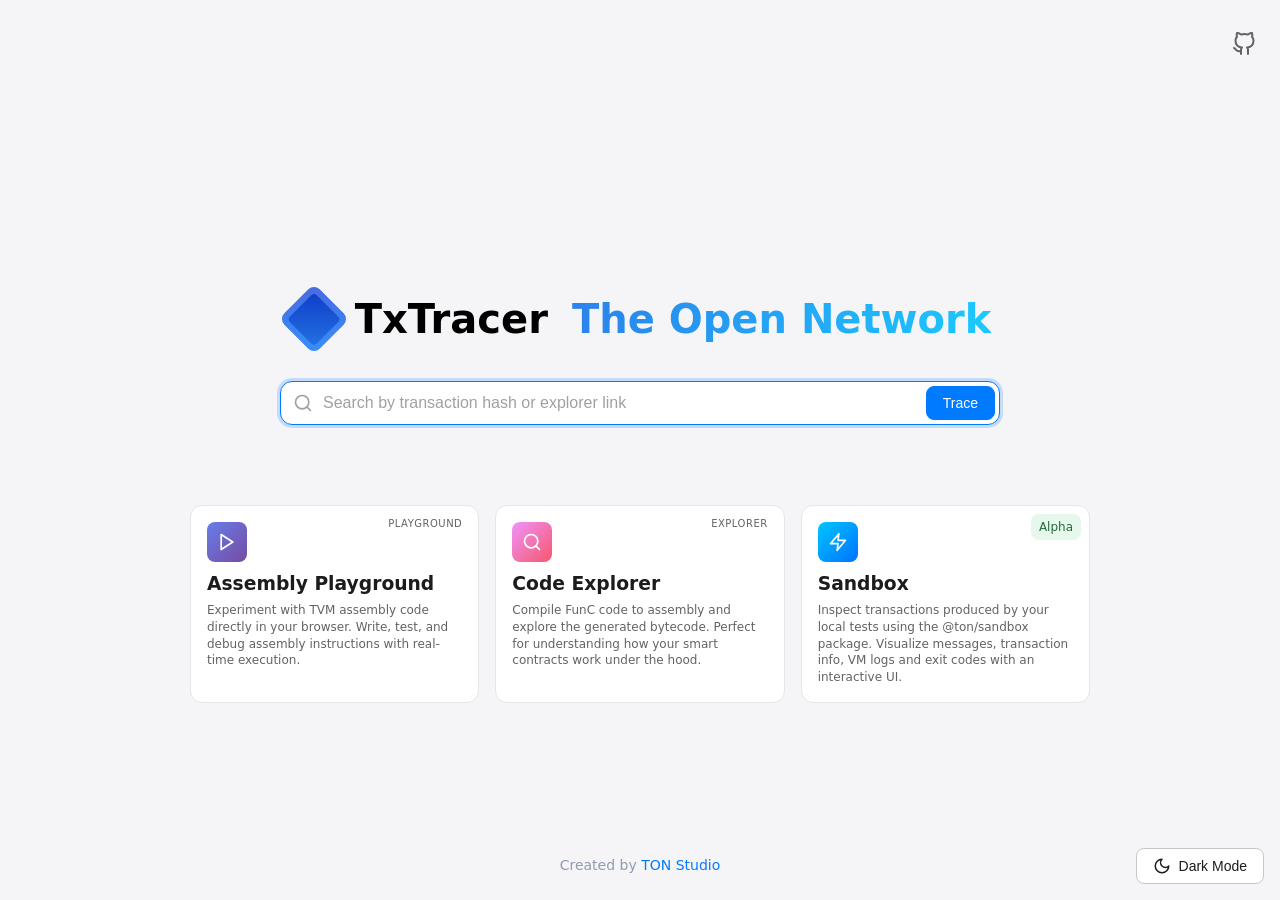
<file: index.html>
<!doctype html>
<html lang="en">
  <head>
    <meta charset="UTF-8" />
    <meta name="viewport" content="width=device-width, initial-scale=1.0" />
    <link rel="icon" type="image/x-icon" href="./assets/favicon.ico" />

    <title>TxTracer | TON</title>
    <meta
      name="description"
      content="TxTracer is a web app for tracing and analyzing TON blockchain transactions. It offers tools to visualize execution, inspect contracts, and debug smart contracts with a code editor and user-friendly interface."
    />

    <!-- Open Graph / Facebook -->
    <meta property="og:type" content="website" />
    <meta property="og:url" content="https://txtracer.ton.org/" />
    <meta property="og:title" content="TxTracer | TON" />
    <meta
      property="og:description"
      content="TxTracer is a web app for tracing and analyzing TON blockchain transactions. It offers tools to visualize execution, inspect contracts, and debug smart contracts with a code editor and user-friendly interface."
    />
    <meta property="og:image" content="https://txtracer.ton.org/assets/cover.png" />
    <meta property="og:image:width" content="1280" />
    <meta property="og:image:height" content="640" />

    <!-- Twitter -->
    <meta property="twitter:card" content="summary_large_image" />
    <meta property="twitter:url" content="https://txtracer.ton.org/" />
    <meta property="twitter:title" content="TxTracer | TON" />
    <meta
      property="twitter:description"
      content="TxTracer is a web app for tracing and analyzing TON blockchain transactions. It offers tools to visualize execution, inspect contracts, and debug smart contracts with a code editor and user-friendly interface."
    />
    <meta property="twitter:image" content="https://txtracer.ton.org/assets/cover.png" />

    <link rel="preconnect" href="https://fonts.googleapis.com" />
    <link rel="preconnect" href="https://fonts.gstatic.com" crossorigin />
    <link
      href="https://fonts.googleapis.com/css2?family=JetBrains+Mono:ital,wght@0,100..800;1,100..800&display=swap"
      rel="stylesheet"
    />

    <!--    <script crossorigin="anonymous" src="//unpkg.com/react-scan/dist/auto.global.js"></script>-->
    <script type="module" crossorigin src="./assets/main-wSjanLC6.js"></script>
    <link rel="modulepreload" crossorigin href="./assets/ton-vendor-BkcVSvwD.js">
    <link rel="modulepreload" crossorigin href="./assets/ton-sandbox-uER9kMRK.js">
    <link rel="modulepreload" crossorigin href="./assets/ton-assembly-XOBA6fiM.js">
    <link rel="modulepreload" crossorigin href="./assets/Badge-CJCUOVJp.js">
    <link rel="modulepreload" crossorigin href="./assets/monaco-editor-core-BNZEfIW9.js">
    <link rel="modulepreload" crossorigin href="./assets/useTraceStepper-CCnusItY.js">
    <link rel="modulepreload" crossorigin href="./assets/StatusBadge-B9TYxxUL.js">
    <link rel="modulepreload" crossorigin href="./assets/actions-BlYEwOCE.js">
    <link rel="stylesheet" crossorigin href="./assets/Badge-BL0bkq_N.css">
    <link rel="stylesheet" crossorigin href="./assets/monaco-editor-core-GL-q52Lm.css">
    <link rel="stylesheet" crossorigin href="./assets/useTraceStepper-C5cufh8z.css">
    <link rel="stylesheet" crossorigin href="./assets/StatusBadge-B-TZBkTp.css">
    <link rel="stylesheet" crossorigin href="./assets/main-BhOZV7kz.css">
  </head>
  <body>
    <div id="root"></div>
  </body>
</html>
</file>
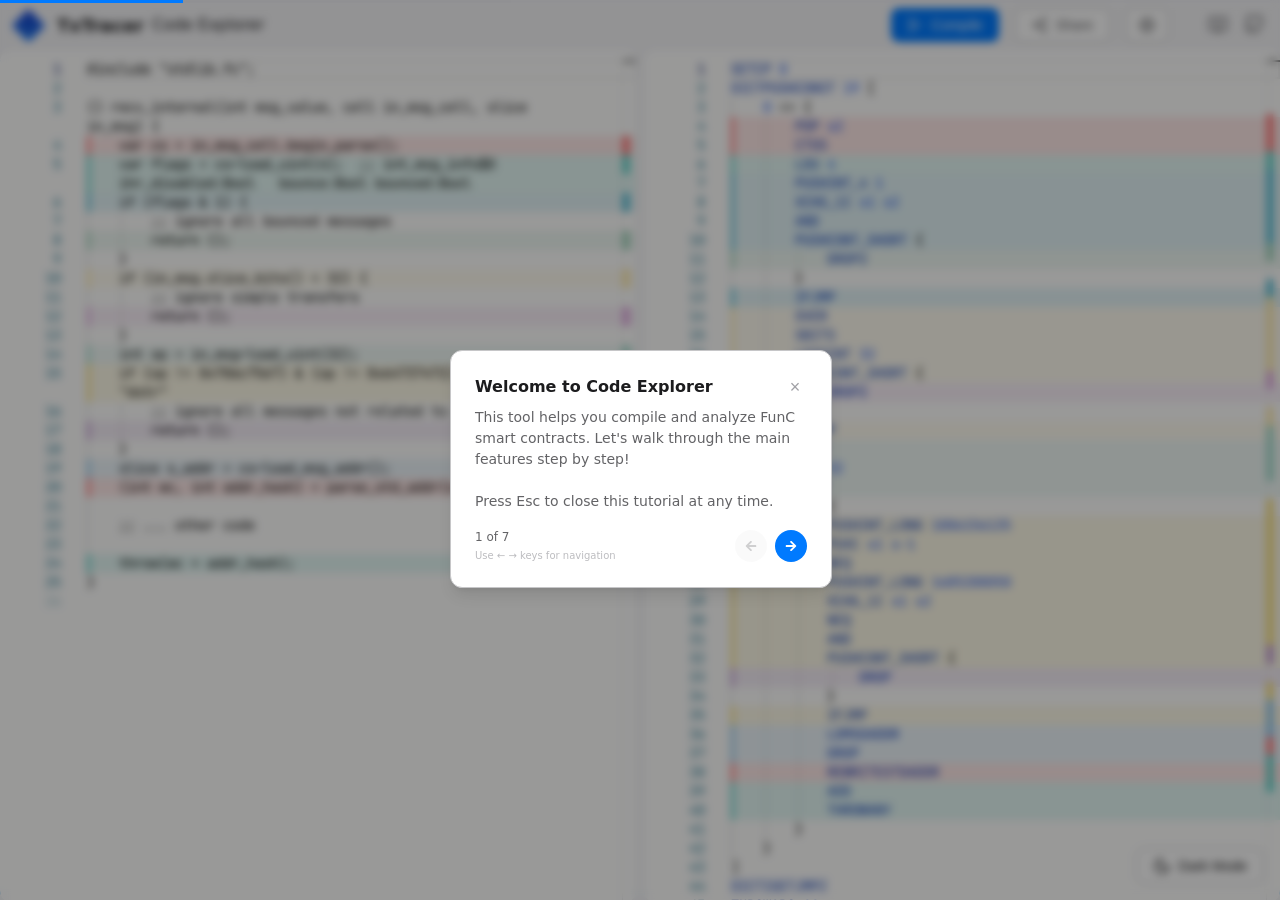
<file: code-explorer/index.html>
<!doctype html>
<html lang="en">
  <head>
    <meta charset="UTF-8" />
    <meta name="viewport" content="width=device-width, initial-scale=1.0" />
    <link rel="icon" type="image/x-icon" href="../assets/favicon.ico" />

    <title>Code Explorer | TxTracer</title>
    <meta
      name="description"
      content="Explore FunC and its compiled TASM assembly side-by-side. Understand how your FunC code translates to low-level instructions."
    />

    <!-- Open Graph / Facebook -->
    <meta property="og:type" content="website" />
    <meta property="og:url" content="https://txtracer.ton.org/code-explorer/" />
    <meta property="og:title" content="Code Explorer | TxTracer" />
    <meta
      property="og:description"
      content="Explore FunC and its compiled TASM assembly side-by-side. Understand how your FunC code translates to low-level instructions."
    />
    <meta property="og:image" content="https://txtracer.ton.org/assets/code-explorer-cover.png" />
    <meta property="og:image:width" content="1280" />
    <meta property="og:image:height" content="640" />

    <!-- Twitter -->
    <meta property="twitter:card" content="summary_large_image" />
    <meta property="twitter:url" content="https://txtracer.ton.org/code-explorer/" />
    <meta property="twitter:title" content="Code Explorer | TxTracer" />
    <meta
      property="twitter:description"
      content="Explore FunC and its compiled TASM assembly side-by-side. Understand how your FunC code translates to low-level instructions."
    />
    <meta
      property="twitter:image"
      content="https://txtracer.ton.org/assets/code-explorer-cover.png"
    />

    <link rel="preconnect" href="https://fonts.googleapis.com" />
    <link rel="preconnect" href="https://fonts.gstatic.com" crossorigin />
    <link
      href="https://fonts.googleapis.com/css2?family=JetBrains+Mono:ital,wght@0,100..800;1,100..800&display=swap"
      rel="stylesheet"
    />

    <!--    <script crossorigin="anonymous" src="//unpkg.com/react-scan/dist/auto.global.js"></script>-->
    <script type="module" crossorigin src="../assets/code-explorer-DWKlNjKM.js"></script>
    <link rel="modulepreload" crossorigin href="../assets/ton-vendor-BkcVSvwD.js">
    <link rel="modulepreload" crossorigin href="../assets/ton-sandbox-uER9kMRK.js">
    <link rel="modulepreload" crossorigin href="../assets/ton-assembly-XOBA6fiM.js">
    <link rel="modulepreload" crossorigin href="../assets/Badge-CJCUOVJp.js">
    <link rel="modulepreload" crossorigin href="../assets/monaco-editor-core-BNZEfIW9.js">
    <link rel="modulepreload" crossorigin href="../assets/index-BewEe8kI.js">
    <link rel="modulepreload" crossorigin href="../assets/ButtonLoader-BZB5v40d.js">
    <link rel="stylesheet" crossorigin href="../assets/Badge-BL0bkq_N.css">
    <link rel="stylesheet" crossorigin href="../assets/monaco-editor-core-GL-q52Lm.css">
    <link rel="stylesheet" crossorigin href="../assets/index-C81VZMOn.css">
    <link rel="stylesheet" crossorigin href="../assets/ButtonLoader-CmFLlT4F.css">
    <link rel="stylesheet" crossorigin href="../assets/code-explorer-CroWzXsC.css">
  </head>
  <body>
    <div id="root"></div>
  </body>
</html>
</file>
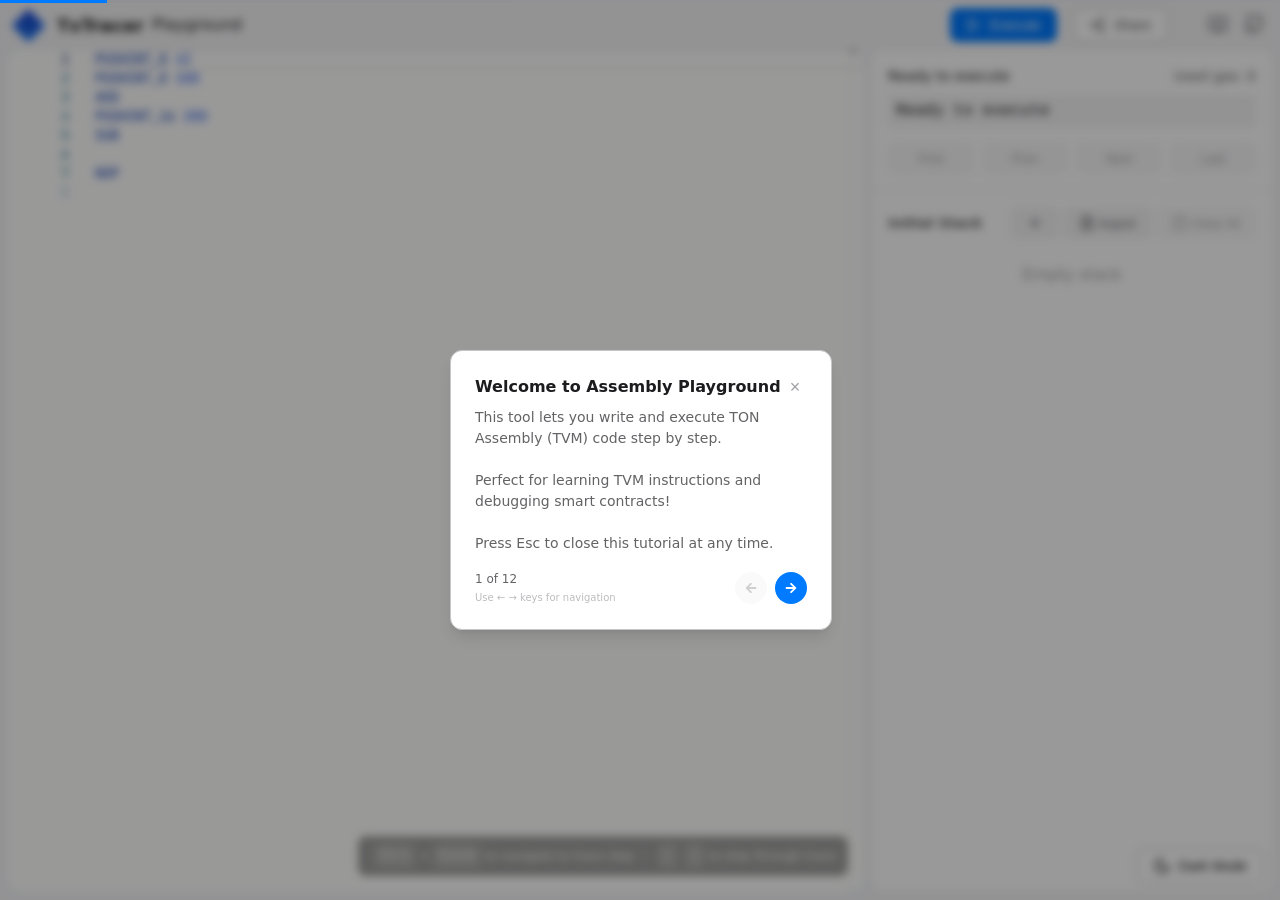
<file: play/index.html>
<!doctype html>
<html lang="en">
  <head>
    <meta charset="UTF-8" />
    <meta name="viewport" content="width=device-width, initial-scale=1.0" />
    <link rel="icon" type="image/x-icon" href="../assets/favicon.ico" />

    <title>Playground | TxTracer</title>
    <meta
      name="description"
      content="Experiment with TASM (TVM Assembly) in an interactive playground. Write, compile, and test assembly code."
    />

    <!-- Open Graph / Facebook -->
    <meta property="og:type" content="website" />
    <meta property="og:url" content="https://txtracer.ton.org/play/" />
    <meta property="og:title" content="Playground | TxTracer" />
    <meta
      property="og:description"
      content="Experiment with TASM (TVM Assembly) in an interactive playground. Write, compile, and test assembly code."
    />
    <meta property="og:image" content="https://txtracer.ton.org/assets/playground-cover.png" />
    <meta property="og:image:width" content="1280" />
    <meta property="og:image:height" content="640" />

    <!-- Twitter -->
    <meta property="twitter:card" content="summary_large_image" />
    <meta property="twitter:url" content="https://txtracer.ton.org/play/" />
    <meta property="twitter:title" content="Playground | TxTracer" />
    <meta
      property="twitter:description"
      content="Experiment with TASM (TVM Assembly) in an interactive playground. Write, compile, and test assembly code."
    />
    <meta property="twitter:image" content="https://txtracer.ton.org/assets/playground-cover.png" />

    <link rel="preconnect" href="https://fonts.googleapis.com" />
    <link rel="preconnect" href="https://fonts.gstatic.com" crossorigin />
    <link
      href="https://fonts.googleapis.com/css2?family=JetBrains+Mono:ital,wght@0,100..800;1,100..800&display=swap"
      rel="stylesheet"
    />

    <!--    <script crossorigin="anonymous" src="//unpkg.com/react-scan/dist/auto.global.js"></script>-->
    <script type="module" crossorigin src="../assets/play-mGJUFt_S.js"></script>
    <link rel="modulepreload" crossorigin href="../assets/ton-vendor-BkcVSvwD.js">
    <link rel="modulepreload" crossorigin href="../assets/ton-sandbox-uER9kMRK.js">
    <link rel="modulepreload" crossorigin href="../assets/ton-assembly-XOBA6fiM.js">
    <link rel="modulepreload" crossorigin href="../assets/Badge-CJCUOVJp.js">
    <link rel="modulepreload" crossorigin href="../assets/monaco-editor-core-BNZEfIW9.js">
    <link rel="modulepreload" crossorigin href="../assets/useTraceStepper-CCnusItY.js">
    <link rel="modulepreload" crossorigin href="../assets/StatusBadge-B9TYxxUL.js">
    <link rel="modulepreload" crossorigin href="../assets/index-BewEe8kI.js">
    <link rel="modulepreload" crossorigin href="../assets/ButtonLoader-BZB5v40d.js">
    <link rel="stylesheet" crossorigin href="../assets/Badge-BL0bkq_N.css">
    <link rel="stylesheet" crossorigin href="../assets/monaco-editor-core-GL-q52Lm.css">
    <link rel="stylesheet" crossorigin href="../assets/useTraceStepper-C5cufh8z.css">
    <link rel="stylesheet" crossorigin href="../assets/StatusBadge-B-TZBkTp.css">
    <link rel="stylesheet" crossorigin href="../assets/index-C81VZMOn.css">
    <link rel="stylesheet" crossorigin href="../assets/ButtonLoader-CmFLlT4F.css">
    <link rel="stylesheet" crossorigin href="../assets/play-BXopuSDZ.css">
  </head>
  <body>
    <div id="root"></div>
  </body>
</html>
</file>
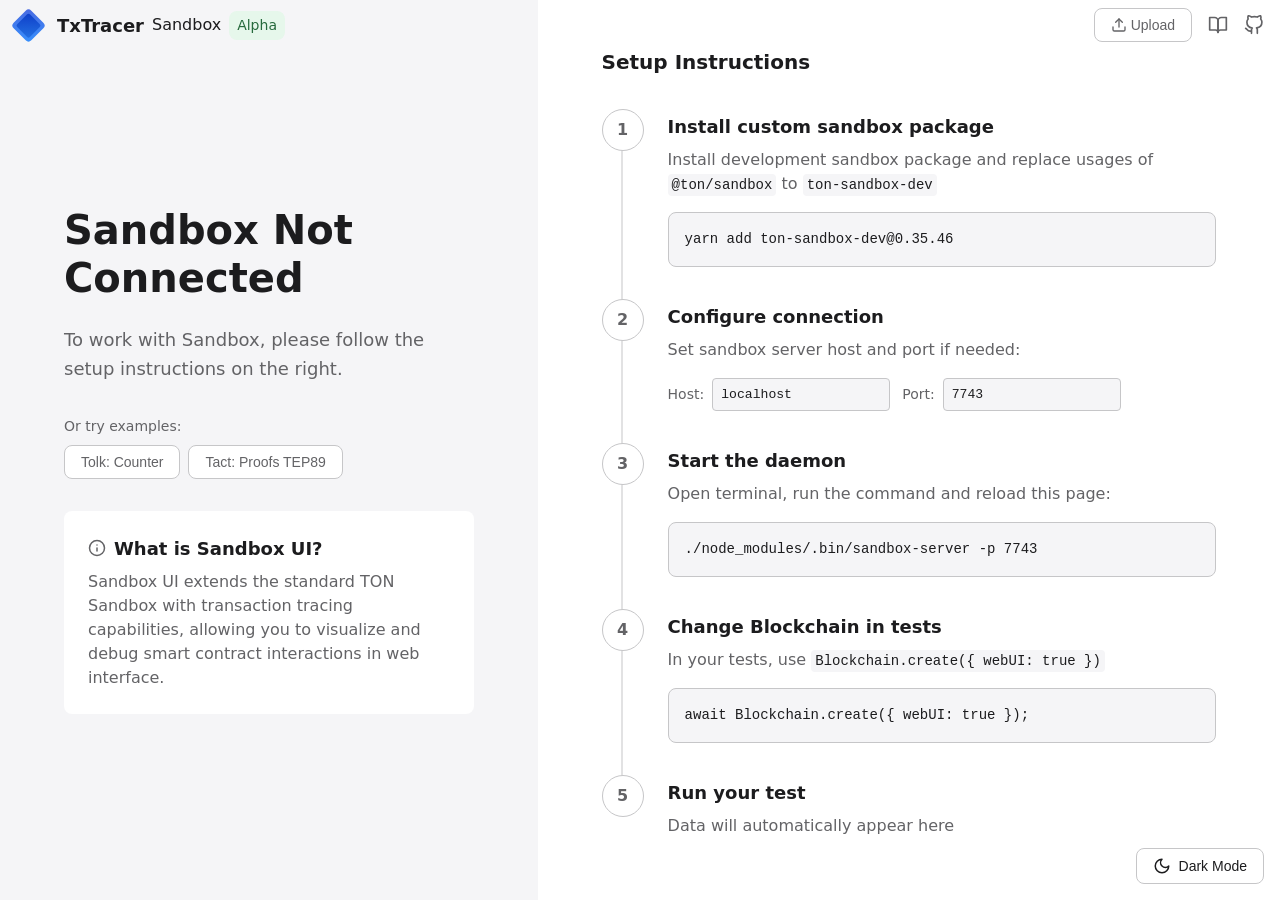
<file: sandbox/index.html>
<!doctype html>
<html lang="en">
  <head>
    <meta charset="UTF-8" />
    <meta name="viewport" content="width=device-width, initial-scale=1.0" />
    <link rel="icon" type="image/x-icon" href="../assets/favicon.ico" />

    <title>Sandbox | TxTracer</title>
    <meta name="description" content="..." />

    <!-- Open Graph / Facebook -->
    <meta property="og:type" content="website" />
    <meta property="og:url" content="https://txtracer.ton.org/sandbox/" />
    <meta property="og:title" content="Sandbox | TxTracer" />
    <meta
      property="og:description"
      content="Visualize the execution of a smart contract from the local sandbox."
    />
    <meta property="og:image" content="https://txtracer.ton.org/assets/sandbox-cover.png" />
    <meta property="og:image:width" content="1280" />
    <meta property="og:image:height" content="640" />

    <!-- Twitter -->
    <meta property="twitter:card" content="summary_large_image" />
    <meta property="twitter:url" content="https://txtracer.ton.org/play/" />
    <meta property="twitter:title" content="Sandbox  | TxTracer" />
    <meta
      property="twitter:description"
      content="Visualize the execution of a smart contract from the local sandbox."
    />
    <meta property="twitter:image" content="https://txtracer.ton.org/assets/sandbox-cover.png" />

    <link rel="preconnect" href="https://fonts.googleapis.com" />
    <link rel="preconnect" href="https://fonts.gstatic.com" crossorigin />
    <link
      href="https://fonts.googleapis.com/css2?family=JetBrains+Mono:ital,wght@0,100..800;1,100..800&display=swap"
      rel="stylesheet"
    />

    <!--    <script crossorigin="anonymous" src="//unpkg.com/react-scan/dist/auto.global.js"></script>-->
    <script type="module" crossorigin src="../assets/sandbox-yDcvMITt.js"></script>
    <link rel="modulepreload" crossorigin href="../assets/ton-vendor-BkcVSvwD.js">
    <link rel="modulepreload" crossorigin href="../assets/ton-sandbox-uER9kMRK.js">
    <link rel="modulepreload" crossorigin href="../assets/ton-assembly-XOBA6fiM.js">
    <link rel="modulepreload" crossorigin href="../assets/Badge-CJCUOVJp.js">
    <link rel="modulepreload" crossorigin href="../assets/index-BewEe8kI.js">
    <link rel="modulepreload" crossorigin href="../assets/useTraceStepper-CCnusItY.js">
    <link rel="modulepreload" crossorigin href="../assets/monaco-editor-core-BNZEfIW9.js">
    <link rel="modulepreload" crossorigin href="../assets/actions-BlYEwOCE.js">
    <link rel="stylesheet" crossorigin href="../assets/Badge-BL0bkq_N.css">
    <link rel="stylesheet" crossorigin href="../assets/index-C81VZMOn.css">
    <link rel="stylesheet" crossorigin href="../assets/useTraceStepper-C5cufh8z.css">
    <link rel="stylesheet" crossorigin href="../assets/monaco-editor-core-GL-q52Lm.css">
    <link rel="stylesheet" crossorigin href="../assets/sandbox-DWVFGqgX.css">
  </head>
  <body>
    <div id="root"></div>
  </body>
</html>
</file>
<file: assets/Badge-BL0bkq_N.css>
:root{--color-white: #ffffff;--color-white-rgb: 255, 255, 255;--color-black: #000000;--color-black-rgb: 0, 0, 0;--color-primary: #007aff;--color-primary-rgb: 0, 122, 255;--color-primary-container-hover: rgba(var(--color-primary-rgb), .1);--color-primary-container-active: rgba(var(--color-primary-rgb), .2);--color-secondary: #0571e4;--color-accent: #ff9500;--color-accent-rgb: 255, 149, 0;--color-success: #34c759;--color-success-rgb: 52, 199, 89;--color-success-bg: #e6f7eb;--color-success-text: #276a3d;--color-share-copied-bg: #e6f7eb;--color-share-copied-border: #34c759;--color-share-copied-text: #276a3d;--color-error: #ff3b30;--color-error-rgb: 255, 59, 48;--color-error-bg: #ffebe9;--color-error-text: #a32119;--color-warning: #ffcc00;--color-warning-rgb: 255, 204, 0;--color-warning-bg: #fff8e1;--color-warning-text: #8a6d3b;--color-info: #007aff;--color-info-rgb: var(--color-primary-rgb);--color-info-bg: #e0f2ff;--color-info-text: #0059b3;--color-semi-black: rgba(0, 0, 0, .05);--color-neutral: #8e8e93;--color-neutral-rgb: 142, 142, 147;--color-neutral-bg: #f0f0f0;--color-neutral-bg-hover: #e5e5e5;--color-neutral-bg-hover-alpha: rgba(var(--color-neutral-rgb), .1);--color-neutral-bg-alpha: rgba(var(--color-neutral-rgb), .2);--color-text-primary: #1c1c1e;--color-text-secondary: #636366;--color-text-tertiary: #a0a6ad;--color-text-secondary-hex: #636366;--color-text-placeholder: #a0a0a5;--color-text-disabled: #bcbbc0;--color-text-on-primary: #ffffff;--color-text-link: var(--color-primary);--color-text-inverted: #ffffff;--editor-faded-text-color: #777777;--color-change-theme-background: #ffffff;--color-change-theme-border: 1px solid var(--color-border);--color-change-theme-color: var(--color-text-primary);--color-background-primary: #ffffff;--color-background-primary-rgb: var(--color-white-rgb);--color-background-secondary: #f5f5f7;--color-background-secondary-rgb: 245, 245, 247;--color-background-tertiary: #e5e5ea;--color-background-modal: var(--color-background-primary);--color-background-input: #ffffff;--color-background-input-focus: var(--color-background-primary);--color-background-error: #fff1f0;--color-highlight-bg: #fff3cd;--color-details-header: var(--color-background-primary);--color-border: #c6c6c8;--color-border-hover: #6c6c6c;--color-divider: #e5e5ea;--status-badge-success-border-color: var(--color-success, #34c759);--status-badge-failed-border-color: var(--color-error, #ff3b30);--status-badge-warning-border-color: var(--color-warning, #ffcc00);--status-badge-pending-border-color: var(--color-warning, #ffcc00);--tooltip-border-color: var(--color-border, #c6c6c8);--color-hint-background: rgba(var(--color-black-rgb), .75);--color-hint-text: var(--color-white);--color-hint-kbd-background: rgba(var(--color-white-rgb), .2);--color-hint-divider-text: rgba(var(--color-white-rgb), .5);--editor-clickable-line-bg: rgba(144, 202, 249, .2);--editor-hovered-line-bg: rgba(66, 165, 245, .4);--editor-hovered-line-border: #1976d2;--stack-item-null-bg: #f2f2f2;--stack-item-null-text: #666666;--stack-item-nan-bg: #f2f2f2;--stack-item-nan-text: #666666;--stack-item-integer-bg: #e3f2fd;--stack-item-integer-text: #0d47a1;--stack-item-cell-bg: #e8f5e9;--stack-item-cell-text: #1b5e20;--stack-item-slice-bg: #fff3e0;--stack-item-slice-text: #e65100;--stack-item-builder-bg: #f3e5f5;--stack-item-builder-text: #6a1b9a;--stack-item-continuation-bg: #e1f5fe;--stack-item-continuation-text: #01579b;--stack-item-address-bg: #e8eaf6;--stack-item-address-text: #283593;--stack-item-tuple-bg: #ffebee;--stack-item-tuple-text: #c62828;--stack-item-unknown-bg: #fafafa;--stack-item-unknown-text: #616161;--stack-item-hover-shadow: 0 1px 3px rgba(0, 0, 0, .1);--stack-item-expanded-bg: rgba(var(--color-white-rgb), .5);--stack-item-border: var(--color-divider);--stack-item-index-bg: #eee;--stack-item-index-text: var(--color-text-secondary);--stack-item-label-text: var(--color-text-secondary);--stack-item-details-text: var(--color-text-secondary);--stack-item-ellipsis-text: #999999;--action-send-msg-bg-alpha: rgba(74, 105, 224, .1);--action-send-msg-border: #4a69e0;--action-set-code-bg-alpha: rgba(52, 199, 89, .1);--action-set-code-border: #34c759;--action-reserve-bg-alpha: rgba(255, 149, 0, .1);--action-reserve-border: #ff9500;--action-unknown-bg-alpha: rgba(255, 59, 48, .1);--action-unknown-border: var(--color-error);--scrollbar-thumb-color: #d1d1d6;--scrollbar-track-color: #f5f5f7;--shadow-sm: 0 1px 2px 0 rgba(0, 0, 0, .05);--shadow-md: 0 4px 6px -1px rgba(0, 0, 0, .1), 0 2px 4px -1px rgba(0, 0, 0, .06);--shadow-lg: 0 10px 15px -3px rgba(0, 0, 0, .1), 0 4px 6px -2px rgba(0, 0, 0, .05);--font-family-sans: system-ui, -apple-system, BlinkMacSystemFont, "Segoe UI", Roboto, Helvetica, Arial, sans-serif, "Apple Color Emoji", "Segoe UI Emoji";--font-family-mono: "SF Mono", "Menlo", "Monaco", "Consolas", "Liberation Mono", "Courier New", monospace;--font-size-xss: .65rem;--font-size-xs: .75rem;--font-size-xsm: .82rem;--font-size-sm: .875rem;--font-size-base: 1rem;--font-size-lg: 1.125rem;--font-size-xl: 1.25rem;--font-size-2xl: 1.5rem;--font-weight-light: 300;--font-weight-normal: 400;--font-weight-medium: 500;--font-weight-semibold: 600;--font-weight-bold: 700;--spacing-xss: .1rem;--spacing-xs: .25rem;--spacing-sm: .5rem;--spacing-mds: .75rem;--spacing-md: 1rem;--spacing-lmd: 1.25rem;--spacing-lg: 1.5rem;--spacing-xl: 2rem;--spacing-2xl: 3rem;--border-radius-sm: .25rem;--border-radius-md: .5rem;--border-radius-lg: .75rem;--border-radius-full: 9999px;--blur-radius-sm: 4px;--transition-duration-fast: .15s;--transition-duration-normal: .3s;--z-index-dropdown: 1000;--z-index-modal: 1050;--z-index-tooltip: 1100;--table-border-color: var(--color-divider);--table-section-divider-bg: var(--color-background-secondary);--table-th-text-color: var(--color-text-secondary);--table-th-border-color: var(--color-background-tertiary);--table-td-text-color: var(--color-text-primary);--table-value-highlight-color: var(--color-primary);--table-gas-value-color: #c62828;--table-boolean-true-color: var(--color-success-text);--table-boolean-false-color: var(--color-error-text);--table-hash-bg-color: var(--color-background-input);--table-code-bg-color: var(--color-background-input);--table-code-text-color: var(--color-text-primary);--tracepage-logo-main-color: #000000;--tracepage-logo-gradient-start: #4a69e0;--tracepage-logo-gradient-end: #3690fd;--tracepage-logo-inner-gradient-start: #0f3ec9;--tracepage-logo-inner-gradient-end: #2371e2;--tracepage-create-by-text-color: #909ab0;--tracepage-create-by-link-color: var(--color-primary);--tracepage-create-by-link-hover-color: #2371e2;--cell-bg-color-1: #fde7e7;--cell-bg-color-1-hover: #f8d9d9;--cell-bg-color-2: #e7f4fd;--cell-bg-color-2-hover: #d9eaf8;--cell-bg-color-3: #e7fde7;--cell-bg-color-3-hover: #d9f8d9;--cell-bg-color-4: #fdf8e7;--cell-bg-color-4-hover: #f8f1d9;--cell-bg-color-5: #f3e7fd;--cell-bg-color-5-hover: #e9d9f8;--share-button-bg: var(--color-background-primary);--settings-dropdown-bg: var(--color-background-primary);--settings-dropdown-border: var(--color-border);--settings-dropdown-shadow: var(--shadow-lg);--settings-item-hover-bg: var(--color-neutral-bg-hover-alpha);--settings-checkbox-accent: var(--color-primary);font-family:var(--font-family-sans),sans-serif;line-height:1.5;font-weight:var(--font-weight-normal);color:var(--color-text-primary);background-color:var(--color-background-primary);font-synthesis:none;text-rendering:optimizeLegibility;-webkit-font-smoothing:antialiased;-moz-osx-font-smoothing:grayscale}.dark-theme{--color-white: #ffffff;--color-white-rgb: 255, 255, 255;--color-black: #000000;--color-black-rgb: 0, 0, 0;--color-primary: #0a84ff;--color-primary-rgb: 10, 132, 255;--color-primary-container-hover: rgba(var(--color-primary-rgb), .15);--color-primary-container-active: rgba(var(--color-primary-rgb), .25);--color-secondary: #0571e4;--color-accent: #ff9f0a;--color-accent-rgb: 255, 159, 10;--color-success: #30d158;--color-success-rgb: 48, 209, 88;--color-success-bg: #1c3e26;--color-success-text: #7cd996;--color-share-copied-bg: #1c3e26;--color-share-copied-border: #30d158;--color-share-copied-text: #7cd996;--color-error: #ff453a;--color-error-rgb: 255, 69, 58;--color-error-bg: #4d1a16;--color-error-text: #ff8f87;--color-warning: #ffd60a;--color-warning-rgb: 255, 214, 10;--color-warning-bg: #4d3800;--color-warning-text: #ffe580;--color-info: #0a84ff;--color-info-rgb: var(--color-primary-rgb);--color-info-bg: #003366;--color-info-text: #66b3ff;--color-semi-black: rgb(0, 0, 0, .25);--color-neutral: #8e8e93;--color-neutral-rgb: 142, 142, 147;--color-neutral-bg: #3a3a3c;--color-neutral-bg-hover: #48484a;--color-neutral-bg-hover-alpha: rgba(var(--color-neutral-rgb), .2);--color-neutral-bg-alpha: rgba(var(--color-neutral-rgb), .3);--color-text-primary: #ffffff;--color-text-secondary: #aeaeb2;--color-text-tertiary: #aeaeb2;--color-text-secondary-hex: #aeaeb2;--color-text-placeholder: #8e8e93;--color-text-disabled: #505054;--color-text-on-primary: #ffffff;--color-text-link: var(--color-primary);--color-text-inverted: #1c1c1e;--editor-faded-text-color: #aaaaaa;--color-change-theme-background: #2c2c2e;--color-change-theme-border: 0;--color-change-theme-color: var(--color-text-primary);--color-background-primary: #1c1c1e;--color-background-primary-rgb: 28, 28, 30;--color-background-secondary: #0f0f0f;--color-background-secondary-rgb: 44, 44, 46;--color-background-tertiary: #242425;--color-background-modal: var(--color-background-secondary);--color-background-input: #2c2c2e;--color-background-input-focus: #3a3a3c;--color-background-error: #2f1716;--color-highlight-bg: #6f3434;--color-details-header: var(--color-background-primary);--color-border: #48484a;--color-border-hover: #737373;--color-divider: #3a3a3c;--color-border-light-alpha: rgba(var(--color-white-rgb), .2);--status-badge-success-border-color: transparent;--status-badge-failed-border-color: transparent;--status-badge-warning-border-color: transparent;--status-badge-pending-border-color: transparent;--tooltip-border-color: transparent;--color-hint-background: rgba(var(--color-black-rgb), .85);--color-hint-text: var(--color-white);--color-hint-kbd-background: rgba(var(--color-white-rgb), .25);--color-hint-divider-text: rgba(var(--color-white-rgb), .55);--editor-clickable-line-bg: rgba(var(--color-primary-rgb), .25);--editor-hovered-line-bg: rgba(var(--color-primary-rgb), .45);--editor-hovered-line-border: var(--color-primary);--stack-item-null-bg: #3a3a3c;--stack-item-null-text: #aeaeb2;--stack-item-nan-bg: #3a3a3c;--stack-item-nan-text: #aeaeb2;--stack-item-integer-bg: #002b4d;--stack-item-integer-text: #79baff;--stack-item-cell-bg: #0c3d13;--stack-item-cell-text: #8ae098;--stack-item-slice-bg: #4d2a00;--stack-item-slice-text: #ffb766;--stack-item-builder-bg: #38004d;--stack-item-builder-text: #d279ff;--stack-item-continuation-bg: #003252;--stack-item-continuation-text: #66cfff;--stack-item-address-bg: #1a237e;--stack-item-address-text: #a7b0ff;--stack-item-tuple-bg: #5c1313;--stack-item-tuple-text: #ff8a8a;--stack-item-unknown-bg: #2c2c2e;--stack-item-unknown-text: #c7c7c7;--stack-item-hover-shadow: 0 1px 3px rgba(0, 0, 0, .3);--stack-item-expanded-bg: rgba(var(--color-black-rgb), .3);--stack-item-border: var(--color-divider);--stack-item-index-bg: #303034;--stack-item-index-text: var(--color-text-secondary);--stack-item-label-text: var(--color-text-secondary);--stack-item-details-text: var(--color-text-secondary);--stack-item-ellipsis-text: #bbbbbb;--action-send-msg-bg-alpha: rgba(var(--color-primary-rgb), .2);--action-send-msg-border: var(--color-primary);--action-set-code-bg-alpha: rgba(var(--color-success-rgb), .2);--action-set-code-border: var(--color-success);--action-reserve-bg-alpha: rgba(var(--color-accent-rgb), .2);--action-reserve-border: var(--color-accent);--action-unknown-bg-alpha: rgba(var(--color-error-rgb), .2);--action-unknown-border: var(--color-error);--scrollbar-thumb-color: #555558;--scrollbar-track-color: #2c2c2e;--shadow-sm: 0 1px 2px 0 rgba(0, 0, 0, .15);--shadow-md: 0 4px 6px -1px rgba(0, 0, 0, .2), 0 2px 4px -1px rgba(0, 0, 0, .15);--shadow-lg: 0 10px 15px -3px rgba(0, 0, 0, .2), 0 4px 6px -2px rgba(0, 0, 0, .15);--table-border-color: var(--color-divider);--table-section-divider-bg: var(--color-background-secondary);--table-th-text-color: var(--color-text-secondary);--table-th-border-color: var(--color-background-primary);--table-td-text-color: var(--color-text-primary);--table-value-highlight-color: var(--color-primary);--table-gas-value-color: #ff8a8a;--table-boolean-true-color: var(--color-success-text);--table-boolean-false-color: var(--color-error-text);--table-hash-bg-color: var(--color-background-input);--table-code-bg-color: var(--color-background-input);--table-code-text-color: var(--color-text-primary);--tracepage-logo-main-color: var(--color-text-primary);--tracepage-logo-gradient-start: #4a69e0;--tracepage-logo-gradient-end: #3690fd;--tracepage-logo-inner-gradient-start: #0f3ec9;--tracepage-logo-inner-gradient-end: #2371e2;--tracepage-create-by-text-color: var(--color-text-secondary);--tracepage-create-by-link-color: var(--color-primary);--tracepage-create-by-link-hover-color: #2371e2;--cell-bg-color-1: #4a2e2e;--cell-bg-color-1-hover: #402626;--cell-bg-color-2: #2e3e4a;--cell-bg-color-2-hover: #263540;--cell-bg-color-3: #2e4a2e;--cell-bg-color-3-hover: #264026;--cell-bg-color-4: #4a452e;--cell-bg-color-4-hover: #403b26;--cell-bg-color-5: #3c2e4a;--cell-bg-color-5-hover: #322640;--share-button-bg: var(--color-background-tertiary);--settings-dropdown-bg: var(--color-background-tertiary);--settings-dropdown-border: var(--color-border);--settings-dropdown-shadow: var(--shadow-lg);--settings-item-hover-bg: var(--color-neutral-bg-hover-alpha);--settings-checkbox-accent: var(--color-primary)}#root{background-color:var(--color-background-secondary)}body{margin:0;font-family:var(--font-family-sans),sans-serif;background-color:var(--color-background-primary);color:var(--color-text-primary)}a{text-decoration:none}a:hover{text-decoration:underline}._btn_ri6kk_1{border:none;cursor:pointer;font-weight:var(--font-weight-medium);border-radius:var(--border-radius-md);transition:background-color .15s ease,opacity .15s ease,border-color .15s ease,color .15s ease;text-decoration:none;display:inline-flex;align-items:center;justify-content:center;user-select:none}._btn_ri6kk_1:disabled{opacity:.6;cursor:not-allowed}._btn-primary_ri6kk_22{background-color:var(--color-primary);color:var(--color-text-on-primary);border:1px solid var(--color-primary)}._btn-primary_ri6kk_22:hover:not(:disabled){background-color:var(--color-secondary);border-color:var(--color-secondary)}._btn-primary_ri6kk_22:active:not(:disabled){background-color:var(--color-primary);border-color:var(--color-primary)}._btn-ghost_ri6kk_36{background-color:transparent;color:var(--color-text-link);border:1px solid var(--color-border)}._btn-ghost_ri6kk_36:hover:not(:disabled){background-color:var(--color-background-tertiary);border-color:var(--color-divider);color:var(--color-text-primary)}._btn-ghost_ri6kk_36:active:not(:disabled){background-color:var(--color-divider)}._btn-sm_ri6kk_50{font-size:var(--font-size-xs);padding:calc(var(--spacing-xs) * 1.5) var(--spacing-sm)}._btn-md_ri6kk_54{font-size:var(--font-size-sm);padding:var(--spacing-sm) var(--spacing-md)}._btn-lg_ri6kk_58{font-size:var(--font-size-base);padding:var(--spacing-md) var(--spacing-lg)}._errorBanner_14hiy_1{position:fixed;display:flex;align-items:center;justify-content:space-between;gap:var(--spacing-md);background-color:var(--color-error-bg);color:var(--color-error-text);border:1px solid var(--color-error);border-radius:var(--border-radius-md);padding:var(--spacing-sm) var(--spacing-md);margin:var(--spacing-sm);font-size:var(--font-size-sm);z-index:10000}._errorBanner_14hiy_1 span{margin-top:-1px}._errorBanner_14hiy_1 button{color:var(--color-error-text);border:0;font-size:var(--font-size-lg)}._errorBanner_14hiy_1 button:hover:not(:disabled){background-color:var(--color-error-bg);color:var(--color-error-text)}._slideOut_14hiy_32{animation:_slideOut_14hiy_32 .2s ease-in forwards}@keyframes _slideOut_14hiy_32{0%{transform:translate(0);opacity:1}to{transform:translate(-100%);opacity:0}}._spinnerContainer_h9oif_1{display:flex;flex-direction:column;align-items:center;gap:var(--spacing-md);margin-top:var(--spacing-lg);transition:opacity .3s ease-in-out,visibility .3s ease-in-out}._spinnerContainer_h9oif_1._hidden_h9oif_12{visibility:hidden;opacity:0}._spinnerWrapper_h9oif_17{position:relative;width:32px;height:32px;display:flex;align-items:center;justify-content:center}._loadingText_h9oif_26{font-size:var(--font-size-base);color:var(--color-text-primary);font-weight:var(--font-weight-medium)}._loadingSubtext_h9oif_32{font-size:var(--font-size-sm);color:var(--color-text-secondary);margin-top:var(--spacing-xs);display:flex;align-items:center}._dotAnimation_h9oif_40{display:inline-block;margin-left:3px}._dot_h9oif_40{animation:_dotBlink_h9oif_1 1.5s infinite;animation-fill-mode:both;opacity:0}._dot_h9oif_40:nth-child(2){animation-delay:.2s}._dot_h9oif_40:nth-child(3){animation-delay:.4s}._spinner_h9oif_1{width:24px;height:24px;border-radius:var(--border-radius-full);border:2px solid transparent;border-top-color:var(--color-primary);border-right-color:var(--color-primary);animation:_spinnerRotate_h9oif_1 .8s linear infinite;box-sizing:border-box;z-index:1}._spinnerGlow_h9oif_71{position:absolute;width:32px;height:32px;border-radius:var(--border-radius-full);background:radial-gradient(circle,rgba(var(--color-primary-rgb),.2),rgba(var(--color-primary-rgb),0) 70%);animation:_pulse_h9oif_1 1.5s ease-in-out infinite;opacity:.6}@keyframes _dotBlink_h9oif_1{0%{opacity:0}20%{opacity:1}to{opacity:0}}@keyframes _spinnerRotate_h9oif_1{to{transform:rotate(360deg)}}@keyframes _pulse_h9oif_1{0%,to{transform:scale(1);opacity:.7}50%{transform:scale(1.1);opacity:1}}@keyframes _fadeIn_h9oif_1{0%{transform:translateY(-5px)}to{transform:translateY(0)}}._fullScreenContainer_1afwj_1{position:fixed;top:0;left:0;width:100%;height:100%;display:flex;flex-direction:column;justify-content:center;align-items:center;background-color:var(--color-background-primary);z-index:9999;opacity:1;transition:opacity .3s ease-in-out}._hidden_1afwj_17{opacity:0;pointer-events:none}._contentWrapper_1afwj_22{display:flex;flex-direction:column;align-items:center;gap:var(--spacing-md)}._themeToggleButton_1rdad_1{position:fixed;bottom:var(--spacing-md);right:var(--spacing-md);z-index:var(--z-index-tooltip);border:var(--color-change-theme-border);background-color:var(--color-change-theme-background);color:var(--color-change-theme-color);transition:none}._toggleButtonText_1rdad_13{margin-left:var(--spacing-sm)}@media (max-width: 768px){._toggleButtonText_1rdad_13{display:none}}._badge_gyiht_1{font-size:var(--font-size-sm);padding:var(--spacing-xs) var(--spacing-sm);border-radius:var(--border-radius-md);color:var(--color-text-inverted);display:inline-block;font-weight:var(--font-weight-medium)}._badgeGreen_gyiht_10{background-color:var(--color-success-bg);color:var(--color-success-text)}._badgeRed_gyiht_15{background-color:var(--color-error-bg);color:var(--color-error-text)}._badgeBlue_gyiht_20{background-color:var(--color-info-bg);color:var(--color-info-text)}._badgeGray_gyiht_25{background-color:var(--color-neutral-bg-hover);color:var(--color-text-primary)}
</file>
<file: assets/monaco-editor-core-GL-q52Lm.css>
.monaco-editor{font-family:-apple-system,BlinkMacSystemFont,Segoe WPC,Segoe UI,HelveticaNeue-Light,system-ui,Ubuntu,Droid Sans,sans-serif;--monaco-monospace-font: "SF Mono", Monaco, Menlo, Consolas, "Ubuntu Mono", "Liberation Mono", "DejaVu Sans Mono", "Courier New", monospace}.monaco-menu .monaco-action-bar.vertical .action-item .action-menu-item:focus .action-label{stroke-width:1.2px}.monaco-editor.vs-dark .monaco-menu .monaco-action-bar.vertical .action-menu-item:focus .action-label,.monaco-editor.hc-black .monaco-menu .monaco-action-bar.vertical .action-menu-item:focus .action-label,.monaco-editor.hc-light .monaco-menu .monaco-action-bar.vertical .action-menu-item:focus .action-label{stroke-width:1.2px}.monaco-hover p{margin:0}.monaco-aria-container{position:absolute!important;top:0;height:1px;width:1px;margin:-1px;overflow:hidden;padding:0;clip:rect(1px,1px,1px,1px);clip-path:inset(50%)}.monaco-editor,.monaco-diff-editor .synthetic-focus,.monaco-diff-editor [tabindex="0"]:focus,.monaco-diff-editor [tabindex="-1"]:focus,.monaco-diff-editor button:focus,.monaco-diff-editor input[type=button]:focus,.monaco-diff-editor input[type=checkbox]:focus,.monaco-diff-editor input[type=search]:focus,.monaco-diff-editor input[type=text]:focus,.monaco-diff-editor select:focus,.monaco-diff-editor textarea:focus{outline-width:1px;outline-style:solid;outline-offset:-1px;outline-color:var(--vscode-focusBorder);opacity:1}.monaco-workbench .workbench-hover{position:relative;font-size:13px;line-height:19px;z-index:40;overflow:hidden;max-width:700px;background:var(--vscode-editorHoverWidget-background);border:1px solid var(--vscode-editorHoverWidget-border);border-radius:3px;color:var(--vscode-editorHoverWidget-foreground);box-shadow:0 2px 8px var(--vscode-widget-shadow)}.monaco-workbench .workbench-hover hr{border-bottom:none}.monaco-workbench .workbench-hover:not(.skip-fade-in){animation:fadein .1s linear}.monaco-workbench .workbench-hover.compact{font-size:12px}.monaco-workbench .workbench-hover.compact .hover-contents{padding:2px 8px}.monaco-workbench .workbench-hover-container.locked .workbench-hover{outline:1px solid var(--vscode-editorHoverWidget-border)}.monaco-workbench .workbench-hover-container.locked .workbench-hover:focus,.monaco-workbench .workbench-hover-lock:focus{outline:1px solid var(--vscode-focusBorder)}.monaco-workbench .workbench-hover-container.locked .workbench-hover-lock:hover{background:var(--vscode-toolbar-hoverBackground)}.monaco-workbench .workbench-hover-pointer{position:absolute;z-index:41;pointer-events:none}.monaco-workbench .workbench-hover-pointer:after{content:"";position:absolute;width:5px;height:5px;background-color:var(--vscode-editorHoverWidget-background);border-right:1px solid var(--vscode-editorHoverWidget-border);border-bottom:1px solid var(--vscode-editorHoverWidget-border)}.monaco-workbench .locked .workbench-hover-pointer:after{width:4px;height:4px;border-right-width:2px;border-bottom-width:2px}.monaco-workbench .workbench-hover-pointer.left{left:-3px}.monaco-workbench .workbench-hover-pointer.right{right:3px}.monaco-workbench .workbench-hover-pointer.top{top:-3px}.monaco-workbench .workbench-hover-pointer.bottom{bottom:3px}.monaco-workbench .workbench-hover-pointer.left:after{transform:rotate(135deg)}.monaco-workbench .workbench-hover-pointer.right:after{transform:rotate(315deg)}.monaco-workbench .workbench-hover-pointer.top:after{transform:rotate(225deg)}.monaco-workbench .workbench-hover-pointer.bottom:after{transform:rotate(45deg)}.monaco-workbench .workbench-hover a{color:var(--vscode-textLink-foreground)}.monaco-workbench .workbench-hover a:focus{outline:1px solid;outline-offset:-1px;text-decoration:underline;outline-color:var(--vscode-focusBorder)}.monaco-workbench .workbench-hover a:hover,.monaco-workbench .workbench-hover a:active{color:var(--vscode-textLink-activeForeground)}.monaco-workbench .workbench-hover code{background:var(--vscode-textCodeBlock-background)}.monaco-workbench .workbench-hover .hover-row .actions{background:var(--vscode-editorHoverWidget-statusBarBackground)}.monaco-workbench .workbench-hover.right-aligned{left:1px}.monaco-workbench .workbench-hover.right-aligned .hover-row.status-bar .actions{flex-direction:row-reverse}.monaco-workbench .workbench-hover.right-aligned .hover-row.status-bar .actions .action-container{margin-right:0;margin-left:16px}.monaco-scrollable-element>.scrollbar>.scra{cursor:pointer;font-size:11px!important}.monaco-scrollable-element>.visible{opacity:1;background:#0000;transition:opacity .1s linear;z-index:11}.monaco-scrollable-element>.invisible{opacity:0;pointer-events:none}.monaco-scrollable-element>.invisible.fade{transition:opacity .8s linear}.monaco-scrollable-element>.shadow{position:absolute;display:none}.monaco-scrollable-element>.shadow.top{display:block;top:0;left:3px;height:3px;width:100%;box-shadow:var(--vscode-scrollbar-shadow) 0 6px 6px -6px inset}.monaco-scrollable-element>.shadow.left{display:block;top:3px;left:0;height:100%;width:3px;box-shadow:var(--vscode-scrollbar-shadow) 6px 0 6px -6px inset}.monaco-scrollable-element>.shadow.top-left-corner{display:block;top:0;left:0;height:3px;width:3px}.monaco-scrollable-element>.shadow.top.left{box-shadow:var(--vscode-scrollbar-shadow) 6px 0 6px -6px inset}.monaco-scrollable-element>.scrollbar>.slider{background:var(--vscode-scrollbarSlider-background)}.monaco-scrollable-element>.scrollbar>.slider:hover{background:var(--vscode-scrollbarSlider-hoverBackground)}.monaco-scrollable-element>.scrollbar>.slider.active{background:var(--vscode-scrollbarSlider-activeBackground)}.monaco-hover{cursor:default;position:absolute;overflow:hidden;user-select:text;-webkit-user-select:text;box-sizing:border-box;animation:fadein .1s linear;line-height:1.5em;white-space:var(--vscode-hover-whiteSpace, normal)}.monaco-hover.hidden{display:none}.monaco-hover a:hover:not(.disabled){cursor:pointer}.monaco-hover .hover-contents:not(.html-hover-contents){padding:4px 8px}.monaco-hover .markdown-hover>.hover-contents:not(.code-hover-contents){max-width:var(--vscode-hover-maxWidth, 500px);word-wrap:break-word}.monaco-hover .markdown-hover>.hover-contents:not(.code-hover-contents) hr{min-width:100%}.monaco-hover p,.monaco-hover .code,.monaco-hover ul,.monaco-hover h1,.monaco-hover h2,.monaco-hover h3,.monaco-hover h4,.monaco-hover h5,.monaco-hover h6{margin:8px 0}.monaco-hover h1,.monaco-hover h2,.monaco-hover h3,.monaco-hover h4,.monaco-hover h5,.monaco-hover h6{line-height:1.1}.monaco-hover code{font-family:var(--monaco-monospace-font)}.monaco-hover hr{box-sizing:border-box;border-left:0px;border-right:0px;margin:4px -8px -4px;height:1px}.monaco-hover p:first-child,.monaco-hover .code:first-child,.monaco-hover ul:first-child{margin-top:0}.monaco-hover p:last-child,.monaco-hover .code:last-child,.monaco-hover ul:last-child{margin-bottom:0}.monaco-hover ul,.monaco-hover ol{padding-left:20px}.monaco-hover li>p{margin-bottom:0}.monaco-hover li>ul{margin-top:0}.monaco-hover code{border-radius:3px;padding:0 .4em}.monaco-hover .monaco-tokenized-source{white-space:var(--vscode-hover-sourceWhiteSpace, pre-wrap)}.monaco-hover .hover-row.status-bar{font-size:12px;line-height:22px}.monaco-hover .hover-row.status-bar .info{font-style:italic;padding:0 8px}.monaco-hover .hover-row.status-bar .actions{display:flex;padding:0 8px;width:100%}.monaco-hover .hover-row.status-bar .actions .action-container{margin-right:16px;cursor:pointer}.monaco-hover .hover-row.status-bar .actions .action-container .action .icon{padding-right:4px}.monaco-hover .hover-row.status-bar .actions .action-container a{color:var(--vscode-textLink-foreground);text-decoration:var(--text-link-decoration)}.monaco-hover .markdown-hover .hover-contents .codicon{color:inherit;font-size:inherit;vertical-align:middle}.monaco-hover .hover-contents a.code-link:hover,.monaco-hover .hover-contents a.code-link{color:inherit}.monaco-hover .hover-contents a.code-link:before{content:"("}.monaco-hover .hover-contents a.code-link:after{content:")"}.monaco-hover .hover-contents a.code-link>span{text-decoration:underline;border-bottom:1px solid transparent;text-underline-position:under;color:var(--vscode-textLink-foreground)}.monaco-hover .hover-contents a.code-link>span:hover{color:var(--vscode-textLink-activeForeground)}.monaco-hover .markdown-hover .hover-contents:not(.code-hover-contents):not(.html-hover-contents) span{margin-bottom:4px;display:inline-block}.monaco-hover .markdown-hover .hover-contents:not(.code-hover-contents):not(.html-hover-contents) span.codicon{margin-bottom:2px}.monaco-hover-content .action-container a{-webkit-user-select:none;user-select:none}.monaco-hover-content .action-container.disabled{pointer-events:none;opacity:.4;cursor:default}.monaco-editor .rendered-markdown kbd{background-color:var(--vscode-keybindingLabel-background);color:var(--vscode-keybindingLabel-foreground);border-style:solid;border-width:1px;border-radius:3px;border-color:var(--vscode-keybindingLabel-border);border-bottom-color:var(--vscode-keybindingLabel-bottomBorder);box-shadow:inset 0 -1px 0 var(--vscode-widget-shadow);vertical-align:middle;padding:1px 3px}.rendered-markdown li:has(input[type=checkbox]){list-style-type:none}.monaco-aria-container{position:absolute;left:-999em}.context-view{position:absolute}.context-view.fixed{all:initial;font-family:inherit;font-size:13px;position:fixed;color:inherit}.monaco-list{position:relative;height:100%;width:100%;white-space:nowrap}.monaco-list.mouse-support{user-select:none;-webkit-user-select:none}.monaco-list>.monaco-scrollable-element{height:100%}.monaco-list-rows{position:relative;width:100%;height:100%}.monaco-list.horizontal-scrolling .monaco-list-rows{width:auto;min-width:100%}.monaco-list-row{position:absolute;box-sizing:border-box;overflow:hidden;width:100%}.monaco-list.mouse-support .monaco-list-row{cursor:pointer;touch-action:none}.monaco-list .monaco-scrollable-element>.scrollbar.vertical,.monaco-pane-view>.monaco-split-view2.vertical>.monaco-scrollable-element>.scrollbar.vertical{z-index:14}.monaco-list-row.scrolling{display:none!important}.monaco-list.element-focused,.monaco-list.selection-single,.monaco-list.selection-multiple{outline:0!important}.monaco-drag-image{display:inline-block;padding:1px 7px;border-radius:10px;font-size:12px;position:absolute;z-index:1000}.monaco-list-type-filter-message{position:absolute;box-sizing:border-box;width:100%;height:100%;top:0;left:0;padding:40px 1em 1em;text-align:center;white-space:normal;opacity:.7;pointer-events:none}.monaco-list-type-filter-message:empty{display:none}.monaco-select-box-dropdown-padding{--dropdown-padding-top: 1px;--dropdown-padding-bottom: 1px}.hc-black .monaco-select-box-dropdown-padding,.hc-light .monaco-select-box-dropdown-padding{--dropdown-padding-top: 3px;--dropdown-padding-bottom: 4px}.monaco-select-box-dropdown-container{display:none;box-sizing:border-box}.monaco-select-box-dropdown-container>.select-box-details-pane>.select-box-description-markdown *{margin:0}.monaco-select-box-dropdown-container>.select-box-details-pane>.select-box-description-markdown a:focus{outline:1px solid -webkit-focus-ring-color;outline-offset:-1px}.monaco-select-box-dropdown-container>.select-box-details-pane>.select-box-description-markdown code{line-height:15px;font-family:var(--monaco-monospace-font)}.monaco-select-box-dropdown-container.visible{display:flex;flex-direction:column;text-align:left;width:1px;overflow:hidden;border-bottom-left-radius:3px;border-bottom-right-radius:3px}.monaco-select-box-dropdown-container>.select-box-dropdown-list-container{flex:0 0 auto;align-self:flex-start;padding-top:var(--dropdown-padding-top);padding-bottom:var(--dropdown-padding-bottom);padding-left:1px;padding-right:1px;width:100%;overflow:hidden;box-sizing:border-box}.monaco-select-box-dropdown-container>.select-box-details-pane{padding:5px}.hc-black .monaco-select-box-dropdown-container>.select-box-dropdown-list-container{padding-top:var(--dropdown-padding-top);padding-bottom:var(--dropdown-padding-bottom)}.monaco-select-box-dropdown-container>.select-box-dropdown-list-container .monaco-list .monaco-list-row{cursor:pointer}.monaco-select-box-dropdown-container>.select-box-dropdown-list-container .monaco-list .monaco-list-row>.option-text{text-overflow:ellipsis;overflow:hidden;padding-left:3.5px;white-space:nowrap;float:left}.monaco-select-box-dropdown-container>.select-box-dropdown-list-container .monaco-list .monaco-list-row>.option-detail{text-overflow:ellipsis;overflow:hidden;padding-left:3.5px;white-space:nowrap;float:left;opacity:.7}.monaco-select-box-dropdown-container>.select-box-dropdown-list-container .monaco-list .monaco-list-row>.option-decorator-right{text-overflow:ellipsis;overflow:hidden;padding-right:10px;white-space:nowrap;float:right}.monaco-select-box-dropdown-container>.select-box-dropdown-list-container .monaco-list .monaco-list-row>.visually-hidden{position:absolute;left:-10000px;top:auto;width:1px;height:1px;overflow:hidden}.monaco-select-box-dropdown-container>.select-box-dropdown-container-width-control{flex:1 1 auto;align-self:flex-start;opacity:0}.monaco-select-box-dropdown-container>.select-box-dropdown-container-width-control>.width-control-div{overflow:hidden;max-height:0px}.monaco-select-box-dropdown-container>.select-box-dropdown-container-width-control>.width-control-div>.option-text-width-control{padding-left:4px;padding-right:8px;white-space:nowrap}.monaco-select-box{width:100%;cursor:pointer;border-radius:2px}.monaco-select-box-dropdown-container{font-size:13px;font-weight:400;text-transform:none}.monaco-action-bar .action-item.select-container{cursor:default}.monaco-action-bar .action-item .monaco-select-box{cursor:pointer;min-width:100px;min-height:18px;padding:2px 23px 2px 8px}.mac .monaco-action-bar .action-item .monaco-select-box{font-size:11px;border-radius:5px}.monaco-action-bar{white-space:nowrap;height:100%}.monaco-action-bar .actions-container{display:flex;margin:0 auto;padding:0;height:100%;width:100%;align-items:center}.monaco-action-bar.vertical .actions-container{display:inline-block}.monaco-action-bar .action-item{display:block;align-items:center;justify-content:center;cursor:pointer;position:relative}.monaco-action-bar .action-item.disabled{cursor:default}.monaco-action-bar .action-item .icon,.monaco-action-bar .action-item .codicon{display:block}.monaco-action-bar .action-item .codicon{display:flex;align-items:center;width:16px;height:16px}.monaco-action-bar .action-label{display:flex;font-size:11px;padding:3px;border-radius:5px}.monaco-action-bar .action-item.disabled .action-label,.monaco-action-bar .action-item.disabled .action-label:before,.monaco-action-bar .action-item.disabled .action-label:hover{color:var(--vscode-disabledForeground)}.monaco-action-bar.vertical{text-align:left}.monaco-action-bar.vertical .action-item{display:block}.monaco-action-bar.vertical .action-label.separator{display:block;border-bottom:1px solid #bbb;padding-top:1px;margin-left:.8em;margin-right:.8em}.monaco-action-bar .action-item .action-label.separator{width:1px;height:16px;margin:5px 4px!important;cursor:default;min-width:1px;padding:0;background-color:#bbb}.secondary-actions .monaco-action-bar .action-label{margin-left:6px}.monaco-action-bar .action-item.select-container{overflow:hidden;flex:1;max-width:170px;min-width:60px;display:flex;align-items:center;justify-content:center;margin-right:10px}.monaco-action-bar .action-item.action-dropdown-item{display:flex}.monaco-action-bar .action-item.action-dropdown-item>.action-dropdown-item-separator{display:flex;align-items:center;cursor:default}.monaco-action-bar .action-item.action-dropdown-item>.action-dropdown-item-separator>div{width:1px}.monaco-dropdown{height:100%;padding:0}.monaco-dropdown>.dropdown-label{cursor:pointer;height:100%;display:flex;align-items:center;justify-content:center}.monaco-dropdown>.dropdown-label>.action-label.disabled{cursor:default}.monaco-dropdown-with-primary{display:flex!important;flex-direction:row;border-radius:5px}.monaco-dropdown-with-primary>.action-container>.action-label{margin-right:0}.monaco-dropdown-with-primary>.dropdown-action-container>.monaco-dropdown>.dropdown-label .codicon[class*=codicon-]{font-size:12px;padding-left:0;padding-right:0;line-height:16px;margin-left:-3px}.monaco-dropdown-with-primary>.dropdown-action-container>.monaco-dropdown>.dropdown-label>.action-label{display:block;background-size:16px;background-position:center center;background-repeat:no-repeat}.monaco-action-bar .action-item.menu-entry .action-label.icon{width:16px;height:16px;background-repeat:no-repeat;background-position:50%;background-size:16px}.monaco-action-bar .action-item.menu-entry.text-only .action-label{color:var(--vscode-descriptionForeground);overflow:hidden;border-radius:2px}.monaco-action-bar .action-item.menu-entry.text-only.use-comma:not(:last-of-type) .action-label:after{content:", "}.monaco-action-bar .action-item.menu-entry.text-only+.action-item:not(.text-only)>.monaco-dropdown .action-label{color:var(--vscode-descriptionForeground)}.monaco-dropdown-with-default{display:flex!important;flex-direction:row;border-radius:5px}.monaco-dropdown-with-default>.action-container>.action-label{margin-right:0}.monaco-dropdown-with-default>.action-container.menu-entry>.action-label.icon{width:16px;height:16px;background-repeat:no-repeat;background-position:50%;background-size:16px}.monaco-dropdown-with-default:hover{background-color:var(--vscode-toolbar-hoverBackground)}.monaco-dropdown-with-default>.dropdown-action-container>.monaco-dropdown>.dropdown-label .codicon[class*=codicon-]{font-size:12px;padding-left:0;padding-right:0;line-height:16px;margin-left:-3px}.monaco-dropdown-with-default>.dropdown-action-container>.monaco-dropdown>.dropdown-label>.action-label{display:block;background-size:16px;background-position:center center;background-repeat:no-repeat}.quick-input-widget{font-size:13px}.quick-input-widget .monaco-highlighted-label .highlight{color:#0066bf}.vs .quick-input-widget .monaco-list-row.focused .monaco-highlighted-label .highlight{color:#9dddff}.vs-dark .quick-input-widget .monaco-highlighted-label .highlight{color:#0097fb}.hc-black .quick-input-widget .monaco-highlighted-label .highlight{color:#f38518}.hc-light .quick-input-widget .monaco-highlighted-label .highlight{color:#0f4a85}.monaco-keybinding>.monaco-keybinding-key{background-color:#ddd6;border:solid 1px rgba(204,204,204,.4);border-bottom-color:#bbb6;box-shadow:inset 0 -1px #bbb6;color:#555}.hc-black .monaco-keybinding>.monaco-keybinding-key{background-color:transparent;border:solid 1px rgb(111,195,223);box-shadow:none;color:#fff}.hc-light .monaco-keybinding>.monaco-keybinding-key{background-color:transparent;border:solid 1px #0F4A85;box-shadow:none;color:#292929}.vs-dark .monaco-keybinding>.monaco-keybinding-key{background-color:#8080802b;border:solid 1px rgba(51,51,51,.6);border-bottom-color:#4449;box-shadow:inset 0 -1px #4449;color:#ccc}.monaco-custom-toggle{margin-left:2px;float:left;cursor:pointer;overflow:hidden;width:20px;height:20px;border-radius:3px;border:1px solid transparent;padding:1px;box-sizing:border-box;user-select:none;-webkit-user-select:none}.monaco-custom-toggle:hover{background-color:var(--vscode-inputOption-hoverBackground)}.hc-black .monaco-custom-toggle:hover,.hc-light .monaco-custom-toggle:hover{border:1px dashed var(--vscode-focusBorder)}.hc-black .monaco-custom-toggle,.hc-light .monaco-custom-toggle,.hc-black .monaco-custom-toggle:hover,.hc-light .monaco-custom-toggle:hover{background:none}.monaco-custom-toggle.monaco-checkbox{height:18px;width:18px;border:1px solid transparent;border-radius:3px;margin-right:9px;margin-left:0;padding:0;opacity:1;background-size:16px!important}.monaco-action-bar .checkbox-action-item{display:flex;align-items:center;border-radius:2px;padding-right:2px}.monaco-action-bar .checkbox-action-item:hover{background-color:var(--vscode-toolbar-hoverBackground)}.monaco-action-bar .checkbox-action-item>.monaco-custom-toggle.monaco-checkbox{margin-right:4px}.monaco-action-bar .checkbox-action-item>.checkbox-label{font-size:12px}.monaco-custom-toggle.monaco-checkbox:not(.checked):before{visibility:hidden}.quick-input-widget{position:absolute;width:600px;z-index:2550;left:50%;margin-left:-300px;-webkit-app-region:no-drag;border-radius:6px}.quick-input-titlebar{display:flex;align-items:center;border-top-right-radius:5px;border-top-left-radius:5px}.quick-input-left-action-bar{display:flex;margin-left:4px;flex:1}.quick-input-inline-action-bar{margin:2px 0 0 5px}.quick-input-title{padding:3px 0;text-align:center;text-overflow:ellipsis;overflow:hidden}.quick-input-right-action-bar{display:flex;margin-right:4px;flex:1}.quick-input-right-action-bar>.actions-container{justify-content:flex-end}.quick-input-titlebar .monaco-action-bar .action-label.codicon{background-position:center;background-repeat:no-repeat;padding:2px}.quick-input-description{margin:6px 6px 6px 11px}.quick-input-header .quick-input-description{margin:4px 2px;flex:1}.quick-input-header{display:flex;padding:8px 6px 2px}.quick-input-widget.hidden-input .quick-input-header{padding:0;margin-bottom:0}.quick-input-and-message{display:flex;flex-direction:column;flex-grow:1;min-width:0;position:relative}.quick-input-check-all{align-self:center;margin:0}.quick-input-filter{flex-grow:1;display:flex;position:relative}.quick-input-box{flex-grow:1}.quick-input-widget.show-checkboxes .quick-input-box,.quick-input-widget.show-checkboxes .quick-input-message{margin-left:5px}.quick-input-visible-count{position:absolute;left:-10000px}.quick-input-count{align-self:center;position:absolute;right:4px;display:flex;align-items:center}.quick-input-count .monaco-count-badge{vertical-align:middle;padding:2px 4px;border-radius:2px;min-height:auto;line-height:normal}.quick-input-action{margin-left:6px}.quick-input-action .monaco-text-button{font-size:11px;padding:0 6px;display:flex;height:25px;align-items:center}.quick-input-message{margin-top:-1px;padding:5px;overflow-wrap:break-word}.quick-input-message>.codicon{margin:0 .2em;vertical-align:text-bottom}.quick-input-message a{color:inherit}.quick-input-progress.monaco-progress-container{position:relative}.quick-input-list{line-height:22px}.quick-input-widget.hidden-input .quick-input-list{margin-top:4px;padding-bottom:4px}.quick-input-list .monaco-list{overflow:hidden;max-height:440px;padding-bottom:5px}.quick-input-list .monaco-scrollable-element{padding:0 5px}.quick-input-list .quick-input-list-entry{box-sizing:border-box;overflow:hidden;display:flex;padding:0 6px}.quick-input-list .quick-input-list-entry.quick-input-list-separator-border{border-top-width:1px;border-top-style:solid}.quick-input-list .monaco-list-row{border-radius:3px}.quick-input-list .monaco-list-row[data-index="0"] .quick-input-list-entry.quick-input-list-separator-border{border-top-style:none}.quick-input-list .quick-input-list-label{overflow:hidden;display:flex;height:100%;flex:1}.quick-input-list .quick-input-list-checkbox{align-self:center;margin:0}.quick-input-list .quick-input-list-icon{background-size:16px;background-position:left center;background-repeat:no-repeat;padding-right:6px;width:16px;height:22px;display:flex;align-items:center;justify-content:center}.quick-input-list .quick-input-list-rows{overflow:hidden;text-overflow:ellipsis;display:flex;flex-direction:column;height:100%;flex:1;margin-left:5px}.quick-input-widget.show-checkboxes .quick-input-list .quick-input-list-rows{margin-left:10px}.quick-input-widget .quick-input-list .quick-input-list-checkbox{display:none}.quick-input-widget.show-checkboxes .quick-input-list .quick-input-list-checkbox{display:inline}.quick-input-list .quick-input-list-rows>.quick-input-list-row{display:flex;align-items:center}.quick-input-list .quick-input-list-rows>.quick-input-list-row .monaco-icon-label,.quick-input-list .quick-input-list-rows>.quick-input-list-row .monaco-icon-label .monaco-icon-label-container>.monaco-icon-name-container{flex:1}.quick-input-list .quick-input-list-rows>.quick-input-list-row .codicon[class*=codicon-]{vertical-align:text-bottom}.quick-input-list .quick-input-list-rows .monaco-highlighted-label>span{opacity:1}.quick-input-list .quick-input-list-entry .quick-input-list-entry-keybinding{margin-right:8px}.quick-input-list .quick-input-list-label-meta{opacity:.7;line-height:normal;text-overflow:ellipsis;overflow:hidden}.quick-input-list .monaco-list .monaco-list-row .monaco-highlighted-label .highlight{font-weight:700;background-color:unset;color:var(--vscode-list-highlightForeground)!important}.quick-input-list .monaco-list .monaco-list-row.focused .monaco-highlighted-label .highlight{color:var(--vscode-list-focusHighlightForeground)!important}.quick-input-list .quick-input-list-entry .quick-input-list-separator{margin-right:4px}.quick-input-list .quick-input-list-entry-action-bar{display:flex;flex:0;overflow:visible}.quick-input-list .quick-input-list-entry-action-bar .action-label{display:none}.quick-input-list .quick-input-list-entry-action-bar .action-label.codicon{margin-right:4px;padding:2px}.quick-input-list .quick-input-list-entry-action-bar{margin-top:1px}.quick-input-list .quick-input-list-entry-action-bar{margin-right:4px}.quick-input-list .quick-input-list-entry .quick-input-list-entry-action-bar .action-label.always-visible,.quick-input-list .quick-input-list-entry:hover .quick-input-list-entry-action-bar .action-label,.quick-input-list .quick-input-list-entry.focus-inside .quick-input-list-entry-action-bar .action-label,.quick-input-list .monaco-list-row.focused .quick-input-list-entry-action-bar .action-label,.quick-input-list .monaco-list-row.passive-focused .quick-input-list-entry-action-bar .action-label{display:flex}.quick-input-list .monaco-list-row.focused .monaco-keybinding-key,.quick-input-list .monaco-list-row.focused .quick-input-list-entry .quick-input-list-separator{color:inherit}.quick-input-list .monaco-list-row.focused .monaco-keybinding-key{background:none}.quick-input-list .quick-input-list-separator-as-item{padding:4px 6px;font-size:12px}.quick-input-list .quick-input-list-separator-as-item .label-name{font-weight:600}.quick-input-list .quick-input-list-separator-as-item .label-description{opacity:1!important}.quick-input-list .monaco-tree-sticky-row .quick-input-list-entry.quick-input-list-separator-as-item.quick-input-list-separator-border{border-top-style:none}.quick-input-list .monaco-tree-sticky-row{padding:0 5px}.quick-input-list .monaco-tl-twistie{display:none!important}.monaco-text-button{box-sizing:border-box;display:flex;width:100%;padding:4px;border-radius:2px;text-align:center;cursor:pointer;justify-content:center;align-items:center;border:1px solid var(--vscode-button-border, transparent);line-height:18px}.monaco-text-button:focus{outline-offset:2px!important}.monaco-text-button:hover{text-decoration:none!important}.monaco-button.disabled:focus,.monaco-button.disabled{opacity:.4!important;cursor:default}.monaco-text-button .codicon{margin:0 .2em;color:inherit!important}.monaco-text-button.monaco-text-button-with-short-label{flex-direction:row;flex-wrap:wrap;padding:0 4px;overflow:hidden;height:28px}.monaco-text-button.monaco-text-button-with-short-label>.monaco-button-label{flex-basis:100%}.monaco-text-button.monaco-text-button-with-short-label>.monaco-button-label-short{flex-grow:1;width:0;overflow:hidden}.monaco-text-button.monaco-text-button-with-short-label>.monaco-button-label,.monaco-text-button.monaco-text-button-with-short-label>.monaco-button-label-short{display:flex;justify-content:center;align-items:center;font-weight:400;font-style:inherit;padding:4px 0}.monaco-button-dropdown{display:flex;cursor:pointer}.monaco-button-dropdown.disabled{cursor:default}.monaco-button-dropdown>.monaco-button:focus{outline-offset:-1px!important}.monaco-button-dropdown.disabled>.monaco-button.disabled,.monaco-button-dropdown.disabled>.monaco-button.disabled:focus,.monaco-button-dropdown.disabled>.monaco-button-dropdown-separator{opacity:.4!important}.monaco-button-dropdown>.monaco-button.monaco-text-button{border-right-width:0!important}.monaco-button-dropdown .monaco-button-dropdown-separator{padding:4px 0;cursor:default}.monaco-button-dropdown .monaco-button-dropdown-separator>div{height:100%;width:1px}.monaco-button-dropdown>.monaco-button.monaco-dropdown-button{border:1px solid var(--vscode-button-border, transparent);border-left-width:0!important;border-radius:0 2px 2px 0;display:flex;align-items:center}.monaco-button-dropdown>.monaco-button.monaco-text-button{border-radius:2px 0 0 2px}.monaco-description-button{display:flex;flex-direction:column;align-items:center;margin:4px 5px}.monaco-description-button .monaco-button-description{font-style:italic;font-size:11px;padding:4px 20px}.monaco-description-button .monaco-button-label,.monaco-description-button .monaco-button-description{display:flex;justify-content:center;align-items:center}.monaco-description-button .monaco-button-label>.codicon,.monaco-description-button .monaco-button-description>.codicon{margin:0 .2em;color:inherit!important}.monaco-button.default-colors,.monaco-button-dropdown.default-colors>.monaco-button{color:var(--vscode-button-foreground);background-color:var(--vscode-button-background)}.monaco-button.default-colors:hover,.monaco-button-dropdown.default-colors>.monaco-button:hover{background-color:var(--vscode-button-hoverBackground)}.monaco-button.default-colors.secondary,.monaco-button-dropdown.default-colors>.monaco-button.secondary{color:var(--vscode-button-secondaryForeground);background-color:var(--vscode-button-secondaryBackground)}.monaco-button.default-colors.secondary:hover,.monaco-button-dropdown.default-colors>.monaco-button.secondary:hover{background-color:var(--vscode-button-secondaryHoverBackground)}.monaco-button-dropdown.default-colors .monaco-button-dropdown-separator{background-color:var(--vscode-button-background);border-top:1px solid var(--vscode-button-border);border-bottom:1px solid var(--vscode-button-border)}.monaco-button-dropdown.default-colors .monaco-button.secondary+.monaco-button-dropdown-separator{background-color:var(--vscode-button-secondaryBackground)}.monaco-button-dropdown.default-colors .monaco-button-dropdown-separator>div{background-color:var(--vscode-button-separator)}.monaco-count-badge{padding:3px 6px;border-radius:11px;font-size:11px;min-width:18px;min-height:18px;line-height:11px;font-weight:400;text-align:center;display:inline-block;box-sizing:border-box}.monaco-count-badge.long{padding:2px 3px;border-radius:2px;min-height:auto;line-height:normal}.monaco-progress-container{width:100%;height:2px;overflow:hidden}.monaco-progress-container .progress-bit{width:2%;height:2px;position:absolute;left:0;display:none}.monaco-progress-container.active .progress-bit{display:inherit}.monaco-progress-container.discrete .progress-bit{left:0;transition:width .1s linear}.monaco-progress-container.discrete.done .progress-bit{width:100%}.monaco-progress-container.infinite .progress-bit{animation-name:progress;animation-duration:4s;animation-iteration-count:infinite;transform:translateZ(0);animation-timing-function:linear}.monaco-progress-container.infinite.infinite-long-running .progress-bit{animation-timing-function:steps(100)}@keyframes progress{0%{transform:translate(0) scaleX(1)}50%{transform:translate(2500%) scaleX(3)}to{transform:translate(4900%) scaleX(1)}}.monaco-inputbox{position:relative;display:block;padding:0;box-sizing:border-box;border-radius:2px;font-size:inherit}.monaco-inputbox>.ibwrapper>.input,.monaco-inputbox>.ibwrapper>.mirror{padding:4px 6px}.monaco-inputbox>.ibwrapper{position:relative;width:100%;height:100%}.monaco-inputbox>.ibwrapper>.input{display:inline-block;box-sizing:border-box;width:100%;height:100%;line-height:inherit;border:none;font-family:inherit;font-size:inherit;resize:none;color:inherit}.monaco-inputbox>.ibwrapper>input{text-overflow:ellipsis}.monaco-inputbox>.ibwrapper>textarea.input{display:block;scrollbar-width:none;outline:none}.monaco-inputbox>.ibwrapper>textarea.input::-webkit-scrollbar{display:none}.monaco-inputbox>.ibwrapper>textarea.input.empty{white-space:nowrap}.monaco-inputbox>.ibwrapper>.mirror{position:absolute;display:inline-block;width:100%;top:0;left:0;box-sizing:border-box;white-space:pre-wrap;visibility:hidden;word-wrap:break-word}.monaco-inputbox-container{text-align:right}.monaco-inputbox-container .monaco-inputbox-message{display:inline-block;overflow:hidden;text-align:left;width:100%;box-sizing:border-box;padding:.4em;font-size:12px;line-height:17px;margin-top:-1px;word-wrap:break-word}.monaco-inputbox .monaco-action-bar{position:absolute;right:2px;top:4px}.monaco-inputbox .monaco-action-bar .action-item{margin-left:2px}.monaco-inputbox .monaco-action-bar .action-item .codicon{background-repeat:no-repeat;width:16px;height:16px}.monaco-findInput{position:relative}.monaco-findInput .monaco-inputbox{font-size:13px;width:100%}.monaco-findInput>.controls{position:absolute;top:3px;right:2px}.vs .monaco-findInput.disabled{background-color:#e1e1e1}.vs-dark .monaco-findInput.disabled{background-color:#333}.monaco-findInput.highlight-0 .controls,.hc-light .monaco-findInput.highlight-0 .controls{animation:monaco-findInput-highlight-0 .1s linear 0s}.monaco-findInput.highlight-1 .controls,.hc-light .monaco-findInput.highlight-1 .controls{animation:monaco-findInput-highlight-1 .1s linear 0s}.hc-black .monaco-findInput.highlight-0 .controls,.vs-dark .monaco-findInput.highlight-0 .controls{animation:monaco-findInput-highlight-dark-0 .1s linear 0s}.hc-black .monaco-findInput.highlight-1 .controls,.vs-dark .monaco-findInput.highlight-1 .controls{animation:monaco-findInput-highlight-dark-1 .1s linear 0s}@keyframes monaco-findInput-highlight-0{0%{background:#fdff00cc}to{background:transparent}}@keyframes monaco-findInput-highlight-1{0%{background:#fdff00cc}99%{background:transparent}}@keyframes monaco-findInput-highlight-dark-0{0%{background:#ffffff70}to{background:transparent}}@keyframes monaco-findInput-highlight-dark-1{0%{background:#ffffff70}99%{background:transparent}}:root{--vscode-sash-size: 4px;--vscode-sash-hover-size: 4px}.monaco-sash{position:absolute;z-index:35;touch-action:none}.monaco-sash.disabled{pointer-events:none}.monaco-sash.mac.vertical{cursor:col-resize}.monaco-sash.vertical.minimum{cursor:e-resize}.monaco-sash.vertical.maximum{cursor:w-resize}.monaco-sash.mac.horizontal{cursor:row-resize}.monaco-sash.horizontal.minimum{cursor:s-resize}.monaco-sash.horizontal.maximum{cursor:n-resize}.monaco-sash.disabled{cursor:default!important;pointer-events:none!important}.monaco-sash.vertical{cursor:ew-resize;top:0;width:var(--vscode-sash-size);height:100%}.monaco-sash.horizontal{cursor:ns-resize;left:0;width:100%;height:var(--vscode-sash-size)}.monaco-sash:not(.disabled)>.orthogonal-drag-handle{content:" ";height:calc(var(--vscode-sash-size) * 2);width:calc(var(--vscode-sash-size) * 2);z-index:100;display:block;cursor:all-scroll;position:absolute}.monaco-sash.horizontal.orthogonal-edge-north:not(.disabled)>.orthogonal-drag-handle.start,.monaco-sash.horizontal.orthogonal-edge-south:not(.disabled)>.orthogonal-drag-handle.end{cursor:nwse-resize}.monaco-sash.horizontal.orthogonal-edge-north:not(.disabled)>.orthogonal-drag-handle.end,.monaco-sash.horizontal.orthogonal-edge-south:not(.disabled)>.orthogonal-drag-handle.start{cursor:nesw-resize}.monaco-sash.vertical>.orthogonal-drag-handle.start{left:calc(var(--vscode-sash-size) * -.5);top:calc(var(--vscode-sash-size) * -1)}.monaco-sash.vertical>.orthogonal-drag-handle.end{left:calc(var(--vscode-sash-size) * -.5);bottom:calc(var(--vscode-sash-size) * -1)}.monaco-sash.horizontal>.orthogonal-drag-handle.start{top:calc(var(--vscode-sash-size) * -.5);left:calc(var(--vscode-sash-size) * -1)}.monaco-sash.horizontal>.orthogonal-drag-handle.end{top:calc(var(--vscode-sash-size) * -.5);right:calc(var(--vscode-sash-size) * -1)}.monaco-sash:before{content:"";pointer-events:none;position:absolute;width:100%;height:100%;background:transparent}.monaco-workbench:not(.reduce-motion) .monaco-sash:before{transition:background-color .1s ease-out}.monaco-sash.hover:before,.monaco-sash.active:before{background:var(--vscode-sash-hoverBorder)}.monaco-sash.vertical:before{width:var(--vscode-sash-hover-size);left:calc(50% - (var(--vscode-sash-hover-size) / 2))}.monaco-sash.horizontal:before{height:var(--vscode-sash-hover-size);top:calc(50% - (var(--vscode-sash-hover-size) / 2))}.pointer-events-disabled{pointer-events:none!important}.monaco-sash.debug{background:#0ff}.monaco-sash.debug.disabled{background:#0ff3}.monaco-sash.debug:not(.disabled)>.orthogonal-drag-handle{background:red}.monaco-split-view2{position:relative;width:100%;height:100%}.monaco-split-view2>.sash-container{position:absolute;width:100%;height:100%;pointer-events:none}.monaco-split-view2>.sash-container>.monaco-sash{pointer-events:initial}.monaco-split-view2>.monaco-scrollable-element{width:100%;height:100%}.monaco-split-view2>.monaco-scrollable-element>.split-view-container{width:100%;height:100%;white-space:nowrap;position:relative}.monaco-split-view2>.monaco-scrollable-element>.split-view-container>.split-view-view{white-space:initial;position:absolute}.monaco-split-view2>.monaco-scrollable-element>.split-view-container>.split-view-view:not(.visible){display:none}.monaco-split-view2.vertical>.monaco-scrollable-element>.split-view-container>.split-view-view{width:100%}.monaco-split-view2.horizontal>.monaco-scrollable-element>.split-view-container>.split-view-view{height:100%}.monaco-split-view2.separator-border>.monaco-scrollable-element>.split-view-container>.split-view-view:not(:first-child):before{content:" ";position:absolute;top:0;left:0;z-index:5;pointer-events:none;background-color:var(--separator-border)}.monaco-split-view2.separator-border.horizontal>.monaco-scrollable-element>.split-view-container>.split-view-view:not(:first-child):before{height:100%;width:1px}.monaco-split-view2.separator-border.vertical>.monaco-scrollable-element>.split-view-container>.split-view-view:not(:first-child):before{height:1px;width:100%}.monaco-table{display:flex;flex-direction:column;position:relative;height:100%;width:100%;white-space:nowrap;overflow:hidden}.monaco-table>.monaco-split-view2{border-bottom:1px solid transparent}.monaco-table>.monaco-list{flex:1}.monaco-table-tr{display:flex;height:100%}.monaco-table-th{width:100%;height:100%;font-weight:700;overflow:hidden;text-overflow:ellipsis}.monaco-table-th,.monaco-table-td{box-sizing:border-box;flex-shrink:0;overflow:hidden;white-space:nowrap;text-overflow:ellipsis}.monaco-table>.monaco-split-view2 .monaco-sash.vertical:before{content:"";position:absolute;left:calc(var(--vscode-sash-size) / 2);width:0;border-left:1px solid transparent}.monaco-workbench:not(.reduce-motion) .monaco-table>.monaco-split-view2,.monaco-workbench:not(.reduce-motion) .monaco-table>.monaco-split-view2 .monaco-sash.vertical:before{transition:border-color .2s ease-out}.monaco-tl-row{display:flex;height:100%;align-items:center;position:relative}.monaco-tl-row.disabled{cursor:default}.monaco-tl-indent{height:100%;position:absolute;top:0;left:16px;pointer-events:none}.hide-arrows .monaco-tl-indent{left:12px}.monaco-tl-indent>.indent-guide{display:inline-block;box-sizing:border-box;height:100%;border-left:1px solid transparent}.monaco-workbench:not(.reduce-motion) .monaco-tl-indent>.indent-guide{transition:border-color .1s linear}.monaco-tl-twistie,.monaco-tl-contents{height:100%}.monaco-tl-twistie{font-size:10px;text-align:right;padding-right:6px;flex-shrink:0;width:16px;display:flex!important;align-items:center;justify-content:center;transform:translate(3px)}.monaco-tl-contents{flex:1;overflow:hidden}.monaco-tl-twistie:before{border-radius:20px}.monaco-tl-twistie.collapsed:before{transform:rotate(-90deg)}.monaco-tl-twistie.codicon-tree-item-loading:before{animation:codicon-spin 1.25s steps(30) infinite}.monaco-tree-type-filter{position:absolute;top:0;display:flex;padding:3px;max-width:200px;z-index:100;margin:0 6px;border:1px solid var(--vscode-widget-border);border-bottom-left-radius:4px;border-bottom-right-radius:4px}.monaco-workbench:not(.reduce-motion) .monaco-tree-type-filter{transition:top .3s}.monaco-tree-type-filter.disabled{top:-40px!important}.monaco-tree-type-filter-grab{display:flex!important;align-items:center;justify-content:center;cursor:grab;margin-right:2px}.monaco-tree-type-filter-grab.grabbing{cursor:grabbing}.monaco-tree-type-filter-input{flex:1}.monaco-tree-type-filter-input .monaco-inputbox{height:23px}.monaco-tree-type-filter-input .monaco-inputbox>.ibwrapper>.input,.monaco-tree-type-filter-input .monaco-inputbox>.ibwrapper>.mirror{padding:2px 4px}.monaco-tree-type-filter-input .monaco-findInput>.controls{top:2px}.monaco-tree-type-filter-actionbar{margin-left:4px}.monaco-tree-type-filter-actionbar .monaco-action-bar .action-label{padding:2px}.monaco-list .monaco-scrollable-element .monaco-tree-sticky-container{position:absolute;top:0;left:0;width:100%;height:0;z-index:13;background-color:var(--vscode-sideBar-background)}.monaco-list .monaco-scrollable-element .monaco-tree-sticky-container .monaco-tree-sticky-row.monaco-list-row{position:absolute;width:100%;opacity:1!important;overflow:hidden;background-color:var(--vscode-sideBar-background)}.monaco-list .monaco-scrollable-element .monaco-tree-sticky-container .monaco-tree-sticky-row:hover{background-color:var(--vscode-list-hoverBackground)!important;cursor:pointer}.monaco-list .monaco-scrollable-element .monaco-tree-sticky-container.empty,.monaco-list .monaco-scrollable-element .monaco-tree-sticky-container.empty .monaco-tree-sticky-container-shadow{display:none}.monaco-list .monaco-scrollable-element .monaco-tree-sticky-container .monaco-tree-sticky-container-shadow{position:absolute;bottom:-3px;left:0;height:0px;width:100%}.monaco-list .monaco-scrollable-element .monaco-tree-sticky-container[tabindex="0"]:focus{outline:none}.monaco-icon-label{display:flex;overflow:hidden;text-overflow:ellipsis}.monaco-icon-label:before{background-size:16px;background-position:left center;background-repeat:no-repeat;padding-right:6px;width:16px;height:22px;line-height:inherit!important;display:inline-block;-webkit-font-smoothing:antialiased;-moz-osx-font-smoothing:grayscale;vertical-align:top;flex-shrink:0}.monaco-icon-label-iconpath{width:16px;height:16px;padding-left:2px;margin-top:2px;display:flex}.monaco-icon-label-container.disabled{color:var(--vscode-disabledForeground)}.monaco-icon-label>.monaco-icon-label-container{min-width:0;overflow:hidden;text-overflow:ellipsis;flex:1}.monaco-icon-label>.monaco-icon-label-container>.monaco-icon-name-container>.label-name{color:inherit;white-space:pre}.monaco-icon-label>.monaco-icon-label-container>.monaco-icon-name-container>.label-name>.label-separator{margin:0 2px;opacity:.5}.monaco-icon-label>.monaco-icon-label-container>.monaco-icon-suffix-container>.label-suffix{opacity:.7;white-space:pre}.monaco-icon-label>.monaco-icon-label-container>.monaco-icon-description-container>.label-description{opacity:.7;margin-left:.5em;font-size:.9em;white-space:pre}.monaco-icon-label.nowrap>.monaco-icon-label-container>.monaco-icon-description-container>.label-description{white-space:nowrap}.vs .monaco-icon-label>.monaco-icon-label-container>.monaco-icon-description-container>.label-description{opacity:.95}.monaco-icon-label.italic>.monaco-icon-label-container>.monaco-icon-name-container>.label-name,.monaco-icon-label.italic>.monaco-icon-label-container>.monaco-icon-description-container>.label-description{font-style:italic}.monaco-icon-label.deprecated{text-decoration:line-through;opacity:.66}.monaco-icon-label.italic:after{font-style:italic}.monaco-icon-label.strikethrough>.monaco-icon-label-container>.monaco-icon-name-container>.label-name,.monaco-icon-label.strikethrough>.monaco-icon-label-container>.monaco-icon-description-container>.label-description{text-decoration:line-through}.monaco-icon-label:after{opacity:.75;font-size:90%;font-weight:600;margin:auto 16px 0 5px;text-align:center}.monaco-list:focus .selected .monaco-icon-label,.monaco-list:focus .selected .monaco-icon-label:after{color:inherit!important}.monaco-list-row.focused.selected .label-description,.monaco-list-row.selected .label-description{opacity:.8}.monaco-keybinding{display:flex;align-items:center;line-height:10px}.monaco-keybinding>.monaco-keybinding-key{display:inline-block;border-style:solid;border-width:1px;border-radius:3px;vertical-align:middle;font-size:11px;padding:3px 5px;margin:0 2px}.monaco-keybinding>.monaco-keybinding-key:first-child{margin-left:0}.monaco-keybinding>.monaco-keybinding-key:last-child{margin-right:0}.monaco-keybinding>.monaco-keybinding-key-separator{display:inline-block}.monaco-keybinding>.monaco-keybinding-key-chord-separator{width:6px}::-ms-clear{display:none}.monaco-editor .editor-widget input{color:inherit}.monaco-editor{position:relative;overflow:visible;-webkit-text-size-adjust:100%;color:var(--vscode-editor-foreground);background-color:var(--vscode-editor-background);overflow-wrap:initial}.monaco-editor-background{background-color:var(--vscode-editor-background)}.monaco-editor .rangeHighlight{background-color:var(--vscode-editor-rangeHighlightBackground);box-sizing:border-box;border:1px solid var(--vscode-editor-rangeHighlightBorder)}.monaco-editor.hc-black .rangeHighlight,.monaco-editor.hc-light .rangeHighlight{border-style:dotted}.monaco-editor .symbolHighlight{background-color:var(--vscode-editor-symbolHighlightBackground);box-sizing:border-box;border:1px solid var(--vscode-editor-symbolHighlightBorder)}.monaco-editor.hc-black .symbolHighlight,.monaco-editor.hc-light .symbolHighlight{border-style:dotted}.monaco-editor .overflow-guard{position:relative;overflow:hidden}.monaco-editor .view-overlays{position:absolute;top:0}.monaco-editor .view-overlays>div,.monaco-editor .margin-view-overlays>div{position:absolute;width:100%}.monaco-editor .squiggly-error{border-bottom:4px double var(--vscode-editorError-border)}.monaco-editor .squiggly-error:before{display:block;content:"";width:100%;height:100%;background:var(--vscode-editorError-background)}.monaco-editor .squiggly-warning{border-bottom:4px double var(--vscode-editorWarning-border)}.monaco-editor .squiggly-warning:before{display:block;content:"";width:100%;height:100%;background:var(--vscode-editorWarning-background)}.monaco-editor .squiggly-info{border-bottom:4px double var(--vscode-editorInfo-border)}.monaco-editor .squiggly-info:before{display:block;content:"";width:100%;height:100%;background:var(--vscode-editorInfo-background)}.monaco-editor .squiggly-hint{border-bottom:2px dotted var(--vscode-editorHint-border)}.monaco-editor.showUnused .squiggly-unnecessary{border-bottom:2px dashed var(--vscode-editorUnnecessaryCode-border)}.monaco-editor.showDeprecated .squiggly-inline-deprecated{text-decoration:line-through;text-decoration-color:var(--vscode-editor-foreground, inherit)}.monaco-editor .inputarea{min-width:0;min-height:0;margin:0;padding:0;position:absolute;outline:none!important;resize:none;border:none;overflow:hidden;color:transparent;background-color:transparent;z-index:-10}.monaco-editor .inputarea.ime-input{z-index:10;caret-color:var(--vscode-editorCursor-foreground);color:var(--vscode-editor-foreground)}.monaco-editor .margin-view-overlays .line-numbers{bottom:0;font-variant-numeric:tabular-nums;position:absolute;text-align:right;display:inline-block;vertical-align:middle;box-sizing:border-box;cursor:default}.monaco-editor .relative-current-line-number{text-align:left;display:inline-block;width:100%}.monaco-editor .margin-view-overlays .line-numbers.lh-odd{margin-top:1px}.monaco-editor .line-numbers{color:var(--vscode-editorLineNumber-foreground)}.monaco-editor .line-numbers.active-line-number{color:var(--vscode-editorLineNumber-activeForeground)}.monaco-editor .margin{background-color:var(--vscode-editorGutter-background)}.monaco-mouse-cursor-text{cursor:text}.monaco-editor .blockDecorations-container{position:absolute;top:0;pointer-events:none}.monaco-editor .blockDecorations-block{position:absolute;box-sizing:border-box}.monaco-editor .view-overlays .current-line,.monaco-editor .margin-view-overlays .current-line{display:block;position:absolute;left:0;top:0;box-sizing:border-box;height:100%}.monaco-editor .margin-view-overlays .current-line.current-line-margin.current-line-margin-both{border-right:0}.monaco-editor .lines-content .cdr{position:absolute;height:100%}.monaco-editor .glyph-margin{position:absolute;top:0}.monaco-editor .glyph-margin-widgets .cgmr{position:absolute;display:flex;align-items:center;justify-content:center}.monaco-editor .glyph-margin-widgets .cgmr.codicon-modifier-spin:before{position:absolute;top:50%;left:50%;transform:translate(-50%,-50%)}.monaco-editor .lines-content .core-guide{position:absolute;box-sizing:border-box;height:100%}.mtkcontrol{color:#fff!important;background:#960000!important}.mtkoverflow{background-color:var(--vscode-button-background, var(--vscode-editor-background));color:var(--vscode-button-foreground, var(--vscode-editor-foreground));border-width:1px;border-style:solid;border-color:var(--vscode-contrastBorder);border-radius:2px;padding:4px;cursor:pointer}.mtkoverflow:hover{background-color:var(--vscode-button-hoverBackground)}.monaco-editor.no-user-select .lines-content,.monaco-editor.no-user-select .view-line,.monaco-editor.no-user-select .view-lines{user-select:none;-webkit-user-select:none}.monaco-editor.mac .lines-content:hover,.monaco-editor.mac .view-line:hover,.monaco-editor.mac .view-lines:hover{user-select:text;-webkit-user-select:text;-ms-user-select:text}.monaco-editor.enable-user-select{user-select:initial;-webkit-user-select:initial}.monaco-editor .view-lines{white-space:nowrap}.monaco-editor .view-line{position:absolute;width:100%}.monaco-editor .lines-content>.view-lines>.view-line>span{top:0;bottom:0;position:absolute}.monaco-editor .mtkw{color:var(--vscode-editorWhitespace-foreground)!important}.monaco-editor .mtkz{display:inline-block;color:var(--vscode-editorWhitespace-foreground)!important}.monaco-editor .lines-decorations{position:absolute;top:0;background:#fff}.monaco-editor .margin-view-overlays .cldr{position:absolute;height:100%}.monaco-editor .margin-view-overlays .cmdr{position:absolute;left:0;width:100%;height:100%}.monaco-editor .minimap.slider-mouseover .minimap-slider{opacity:0;transition:opacity .1s linear}.monaco-editor .minimap.slider-mouseover:hover .minimap-slider,.monaco-editor .minimap.slider-mouseover .minimap-slider.active{opacity:1}.monaco-editor .minimap-slider .minimap-slider-horizontal{background:var(--vscode-minimapSlider-background)}.monaco-editor .minimap-slider:hover .minimap-slider-horizontal{background:var(--vscode-minimapSlider-hoverBackground)}.monaco-editor .minimap-slider.active .minimap-slider-horizontal{background:var(--vscode-minimapSlider-activeBackground)}.monaco-editor .minimap-shadow-visible{box-shadow:var(--vscode-scrollbar-shadow) -6px 0 6px -6px inset}.monaco-editor .minimap-shadow-hidden{position:absolute;width:0}.monaco-editor .minimap-shadow-visible{position:absolute;left:-6px;width:6px}.monaco-editor.no-minimap-shadow .minimap-shadow-visible{position:absolute;left:-1px;width:1px}.minimap.autohide{opacity:0;transition:opacity .5s}.minimap.autohide:hover{opacity:1}.monaco-editor .minimap{z-index:5}.monaco-editor .overlayWidgets{position:absolute;top:0;left:0}.monaco-editor .view-ruler{position:absolute;top:0;box-shadow:1px 0 0 0 var(--vscode-editorRuler-foreground) inset}.monaco-editor .scroll-decoration{position:absolute;top:0;left:0;height:6px;box-shadow:var(--vscode-scrollbar-shadow) 0 6px 6px -6px inset}.monaco-editor .lines-content .cslr{position:absolute}.monaco-editor .focused .selected-text{background-color:var(--vscode-editor-selectionBackground)}.monaco-editor .selected-text{background-color:var(--vscode-editor-inactiveSelectionBackground)}.monaco-editor .top-left-radius{border-top-left-radius:3px}.monaco-editor .bottom-left-radius{border-bottom-left-radius:3px}.monaco-editor .top-right-radius{border-top-right-radius:3px}.monaco-editor .bottom-right-radius{border-bottom-right-radius:3px}.monaco-editor.hc-black .top-left-radius{border-top-left-radius:0}.monaco-editor.hc-black .bottom-left-radius{border-bottom-left-radius:0}.monaco-editor.hc-black .top-right-radius{border-top-right-radius:0}.monaco-editor.hc-black .bottom-right-radius{border-bottom-right-radius:0}.monaco-editor.hc-light .top-left-radius{border-top-left-radius:0}.monaco-editor.hc-light .bottom-left-radius{border-bottom-left-radius:0}.monaco-editor.hc-light .top-right-radius{border-top-right-radius:0}.monaco-editor.hc-light .bottom-right-radius{border-bottom-right-radius:0}.monaco-editor .cursors-layer{position:absolute;top:0}.monaco-editor .cursors-layer>.cursor{position:absolute;overflow:hidden;box-sizing:border-box}.monaco-editor .cursors-layer.cursor-smooth-caret-animation>.cursor{transition:all 80ms}.monaco-editor .cursors-layer.cursor-block-outline-style>.cursor{background:transparent!important;border-style:solid;border-width:1px}.monaco-editor .cursors-layer.cursor-underline-style>.cursor{border-bottom-width:2px;border-bottom-style:solid;background:transparent!important}.monaco-editor .cursors-layer.cursor-underline-thin-style>.cursor{border-bottom-width:1px;border-bottom-style:solid;background:transparent!important}@keyframes monaco-cursor-smooth{0%,20%{opacity:1}60%,to{opacity:0}}@keyframes monaco-cursor-phase{0%,20%{opacity:1}90%,to{opacity:0}}@keyframes monaco-cursor-expand{0%,20%{transform:scaleY(1)}80%,to{transform:scaleY(0)}}.cursor-smooth{animation:monaco-cursor-smooth .5s ease-in-out 0s 20 alternate}.cursor-phase{animation:monaco-cursor-phase .5s ease-in-out 0s 20 alternate}.cursor-expand>.cursor{animation:monaco-cursor-expand .5s ease-in-out 0s 20 alternate}.monaco-editor .mwh{position:absolute;color:var(--vscode-editorWhitespace-foreground)!important}.monaco-editor .diff-hidden-lines-widget{width:100%}.monaco-editor .diff-hidden-lines{height:0px;transform:translateY(-10px);font-size:13px;line-height:14px}.monaco-editor .diff-hidden-lines:not(.dragging) .top:hover,.monaco-editor .diff-hidden-lines:not(.dragging) .bottom:hover,.monaco-editor .diff-hidden-lines .top.dragging,.monaco-editor .diff-hidden-lines .bottom.dragging{background-color:var(--vscode-focusBorder)}.monaco-editor .diff-hidden-lines .top,.monaco-editor .diff-hidden-lines .bottom{transition:background-color .1s ease-out;height:4px;background-color:transparent;background-clip:padding-box;border-bottom:2px solid transparent;border-top:4px solid transparent}.monaco-editor.draggingUnchangedRegion.canMoveTop:not(.canMoveBottom) *,.monaco-editor .diff-hidden-lines .top.canMoveTop:not(.canMoveBottom),.monaco-editor .diff-hidden-lines .bottom.canMoveTop:not(.canMoveBottom){cursor:n-resize!important}.monaco-editor.draggingUnchangedRegion:not(.canMoveTop).canMoveBottom *,.monaco-editor .diff-hidden-lines .top:not(.canMoveTop).canMoveBottom,.monaco-editor .diff-hidden-lines .bottom:not(.canMoveTop).canMoveBottom{cursor:s-resize!important}.monaco-editor.draggingUnchangedRegion.canMoveTop.canMoveBottom *,.monaco-editor .diff-hidden-lines .top.canMoveTop.canMoveBottom,.monaco-editor .diff-hidden-lines .bottom.canMoveTop.canMoveBottom{cursor:ns-resize!important}.monaco-editor .diff-hidden-lines .top{transform:translateY(4px)}.monaco-editor .diff-hidden-lines .bottom{transform:translateY(-6px)}.monaco-editor .diff-unchanged-lines{background:var(--vscode-diffEditor-unchangedCodeBackground)}.monaco-editor .noModificationsOverlay{z-index:1;background:var(--vscode-editor-background);display:flex;justify-content:center;align-items:center}.monaco-editor .diff-hidden-lines .center{background:var(--vscode-diffEditor-unchangedRegionBackground);color:var(--vscode-diffEditor-unchangedRegionForeground);overflow:hidden;display:block;text-overflow:ellipsis;white-space:nowrap;height:24px;box-shadow:inset 0 -5px 5px -7px var(--vscode-diffEditor-unchangedRegionShadow),inset 0 5px 5px -7px var(--vscode-diffEditor-unchangedRegionShadow)}.monaco-editor .diff-hidden-lines .center span.codicon{vertical-align:middle}.monaco-editor .diff-hidden-lines .center a:hover .codicon{cursor:pointer;color:var(--vscode-editorLink-activeForeground)!important}.monaco-editor .diff-hidden-lines div.breadcrumb-item{cursor:pointer}.monaco-editor .diff-hidden-lines div.breadcrumb-item:hover{color:var(--vscode-editorLink-activeForeground)}.monaco-editor .movedOriginal,.monaco-editor .movedModified{border:2px solid var(--vscode-diffEditor-move-border)}.monaco-editor .movedOriginal.currentMove,.monaco-editor .movedModified.currentMove{border:2px solid var(--vscode-diffEditor-moveActive-border)}.monaco-diff-editor .moved-blocks-lines path.currentMove{stroke:var(--vscode-diffEditor-moveActive-border)}.monaco-diff-editor .moved-blocks-lines path{pointer-events:visiblestroke}.monaco-diff-editor .moved-blocks-lines .arrow{fill:var(--vscode-diffEditor-move-border)}.monaco-diff-editor .moved-blocks-lines .arrow.currentMove{fill:var(--vscode-diffEditor-moveActive-border)}.monaco-diff-editor .moved-blocks-lines .arrow-rectangle{fill:var(--vscode-editor-background)}.monaco-diff-editor .moved-blocks-lines{position:absolute;pointer-events:none}.monaco-diff-editor .moved-blocks-lines path{fill:none;stroke:var(--vscode-diffEditor-move-border);stroke-width:2}.monaco-editor .char-delete.diff-range-empty{margin-left:-1px;border-left:solid var(--vscode-diffEditor-removedTextBackground) 3px}.monaco-editor .char-insert.diff-range-empty{border-left:solid var(--vscode-diffEditor-insertedTextBackground) 3px}.monaco-editor .fold-unchanged{cursor:pointer}.monaco-diff-editor .diff-moved-code-block{display:flex;justify-content:flex-end;margin-top:-4px}.monaco-diff-editor .diff-moved-code-block .action-bar .action-label.codicon{width:12px;height:12px;font-size:12px}.monaco-diff-editor .diffOverview{z-index:9}.monaco-diff-editor .diffOverview .diffViewport{z-index:10}.monaco-diff-editor.vs .diffOverview{background:#00000008}.monaco-diff-editor.vs-dark .diffOverview{background:#ffffff03}.monaco-scrollable-element.modified-in-monaco-diff-editor.vs .scrollbar,.monaco-scrollable-element.modified-in-monaco-diff-editor.vs-dark .scrollbar{background:#0000}.monaco-scrollable-element.modified-in-monaco-diff-editor.hc-black .scrollbar,.monaco-scrollable-element.modified-in-monaco-diff-editor.hc-light .scrollbar{background:none}.monaco-scrollable-element.modified-in-monaco-diff-editor .slider{z-index:10}.modified-in-monaco-diff-editor .slider.active{background:#ababab66}.modified-in-monaco-diff-editor.hc-black .slider.active,.modified-in-monaco-diff-editor.hc-light .slider.active{background:none}.monaco-editor .insert-sign,.monaco-diff-editor .insert-sign,.monaco-editor .delete-sign,.monaco-diff-editor .delete-sign{font-size:11px!important;opacity:.7!important;display:flex!important;align-items:center}.monaco-editor.hc-black .insert-sign,.monaco-diff-editor.hc-black .insert-sign,.monaco-editor.hc-black .delete-sign,.monaco-diff-editor.hc-black .delete-sign,.monaco-editor.hc-light .insert-sign,.monaco-diff-editor.hc-light .insert-sign,.monaco-editor.hc-light .delete-sign,.monaco-diff-editor.hc-light .delete-sign{opacity:1}.monaco-editor .inline-deleted-margin-view-zone,.monaco-editor .inline-added-margin-view-zone{text-align:right}.monaco-editor .arrow-revert-change{z-index:10;position:absolute}.monaco-editor .arrow-revert-change:hover{cursor:pointer}.monaco-editor .view-zones .view-lines .view-line span{display:inline-block}.monaco-editor .margin-view-zones .lightbulb-glyph:hover{cursor:pointer}.monaco-editor .char-insert,.monaco-diff-editor .char-insert{background-color:var(--vscode-diffEditor-insertedTextBackground)}.monaco-editor .line-insert,.monaco-diff-editor .line-insert{background-color:var(--vscode-diffEditor-insertedLineBackground, var(--vscode-diffEditor-insertedTextBackground))}.monaco-editor .line-insert,.monaco-editor .char-insert{box-sizing:border-box;border:1px solid var(--vscode-diffEditor-insertedTextBorder)}.monaco-editor.hc-black .line-insert,.monaco-editor.hc-light .line-insert,.monaco-editor.hc-black .char-insert,.monaco-editor.hc-light .char-insert{border-style:dashed}.monaco-editor .line-delete,.monaco-editor .char-delete{box-sizing:border-box;border:1px solid var(--vscode-diffEditor-removedTextBorder)}.monaco-editor.hc-black .line-delete,.monaco-editor.hc-light .line-delete,.monaco-editor.hc-black .char-delete,.monaco-editor.hc-light .char-delete{border-style:dashed}.monaco-editor .inline-added-margin-view-zone,.monaco-editor .gutter-insert,.monaco-diff-editor .gutter-insert{background-color:var(--vscode-diffEditorGutter-insertedLineBackground, var(--vscode-diffEditor-insertedLineBackground), var(--vscode-diffEditor-insertedTextBackground))}.monaco-editor .char-delete,.monaco-diff-editor .char-delete,.monaco-editor .inline-deleted-text{background-color:var(--vscode-diffEditor-removedTextBackground)}.monaco-editor .inline-deleted-text{text-decoration:line-through}.monaco-editor .line-delete,.monaco-diff-editor .line-delete{background-color:var(--vscode-diffEditor-removedLineBackground, var(--vscode-diffEditor-removedTextBackground))}.monaco-editor .inline-deleted-margin-view-zone,.monaco-editor .gutter-delete,.monaco-diff-editor .gutter-delete{background-color:var(--vscode-diffEditorGutter-removedLineBackground, var(--vscode-diffEditor-removedLineBackground), var(--vscode-diffEditor-removedTextBackground))}.monaco-diff-editor.side-by-side .editor.modified{box-shadow:-6px 0 5px -5px var(--vscode-scrollbar-shadow);border-left:1px solid var(--vscode-diffEditor-border)}.monaco-diff-editor.side-by-side .editor.original{box-shadow:6px 0 5px -5px var(--vscode-scrollbar-shadow);border-right:1px solid var(--vscode-diffEditor-border)}.monaco-diff-editor .diffViewport{background:var(--vscode-scrollbarSlider-background)}.monaco-diff-editor .diffViewport:hover{background:var(--vscode-scrollbarSlider-hoverBackground)}.monaco-diff-editor .diffViewport:active{background:var(--vscode-scrollbarSlider-activeBackground)}.monaco-editor .diagonal-fill{background-image:linear-gradient(-45deg,var(--vscode-diffEditor-diagonalFill) 12.5%,#0000 12.5%,#0000 50%,var(--vscode-diffEditor-diagonalFill) 50%,var(--vscode-diffEditor-diagonalFill) 62.5%,#0000 62.5%,#0000 100%);background-size:8px 8px}.monaco-diff-editor .gutter{position:relative;overflow:hidden;flex-shrink:0;flex-grow:0;>div{position:absolute}.gutterItem{opacity:0;transition:opacity .7s;&.showAlways{opacity:1;transition:none}&.noTransition{transition:none}}&:hover .gutterItem{opacity:1;transition:opacity .1s ease-in-out}.gutterItem{.background{position:absolute;height:100%;left:50%;width:1px;border-left:2px var(--vscode-menu-border) solid}.buttons{position:absolute;width:100%;display:flex;justify-content:center;align-items:center;.monaco-toolbar{height:fit-content;.monaco-action-bar{line-height:1;.actions-container{width:fit-content;border-radius:4px;background:var(--vscode-editorGutter-commentRangeForeground);.action-item{&:hover{background:var(--vscode-toolbar-hoverBackground)}.action-label{padding:1px 2px}}}}}}}}.monaco-diff-editor .diff-hidden-lines-compact{display:flex;height:11px;.line-left,.line-right{height:1px;border-top:1px solid;border-color:var(--vscode-editorCodeLens-foreground);opacity:.5;margin:auto;width:100%}.line-left{width:20px}.text{color:var(--vscode-editorCodeLens-foreground);text-wrap:nowrap;font-size:11px;line-height:11px;margin:0 4px}}.monaco-component.diff-review{user-select:none;-webkit-user-select:none;z-index:99}.monaco-diff-editor .diff-review{position:absolute}.monaco-component.diff-review .diff-review-line-number{text-align:right;display:inline-block;color:var(--vscode-editorLineNumber-foreground)}.monaco-component.diff-review .diff-review-summary{padding-left:10px}.monaco-component.diff-review .diff-review-shadow{position:absolute;box-shadow:var(--vscode-scrollbar-shadow) 0 -6px 6px -6px inset}.monaco-component.diff-review .diff-review-row{white-space:pre}.monaco-component.diff-review .diff-review-table{display:table;min-width:100%}.monaco-component.diff-review .diff-review-row{display:table-row;width:100%}.monaco-component.diff-review .diff-review-spacer{display:inline-block;width:10px;vertical-align:middle}.monaco-component.diff-review .diff-review-spacer>.codicon{font-size:9px!important}.monaco-component.diff-review .diff-review-actions{display:inline-block;position:absolute;right:10px;top:2px;z-index:100}.monaco-component.diff-review .diff-review-actions .action-label{width:16px;height:16px;margin:2px 0}.monaco-component.diff-review .revertButton{cursor:pointer}.monaco-toolbar{height:100%}.monaco-toolbar .toolbar-toggle-more{display:inline-block;padding:0}.monaco-component.multiDiffEditor{background:var(--vscode-multiDiffEditor-background);position:relative;height:100%;width:100%;overflow-y:hidden;>div{position:absolute;top:0;left:0;height:100%;width:100%;&.placeholder{visibility:hidden;&.visible{visibility:visible}display:grid;place-items:center;place-content:center}}.active{--vscode-multiDiffEditor-border: var(--vscode-focusBorder)}.multiDiffEntry{display:flex;flex-direction:column;flex:1;overflow:hidden;.collapse-button{margin:0 5px;cursor:pointer;a{display:block}}.header{z-index:1000;background:var(--vscode-editor-background);&:not(.collapsed) .header-content{border-bottom:1px solid var(--vscode-sideBarSectionHeader-border)}.header-content{margin:8px 0 0;padding:4px 5px;border-top:1px solid var(--vscode-multiDiffEditor-border);display:flex;align-items:center;color:var(--vscode-foreground);background:var(--vscode-multiDiffEditor-headerBackground);&.shadow{box-shadow:var(--vscode-scrollbar-shadow) 0 6px 6px -6px}.file-path{display:flex;flex:1;min-width:0;.title{font-size:14px;line-height:22px;&.original{flex:1;min-width:0;text-overflow:ellipsis}}.status{font-weight:600;opacity:.75;margin:0 10px;line-height:22px}}.actions{padding:0 8px}}}.editorParent{flex:1;display:flex;flex-direction:column;border-bottom:1px solid var(--vscode-multiDiffEditor-border);overflow:hidden}.editorContainer{flex:1}}}.monaco-editor .selection-anchor{background-color:#007acc;width:2px!important}.monaco-editor .bracket-match{box-sizing:border-box;background-color:var(--vscode-editorBracketMatch-background);border:1px solid var(--vscode-editorBracketMatch-border)}.inline-editor-progress-decoration{display:inline-block;width:1em;height:1em}.inline-progress-widget{display:flex!important;justify-content:center;align-items:center}.inline-progress-widget .icon{font-size:80%!important}.inline-progress-widget:hover .icon{font-size:90%!important;animation:none}.inline-progress-widget:hover .icon:before{content:var(--vscode-icon-x-content);font-family:var(--vscode-icon-x-font-family)}.monaco-editor .monaco-editor-overlaymessage{padding-bottom:8px;z-index:10000}.monaco-editor .monaco-editor-overlaymessage.below{padding-bottom:0;padding-top:8px;z-index:10000}@keyframes fadeIn{0%{opacity:0}to{opacity:1}}.monaco-editor .monaco-editor-overlaymessage.fadeIn{animation:fadeIn .15s ease-out}@keyframes fadeOut{0%{opacity:1}to{opacity:0}}.monaco-editor .monaco-editor-overlaymessage.fadeOut{animation:fadeOut .1s ease-out}.monaco-editor .monaco-editor-overlaymessage .message{padding:2px 4px;color:var(--vscode-editorHoverWidget-foreground);background-color:var(--vscode-editorHoverWidget-background);border:1px solid var(--vscode-inputValidation-infoBorder);border-radius:3px}.monaco-editor .monaco-editor-overlaymessage .message p{margin-block:0px}.monaco-editor .monaco-editor-overlaymessage .message a{color:var(--vscode-textLink-foreground)}.monaco-editor .monaco-editor-overlaymessage .message a:hover{color:var(--vscode-textLink-activeForeground)}.monaco-editor.hc-black .monaco-editor-overlaymessage .message,.monaco-editor.hc-light .monaco-editor-overlaymessage .message{border-width:2px}.monaco-editor .monaco-editor-overlaymessage .anchor{width:0!important;height:0!important;border-color:transparent;border-style:solid;z-index:1000;border-width:8px;position:absolute;left:2px}.monaco-editor .monaco-editor-overlaymessage .anchor.top{border-bottom-color:var(--vscode-inputValidation-infoBorder)}.monaco-editor .monaco-editor-overlaymessage .anchor.below{border-top-color:var(--vscode-inputValidation-infoBorder)}.monaco-editor .monaco-editor-overlaymessage:not(.below) .anchor.top,.monaco-editor .monaco-editor-overlaymessage.below .anchor.below{display:none}.monaco-editor .monaco-editor-overlaymessage.below .anchor.top{display:inherit;top:-8px}.post-edit-widget{box-shadow:0 0 8px 2px var(--vscode-widget-shadow);border:1px solid var(--vscode-widget-border, transparent);border-radius:4px;background-color:var(--vscode-editorWidget-background);overflow:hidden}.post-edit-widget .monaco-button{padding:2px;border:none;border-radius:0}.post-edit-widget .monaco-button:hover{background-color:var(--vscode-button-secondaryHoverBackground)!important}.post-edit-widget .monaco-button .codicon{margin:0}@font-face{font-family:codicon;font-display:block;src:url(./codicon-DCmgc-ay.ttf) format("truetype")}.codicon[class*=codicon-]{font: 16px/1 codicon;display:inline-block;text-decoration:none;text-rendering:auto;text-align:center;text-transform:none;-webkit-font-smoothing:antialiased;-moz-osx-font-smoothing:grayscale;user-select:none;-webkit-user-select:none}.codicon-wrench-subaction{opacity:.5}@keyframes codicon-spin{to{transform:rotate(360deg)}}.codicon-sync.codicon-modifier-spin,.codicon-loading.codicon-modifier-spin,.codicon-gear.codicon-modifier-spin,.codicon-notebook-state-executing.codicon-modifier-spin{animation:codicon-spin 1.5s steps(30) infinite}.codicon-modifier-disabled{opacity:.4}.codicon-loading,.codicon-tree-item-loading:before{animation-duration:1s!important;animation-timing-function:cubic-bezier(.53,.21,.29,.67)!important}.monaco-editor .codicon.codicon-symbol-array,.monaco-workbench .codicon.codicon-symbol-array{color:var(--vscode-symbolIcon-arrayForeground)}.monaco-editor .codicon.codicon-symbol-boolean,.monaco-workbench .codicon.codicon-symbol-boolean{color:var(--vscode-symbolIcon-booleanForeground)}.monaco-editor .codicon.codicon-symbol-class,.monaco-workbench .codicon.codicon-symbol-class{color:var(--vscode-symbolIcon-classForeground)}.monaco-editor .codicon.codicon-symbol-method,.monaco-workbench .codicon.codicon-symbol-method{color:var(--vscode-symbolIcon-methodForeground)}.monaco-editor .codicon.codicon-symbol-color,.monaco-workbench .codicon.codicon-symbol-color{color:var(--vscode-symbolIcon-colorForeground)}.monaco-editor .codicon.codicon-symbol-constant,.monaco-workbench .codicon.codicon-symbol-constant{color:var(--vscode-symbolIcon-constantForeground)}.monaco-editor .codicon.codicon-symbol-constructor,.monaco-workbench .codicon.codicon-symbol-constructor{color:var(--vscode-symbolIcon-constructorForeground)}.monaco-editor .codicon.codicon-symbol-value,.monaco-workbench .codicon.codicon-symbol-value,.monaco-editor .codicon.codicon-symbol-enum,.monaco-workbench .codicon.codicon-symbol-enum{color:var(--vscode-symbolIcon-enumeratorForeground)}.monaco-editor .codicon.codicon-symbol-enum-member,.monaco-workbench .codicon.codicon-symbol-enum-member{color:var(--vscode-symbolIcon-enumeratorMemberForeground)}.monaco-editor .codicon.codicon-symbol-event,.monaco-workbench .codicon.codicon-symbol-event{color:var(--vscode-symbolIcon-eventForeground)}.monaco-editor .codicon.codicon-symbol-field,.monaco-workbench .codicon.codicon-symbol-field{color:var(--vscode-symbolIcon-fieldForeground)}.monaco-editor .codicon.codicon-symbol-file,.monaco-workbench .codicon.codicon-symbol-file{color:var(--vscode-symbolIcon-fileForeground)}.monaco-editor .codicon.codicon-symbol-folder,.monaco-workbench .codicon.codicon-symbol-folder{color:var(--vscode-symbolIcon-folderForeground)}.monaco-editor .codicon.codicon-symbol-function,.monaco-workbench .codicon.codicon-symbol-function{color:var(--vscode-symbolIcon-functionForeground)}.monaco-editor .codicon.codicon-symbol-interface,.monaco-workbench .codicon.codicon-symbol-interface{color:var(--vscode-symbolIcon-interfaceForeground)}.monaco-editor .codicon.codicon-symbol-key,.monaco-workbench .codicon.codicon-symbol-key{color:var(--vscode-symbolIcon-keyForeground)}.monaco-editor .codicon.codicon-symbol-keyword,.monaco-workbench .codicon.codicon-symbol-keyword{color:var(--vscode-symbolIcon-keywordForeground)}.monaco-editor .codicon.codicon-symbol-module,.monaco-workbench .codicon.codicon-symbol-module{color:var(--vscode-symbolIcon-moduleForeground)}.monaco-editor .codicon.codicon-symbol-namespace,.monaco-workbench .codicon.codicon-symbol-namespace{color:var(--vscode-symbolIcon-namespaceForeground)}.monaco-editor .codicon.codicon-symbol-null,.monaco-workbench .codicon.codicon-symbol-null{color:var(--vscode-symbolIcon-nullForeground)}.monaco-editor .codicon.codicon-symbol-number,.monaco-workbench .codicon.codicon-symbol-number{color:var(--vscode-symbolIcon-numberForeground)}.monaco-editor .codicon.codicon-symbol-object,.monaco-workbench .codicon.codicon-symbol-object{color:var(--vscode-symbolIcon-objectForeground)}.monaco-editor .codicon.codicon-symbol-operator,.monaco-workbench .codicon.codicon-symbol-operator{color:var(--vscode-symbolIcon-operatorForeground)}.monaco-editor .codicon.codicon-symbol-package,.monaco-workbench .codicon.codicon-symbol-package{color:var(--vscode-symbolIcon-packageForeground)}.monaco-editor .codicon.codicon-symbol-property,.monaco-workbench .codicon.codicon-symbol-property{color:var(--vscode-symbolIcon-propertyForeground)}.monaco-editor .codicon.codicon-symbol-reference,.monaco-workbench .codicon.codicon-symbol-reference{color:var(--vscode-symbolIcon-referenceForeground)}.monaco-editor .codicon.codicon-symbol-snippet,.monaco-workbench .codicon.codicon-symbol-snippet{color:var(--vscode-symbolIcon-snippetForeground)}.monaco-editor .codicon.codicon-symbol-string,.monaco-workbench .codicon.codicon-symbol-string{color:var(--vscode-symbolIcon-stringForeground)}.monaco-editor .codicon.codicon-symbol-struct,.monaco-workbench .codicon.codicon-symbol-struct{color:var(--vscode-symbolIcon-structForeground)}.monaco-editor .codicon.codicon-symbol-text,.monaco-workbench .codicon.codicon-symbol-text{color:var(--vscode-symbolIcon-textForeground)}.monaco-editor .codicon.codicon-symbol-type-parameter,.monaco-workbench .codicon.codicon-symbol-type-parameter{color:var(--vscode-symbolIcon-typeParameterForeground)}.monaco-editor .codicon.codicon-symbol-unit,.monaco-workbench .codicon.codicon-symbol-unit{color:var(--vscode-symbolIcon-unitForeground)}.monaco-editor .codicon.codicon-symbol-variable,.monaco-workbench .codicon.codicon-symbol-variable{color:var(--vscode-symbolIcon-variableForeground)}.monaco-editor .lightBulbWidget{display:flex;align-items:center;justify-content:center}.monaco-editor .lightBulbWidget:hover{cursor:pointer}.monaco-editor .lightBulbWidget.codicon-light-bulb,.monaco-editor .lightBulbWidget.codicon-lightbulb-sparkle{color:var(--vscode-editorLightBulb-foreground)}.monaco-editor .lightBulbWidget.codicon-lightbulb-autofix,.monaco-editor .lightBulbWidget.codicon-lightbulb-sparkle-autofix{color:var(--vscode-editorLightBulbAutoFix-foreground, var(--vscode-editorLightBulb-foreground))}.monaco-editor .lightBulbWidget.codicon-sparkle-filled{color:var(--vscode-editorLightBulbAi-foreground, var(--vscode-icon-foreground))}.monaco-editor .lightBulbWidget:before{position:relative;z-index:2}.monaco-editor .lightBulbWidget:after{position:absolute;top:0;left:0;content:"";display:block;width:100%;height:100%;opacity:.3;z-index:1}.monaco-editor .glyph-margin-widgets .cgmr[class*=codicon-gutter-lightbulb]{display:block;cursor:pointer}.monaco-editor .glyph-margin-widgets .cgmr.codicon-gutter-lightbulb,.monaco-editor .glyph-margin-widgets .cgmr.codicon-gutter-lightbulb-sparkle{color:var(--vscode-editorLightBulb-foreground)}.monaco-editor .glyph-margin-widgets .cgmr.codicon-gutter-lightbulb-auto-fix,.monaco-editor .glyph-margin-widgets .cgmr.codicon-gutter-lightbulb-aifix-auto-fix{color:var(--vscode-editorLightBulbAutoFix-foreground, var(--vscode-editorLightBulb-foreground))}.monaco-editor .glyph-margin-widgets .cgmr.codicon-gutter-lightbulb-sparkle-filled{color:var(--vscode-editorLightBulbAi-foreground, var(--vscode-icon-foreground))}.action-widget{font-size:13px;min-width:160px;max-width:80vw;z-index:40;display:block;width:100%;border:1px solid var(--vscode-editorWidget-border)!important;border-radius:5px;background-color:var(--vscode-editorActionList-background);color:var(--vscode-editorActionList-foreground);padding:4px;box-shadow:0 2px 8px var(--vscode-widget-shadow)}.context-view-block{position:fixed;cursor:initial;left:0;top:0;width:100%;height:100%;z-index:-1}.context-view-pointerBlock{position:fixed;cursor:initial;left:0;top:0;width:100%;height:100%;z-index:2}.action-widget .monaco-list{user-select:none;-webkit-user-select:none;border:none!important;border-width:0!important}.action-widget .monaco-list:focus:before{outline:0!important}.action-widget .monaco-list .monaco-scrollable-element{overflow:visible}.action-widget .monaco-list .monaco-list-row{padding:0 10px;white-space:nowrap;cursor:pointer;touch-action:none;width:100%;border-radius:4px}.action-widget .monaco-list .monaco-list-row.action.focused:not(.option-disabled){background-color:var(--vscode-editorActionList-focusBackground)!important;color:var(--vscode-editorActionList-focusForeground);outline:1px solid var(--vscode-menu-selectionBorder, transparent);outline-offset:-1px}.action-widget .monaco-list-row.group-header{color:var(--vscode-descriptionForeground)!important;font-weight:600;font-size:12px}.action-widget .monaco-list-row.group-header:not(:first-of-type){margin-top:2px}.action-widget .monaco-list .group-header,.action-widget .monaco-list .option-disabled,.action-widget .monaco-list .option-disabled:before,.action-widget .monaco-list .option-disabled .focused,.action-widget .monaco-list .option-disabled .focused:before{cursor:default!important;-webkit-touch-callout:none;-webkit-user-select:none;user-select:none;background-color:transparent!important;outline:0 solid!important}.action-widget .monaco-list-row.action{display:flex;gap:8px;align-items:center}.action-widget .monaco-list-row.action.option-disabled,.action-widget .monaco-list:focus .monaco-list-row.focused.action.option-disabled,.action-widget .monaco-list-row.action.option-disabled .codicon,.action-widget .monaco-list:not(.drop-target):not(.dragging) .monaco-list-row:hover:not(.selected):not(.focused).option-disabled{color:var(--vscode-disabledForeground)}.action-widget .monaco-list-row.action:not(.option-disabled) .codicon{color:inherit}.action-widget .monaco-list-row.action .title{flex:1;overflow:hidden;text-overflow:ellipsis}.action-widget .monaco-list-row.action .monaco-keybinding>.monaco-keybinding-key{background-color:var(--vscode-keybindingLabel-background);color:var(--vscode-keybindingLabel-foreground);border-style:solid;border-width:1px;border-radius:3px;border-color:var(--vscode-keybindingLabel-border);border-bottom-color:var(--vscode-keybindingLabel-bottomBorder);box-shadow:inset 0 -1px 0 var(--vscode-widget-shadow)}.action-widget .action-widget-action-bar{background-color:var(--vscode-editorActionList-background);border-top:1px solid var(--vscode-editorHoverWidget-border);margin-top:2px}.action-widget .action-widget-action-bar:before{display:block;content:"";width:100%}.action-widget .action-widget-action-bar .actions-container{padding:3px 8px 0}.action-widget-action-bar .action-label{color:var(--vscode-textLink-activeForeground);font-size:12px;line-height:22px;padding:0;pointer-events:all}.action-widget-action-bar .action-item{margin-right:16px;pointer-events:none}.action-widget-action-bar .action-label:hover{background-color:transparent!important}.monaco-action-bar .actions-container.highlight-toggled .action-label.checked{background:var(--vscode-actionBar-toggledBackground)!important}.monaco-editor .codelens-decoration{overflow:hidden;display:inline-block;text-overflow:ellipsis;white-space:nowrap;color:var(--vscode-editorCodeLens-foreground);line-height:var(--vscode-editorCodeLens-lineHeight);font-size:var(--vscode-editorCodeLens-fontSize);padding-right:calc(var(--vscode-editorCodeLens-fontSize)*.5);font-feature-settings:var(--vscode-editorCodeLens-fontFeatureSettings);font-family:var(--vscode-editorCodeLens-fontFamily),var(--vscode-editorCodeLens-fontFamilyDefault)}.monaco-editor .codelens-decoration>span,.monaco-editor .codelens-decoration>a{user-select:none;-webkit-user-select:none;white-space:nowrap;vertical-align:sub}.monaco-editor .codelens-decoration>a{text-decoration:none}.monaco-editor .codelens-decoration>a:hover{cursor:pointer;color:var(--vscode-editorLink-activeForeground)!important}.monaco-editor .codelens-decoration>a:hover .codicon{color:var(--vscode-editorLink-activeForeground)!important}.monaco-editor .codelens-decoration .codicon{vertical-align:middle;color:currentColor!important;color:var(--vscode-editorCodeLens-foreground);line-height:var(--vscode-editorCodeLens-lineHeight);font-size:var(--vscode-editorCodeLens-fontSize)}.monaco-editor .codelens-decoration>a:hover .codicon:before{cursor:pointer}@keyframes fadein{0%{opacity:0;visibility:visible}to{opacity:1}}.monaco-editor .codelens-decoration.fadein{animation:fadein .1s linear}.colorpicker-widget{height:190px;user-select:none;-webkit-user-select:none}.colorpicker-color-decoration,.hc-light .colorpicker-color-decoration{border:solid .1em #000;box-sizing:border-box;margin:.1em .2em 0;width:.8em;height:.8em;line-height:.8em;display:inline-block;cursor:pointer}.hc-black .colorpicker-color-decoration,.vs-dark .colorpicker-color-decoration{border:solid .1em #eee}.colorpicker-header{display:flex;height:24px;position:relative;background:url([data-uri]);background-size:9px 9px;image-rendering:pixelated}.colorpicker-header .picked-color{width:240px;display:flex;align-items:center;justify-content:center;line-height:24px;cursor:pointer;color:#fff;flex:1;white-space:nowrap;overflow:hidden}.colorpicker-header .picked-color .picked-color-presentation{white-space:nowrap;margin-left:5px;margin-right:5px}.colorpicker-header .picked-color .codicon{color:inherit;font-size:14px}.colorpicker-header .picked-color.light{color:#000}.colorpicker-header .original-color{width:74px;z-index:inherit;cursor:pointer}.standalone-colorpicker{color:var(--vscode-editorHoverWidget-foreground);background-color:var(--vscode-editorHoverWidget-background);border:1px solid var(--vscode-editorHoverWidget-border)}.colorpicker-header.standalone-colorpicker{border-bottom:none}.colorpicker-header .close-button{cursor:pointer;background-color:var(--vscode-editorHoverWidget-background);border-left:1px solid var(--vscode-editorHoverWidget-border)}.colorpicker-header .close-button-inner-div{width:100%;height:100%;text-align:center}.colorpicker-header .close-button-inner-div:hover{background-color:var(--vscode-toolbar-hoverBackground)}.colorpicker-header .close-icon{padding:3px}.colorpicker-body{display:flex;padding:8px;position:relative}.colorpicker-body .saturation-wrap{overflow:hidden;height:150px;position:relative;min-width:220px;flex:1}.colorpicker-body .saturation-box{height:150px;position:absolute}.colorpicker-body .saturation-selection{width:9px;height:9px;margin:-5px 0 0 -5px;border:1px solid rgb(255,255,255);border-radius:100%;box-shadow:0 0 2px #000c;position:absolute}.colorpicker-body .strip{width:25px;height:150px}.colorpicker-body .standalone-strip{width:25px;height:122px}.colorpicker-body .hue-strip{position:relative;margin-left:8px;cursor:grab;background:linear-gradient(to bottom,red,#ff0 17%,#0f0 33%,#0ff,#00f 67%,#f0f 83%,red)}.colorpicker-body .opacity-strip{position:relative;margin-left:8px;cursor:grab;background:url([data-uri]);background-size:9px 9px;image-rendering:pixelated}.colorpicker-body .strip.grabbing{cursor:grabbing}.colorpicker-body .slider{position:absolute;top:0;left:-2px;width:calc(100% + 4px);height:4px;box-sizing:border-box;border:1px solid rgba(255,255,255,.71);box-shadow:0 0 1px #000000d9}.colorpicker-body .strip .overlay{height:150px;pointer-events:none}.colorpicker-body .standalone-strip .standalone-overlay{height:122px;pointer-events:none}.standalone-colorpicker-body{display:block;border:1px solid transparent;border-bottom:1px solid var(--vscode-editorHoverWidget-border);overflow:hidden}.colorpicker-body .insert-button{position:absolute;height:20px;width:58px;padding:0;right:8px;bottom:8px;background:var(--vscode-button-background);color:var(--vscode-button-foreground);border-radius:2px;border:none;cursor:pointer}.colorpicker-body .insert-button:hover{background:var(--vscode-button-hoverBackground)}.monaco-editor .inlineSuggestionsHints.withBorder{z-index:39;color:var(--vscode-editorHoverWidget-foreground);background-color:var(--vscode-editorHoverWidget-background);border:1px solid var(--vscode-editorHoverWidget-border)}.monaco-editor .inlineSuggestionsHints a,.monaco-editor .inlineSuggestionsHints a:hover{color:var(--vscode-foreground)}.monaco-editor .inlineSuggestionsHints .keybinding{display:flex;margin-left:4px;opacity:.6}.monaco-editor .inlineSuggestionsHints .keybinding .monaco-keybinding-key{font-size:8px;padding:2px 3px}.monaco-editor .inlineSuggestionsHints .availableSuggestionCount a{display:flex;min-width:19px;justify-content:center}.monaco-editor .inlineSuggestionStatusBarItemLabel{margin-right:2px}.monaco-editor .peekview-widget .head{box-sizing:border-box;display:flex;justify-content:space-between;flex-wrap:nowrap}.monaco-editor .peekview-widget .head .peekview-title{display:flex;align-items:baseline;font-size:13px;margin-left:20px;min-width:0;text-overflow:ellipsis;overflow:hidden}.monaco-editor .peekview-widget .head .peekview-title.clickable{cursor:pointer}.monaco-editor .peekview-widget .head .peekview-title .dirname:not(:empty){font-size:.9em;margin-left:.5em}.monaco-editor .peekview-widget .head .peekview-title .meta{white-space:nowrap;overflow:hidden;text-overflow:ellipsis}.monaco-editor .peekview-widget .head .peekview-title .dirname,.monaco-editor .peekview-widget .head .peekview-title .filename{overflow:hidden;text-overflow:ellipsis;white-space:nowrap}.monaco-editor .peekview-widget .head .peekview-title .meta:not(:empty):before{content:"-";padding:0 .3em}.monaco-editor .peekview-widget .head .peekview-actions{flex:1;text-align:right;padding-right:2px}.monaco-editor .peekview-widget .head .peekview-actions>.monaco-action-bar{display:inline-block}.monaco-editor .peekview-widget .head .peekview-actions>.monaco-action-bar,.monaco-editor .peekview-widget .head .peekview-actions>.monaco-action-bar>.actions-container{height:100%}.monaco-editor .peekview-widget>.body{border-top:1px solid;position:relative}.monaco-editor .peekview-widget .head .peekview-title .codicon{margin-right:4px;align-self:center}.monaco-editor .peekview-widget .monaco-list .monaco-list-row.focused .codicon{color:inherit!important}.monaco-editor .zone-widget{position:absolute;z-index:10}.monaco-editor .zone-widget .zone-widget-container{border-top-style:solid;border-bottom-style:solid;border-top-width:0;border-bottom-width:0;position:relative}.monaco-editor .zone-widget .zone-widget-container.reference-zone-widget{border-top-width:1px;border-bottom-width:1px}.monaco-editor .reference-zone-widget .inline{display:inline-block;vertical-align:top}.monaco-editor .reference-zone-widget .messages{height:100%;width:100%;text-align:center;padding:3em 0}.monaco-editor .reference-zone-widget .ref-tree{line-height:23px;background-color:var(--vscode-peekViewResult-background);color:var(--vscode-peekViewResult-lineForeground)}.monaco-editor .reference-zone-widget .ref-tree .reference{text-overflow:ellipsis;overflow:hidden}.monaco-editor .reference-zone-widget .ref-tree .reference-file{display:inline-flex;width:100%;height:100%;color:var(--vscode-peekViewResult-fileForeground)}.monaco-editor .reference-zone-widget .ref-tree .monaco-list:focus .selected .reference-file{color:inherit!important}.monaco-editor .reference-zone-widget .ref-tree .monaco-list:focus .monaco-list-rows>.monaco-list-row.selected:not(.highlighted){background-color:var(--vscode-peekViewResult-selectionBackground);color:var(--vscode-peekViewResult-selectionForeground)!important}.monaco-editor .reference-zone-widget .ref-tree .reference-file .count{margin-right:12px;margin-left:auto}.monaco-editor .reference-zone-widget .ref-tree .referenceMatch .highlight{background-color:var(--vscode-peekViewResult-matchHighlightBackground)}.monaco-editor .reference-zone-widget .preview .reference-decoration{background-color:var(--vscode-peekViewEditor-matchHighlightBackground);border:2px solid var(--vscode-peekViewEditor-matchHighlightBorder);box-sizing:border-box}.monaco-editor .reference-zone-widget .preview .monaco-editor .monaco-editor-background,.monaco-editor .reference-zone-widget .preview .monaco-editor .inputarea.ime-input{background-color:var(--vscode-peekViewEditor-background)}.monaco-editor .reference-zone-widget .preview .monaco-editor .margin{background-color:var(--vscode-peekViewEditorGutter-background)}.monaco-editor.hc-black .reference-zone-widget .ref-tree .reference-file,.monaco-editor.hc-light .reference-zone-widget .ref-tree .reference-file{font-weight:700}.monaco-editor.hc-black .reference-zone-widget .ref-tree .referenceMatch .highlight,.monaco-editor.hc-light .reference-zone-widget .ref-tree .referenceMatch .highlight{border:1px dotted var(--vscode-contrastActiveBorder, transparent);box-sizing:border-box}.monaco-editor .hoverHighlight{background-color:var(--vscode-editor-hoverHighlightBackground)}.monaco-editor .monaco-hover-content{padding-right:2px;padding-bottom:2px;box-sizing:border-box}.monaco-editor .monaco-hover{color:var(--vscode-editorHoverWidget-foreground);background-color:var(--vscode-editorHoverWidget-background);border:1px solid var(--vscode-editorHoverWidget-border);border-radius:3px}.monaco-editor .monaco-hover a{color:var(--vscode-textLink-foreground)}.monaco-editor .monaco-hover a:hover{color:var(--vscode-textLink-activeForeground)}.monaco-editor .monaco-hover .hover-row{display:flex}.monaco-editor .monaco-hover .hover-row .hover-row-contents{min-width:0;display:flex;flex-direction:column}.monaco-editor .monaco-hover .hover-row .verbosity-actions{display:flex;flex-direction:column;padding-left:5px;padding-right:5px;justify-content:end;border-right:1px solid var(--vscode-editorHoverWidget-border)}.monaco-editor .monaco-hover .hover-row .verbosity-actions .codicon{cursor:pointer;font-size:11px}.monaco-editor .monaco-hover .hover-row .verbosity-actions .codicon.enabled{color:var(--vscode-textLink-foreground)}.monaco-editor .monaco-hover .hover-row .verbosity-actions .codicon.disabled{opacity:.6}.monaco-editor .monaco-hover .hover-row .actions{background-color:var(--vscode-editorHoverWidget-statusBarBackground)}.monaco-editor .monaco-hover code{background-color:var(--vscode-textCodeBlock-background)}.monaco-editor.vs .dnd-target,.monaco-editor.hc-light .dnd-target{border-right:2px dotted black;color:#fff}.monaco-editor.vs-dark .dnd-target{border-right:2px dotted #AEAFAD;color:#51504f}.monaco-editor.hc-black .dnd-target{border-right:2px dotted #fff;color:#000}.monaco-editor.mouse-default .view-lines,.monaco-editor.vs-dark.mac.mouse-default .view-lines,.monaco-editor.hc-black.mac.mouse-default .view-lines,.monaco-editor.hc-light.mac.mouse-default .view-lines{cursor:default}.monaco-editor.mouse-copy .view-lines,.monaco-editor.vs-dark.mac.mouse-copy .view-lines,.monaco-editor.hc-black.mac.mouse-copy .view-lines,.monaco-editor.hc-light.mac.mouse-copy .view-lines{cursor:copy}.monaco-editor .findOptionsWidget{background-color:var(--vscode-editorWidget-background);color:var(--vscode-editorWidget-foreground);box-shadow:0 0 8px 2px var(--vscode-widget-shadow);border:2px solid var(--vscode-contrastBorder)}.monaco-editor .find-widget{position:absolute;z-index:35;height:33px;overflow:hidden;line-height:19px;transition:transform .2s linear;padding:0 4px;box-sizing:border-box;transform:translateY(calc(-100% - 10px));box-shadow:0 0 8px 2px var(--vscode-widget-shadow);color:var(--vscode-editorWidget-foreground);border-left:1px solid var(--vscode-widget-border);border-right:1px solid var(--vscode-widget-border);border-bottom:1px solid var(--vscode-widget-border);border-bottom-left-radius:4px;border-bottom-right-radius:4px;background-color:var(--vscode-editorWidget-background)}.monaco-workbench.reduce-motion .monaco-editor .find-widget{transition:transform 0ms linear}.monaco-editor .find-widget textarea{margin:0}.monaco-editor .find-widget.hiddenEditor{display:none}.monaco-editor .find-widget.replaceToggled>.replace-part{display:flex}.monaco-editor .find-widget.visible{transform:translateY(0)}.monaco-editor .find-widget .monaco-inputbox.synthetic-focus{outline:1px solid -webkit-focus-ring-color;outline-offset:-1px;outline-color:var(--vscode-focusBorder)}.monaco-editor .find-widget .monaco-inputbox .input{background-color:transparent;min-height:0}.monaco-editor .find-widget .monaco-findInput .input{font-size:13px}.monaco-editor .find-widget>.find-part,.monaco-editor .find-widget>.replace-part{margin:3px 25px 0 17px;font-size:12px;display:flex}.monaco-editor .find-widget>.find-part .monaco-inputbox,.monaco-editor .find-widget>.replace-part .monaco-inputbox{min-height:25px}.monaco-editor .find-widget>.replace-part .monaco-inputbox>.ibwrapper>.mirror{padding-right:22px}.monaco-editor .find-widget>.find-part .monaco-inputbox>.ibwrapper>.input,.monaco-editor .find-widget>.find-part .monaco-inputbox>.ibwrapper>.mirror,.monaco-editor .find-widget>.replace-part .monaco-inputbox>.ibwrapper>.input,.monaco-editor .find-widget>.replace-part .monaco-inputbox>.ibwrapper>.mirror{padding-top:2px;padding-bottom:2px}.monaco-editor .find-widget>.find-part .find-actions{height:25px;display:flex;align-items:center}.monaco-editor .find-widget>.replace-part .replace-actions{height:25px;display:flex;align-items:center}.monaco-editor .find-widget .monaco-findInput{vertical-align:middle;display:flex;flex:1}.monaco-editor .find-widget .monaco-findInput .monaco-scrollable-element{width:100%}.monaco-editor .find-widget .monaco-findInput .monaco-scrollable-element .scrollbar.vertical{opacity:0}.monaco-editor .find-widget .matchesCount{display:flex;flex:initial;margin:0 0 0 3px;padding:2px 0 0 2px;height:25px;vertical-align:middle;box-sizing:border-box;text-align:center;line-height:23px}.monaco-editor .find-widget .button{width:16px;height:16px;padding:3px;border-radius:5px;flex:initial;margin-left:3px;background-position:center center;background-repeat:no-repeat;cursor:pointer;display:flex;align-items:center;justify-content:center}.monaco-editor .find-widget .codicon-find-selection{width:22px;height:22px;padding:3px;border-radius:5px}.monaco-editor .find-widget .button.left{margin-left:0;margin-right:3px}.monaco-editor .find-widget .button.wide{width:auto;padding:1px 6px;top:-1px}.monaco-editor .find-widget .button.toggle{position:absolute;top:0;left:3px;width:18px;height:100%;border-radius:0;box-sizing:border-box}.monaco-editor .find-widget .button.toggle.disabled{display:none}.monaco-editor .find-widget .disabled{color:var(--vscode-disabledForeground);cursor:default}.monaco-editor .find-widget>.replace-part{display:none}.monaco-editor .find-widget>.replace-part>.monaco-findInput{position:relative;display:flex;vertical-align:middle;flex:auto;flex-grow:0;flex-shrink:0}.monaco-editor .find-widget>.replace-part>.monaco-findInput>.controls{position:absolute;top:3px;right:2px}.monaco-editor .find-widget.reduced-find-widget .matchesCount{display:none}.monaco-editor .find-widget.narrow-find-widget{max-width:257px!important}.monaco-editor .find-widget.collapsed-find-widget{max-width:170px!important}.monaco-editor .find-widget.collapsed-find-widget .button.previous,.monaco-editor .find-widget.collapsed-find-widget .button.next,.monaco-editor .find-widget.collapsed-find-widget .button.replace,.monaco-editor .find-widget.collapsed-find-widget .button.replace-all,.monaco-editor .find-widget.collapsed-find-widget>.find-part .monaco-findInput .controls{display:none}.monaco-editor .find-widget.no-results .matchesCount{color:var(--vscode-errorForeground)}.monaco-editor .findMatch{animation-duration:0;animation-name:inherit!important;background-color:var(--vscode-editor-findMatchHighlightBackground)}.monaco-editor .currentFindMatch{background-color:var(--vscode-editor-findMatchBackground);border:2px solid var(--vscode-editor-findMatchBorder);padding:1px;box-sizing:border-box}.monaco-editor .findScope{background-color:var(--vscode-editor-findRangeHighlightBackground)}.monaco-editor .find-widget .monaco-sash{left:0!important;background-color:var(--vscode-editorWidget-resizeBorder, var(--vscode-editorWidget-border))}.monaco-editor.hc-black .find-widget .button:before{position:relative;top:1px;left:2px}.monaco-editor .find-widget .button:not(.disabled):hover,.monaco-editor .find-widget .codicon-find-selection:hover{background-color:var(--vscode-toolbar-hoverBackground)!important}.monaco-editor.findMatch{background-color:var(--vscode-editor-findMatchHighlightBackground)}.monaco-editor.currentFindMatch{background-color:var(--vscode-editor-findMatchBackground)}.monaco-editor.findScope{background-color:var(--vscode-editor-findRangeHighlightBackground)}.monaco-editor.findMatch{background-color:var(--vscode-editorWidget-background)}.monaco-editor .find-widget>.button.codicon-widget-close{position:absolute;top:5px;right:4px}.monaco-editor .margin-view-overlays .codicon-folding-manual-collapsed,.monaco-editor .margin-view-overlays .codicon-folding-manual-expanded,.monaco-editor .margin-view-overlays .codicon-folding-expanded,.monaco-editor .margin-view-overlays .codicon-folding-collapsed{cursor:pointer;opacity:0;transition:opacity .5s;display:flex;align-items:center;justify-content:center;font-size:140%;margin-left:2px}.monaco-workbench.reduce-motion .monaco-editor .margin-view-overlays .codicon-folding-manual-collapsed,.monaco-workbench.reduce-motion .monaco-editor .margin-view-overlays .codicon-folding-manual-expanded,.monaco-workbench.reduce-motion .monaco-editor .margin-view-overlays .codicon-folding-expanded,.monaco-workbench.reduce-motion .monaco-editor .margin-view-overlays .codicon-folding-collapsed{transition:initial}.monaco-editor .margin-view-overlays:hover .codicon,.monaco-editor .margin-view-overlays .codicon.codicon-folding-collapsed,.monaco-editor .margin-view-overlays .codicon.codicon-folding-manual-collapsed,.monaco-editor .margin-view-overlays .codicon.alwaysShowFoldIcons{opacity:1}.monaco-editor .inline-folded:after{color:var(--vscode-editor-foldPlaceholderForeground);margin:.1em .2em 0;content:"⋯";display:inline;line-height:1em;cursor:pointer}.monaco-editor .folded-background{background-color:var(--vscode-editor-foldBackground)}.monaco-editor .cldr.codicon.codicon-folding-expanded,.monaco-editor .cldr.codicon.codicon-folding-collapsed,.monaco-editor .cldr.codicon.codicon-folding-manual-expanded,.monaco-editor .cldr.codicon.codicon-folding-manual-collapsed{color:var(--vscode-editorGutter-foldingControlForeground)!important}.monaco-editor .suggest-preview-additional-widget{white-space:nowrap}.monaco-editor .suggest-preview-additional-widget .content-spacer{color:transparent;white-space:pre}.monaco-editor .suggest-preview-additional-widget .button{display:inline-block;cursor:pointer;text-decoration:underline;text-underline-position:under}.monaco-editor .ghost-text-hidden{opacity:0;font-size:0}.monaco-editor .ghost-text-decoration,.monaco-editor .suggest-preview-text .ghost-text{font-style:italic}.monaco-editor .ghost-text-decoration,.monaco-editor .ghost-text-decoration-preview,.monaco-editor .suggest-preview-text .ghost-text{color:var(--vscode-editorGhostText-foreground)!important;background-color:var(--vscode-editorGhostText-background);border:1px solid var(--vscode-editorGhostText-border)}.monaco-editor .snippet-placeholder{min-width:2px;outline-style:solid;outline-width:1px;background-color:var(--vscode-editor-snippetTabstopHighlightBackground, transparent);outline-color:var(--vscode-editor-snippetTabstopHighlightBorder, transparent)}.monaco-editor .finish-snippet-placeholder{outline-style:solid;outline-width:1px;background-color:var(--vscode-editor-snippetFinalTabstopHighlightBackground, transparent);outline-color:var(--vscode-editor-snippetFinalTabstopHighlightBorder, transparent)}.monaco-editor .suggest-widget{width:430px;z-index:40;display:flex;flex-direction:column;border-radius:3px}.monaco-editor .suggest-widget.message{flex-direction:row;align-items:center}.monaco-editor .suggest-widget,.monaco-editor .suggest-details{flex:0 1 auto;width:100%;border-style:solid;border-width:1px;border-color:var(--vscode-editorSuggestWidget-border);background-color:var(--vscode-editorSuggestWidget-background)}.monaco-editor.hc-black .suggest-widget,.monaco-editor.hc-black .suggest-details,.monaco-editor.hc-light .suggest-widget,.monaco-editor.hc-light .suggest-details{border-width:2px}.monaco-editor .suggest-widget .suggest-status-bar{box-sizing:border-box;display:none;flex-flow:row nowrap;justify-content:space-between;width:100%;font-size:80%;padding:0 4px;border-top:1px solid var(--vscode-editorSuggestWidget-border);overflow:hidden}.monaco-editor .suggest-widget.with-status-bar .suggest-status-bar{display:flex}.monaco-editor .suggest-widget .suggest-status-bar .left{padding-right:8px}.monaco-editor .suggest-widget.with-status-bar .suggest-status-bar .action-label{color:var(--vscode-editorSuggestWidgetStatus-foreground)}.monaco-editor .suggest-widget.with-status-bar .suggest-status-bar .action-item:not(:last-of-type) .action-label{margin-right:0}.monaco-editor .suggest-widget.with-status-bar .suggest-status-bar .action-item:not(:last-of-type) .action-label:after{content:", ";margin-right:.3em}.monaco-editor .suggest-widget.with-status-bar .monaco-list .monaco-list-row>.contents>.main>.right>.readMore,.monaco-editor .suggest-widget.with-status-bar .monaco-list .monaco-list-row.focused.string-label>.contents>.main>.right>.readMore{display:none}.monaco-editor .suggest-widget.with-status-bar:not(.docs-side) .monaco-list .monaco-list-row:hover>.contents>.main>.right.can-expand-details>.details-label{width:100%}.monaco-editor .suggest-widget>.message{padding-left:22px}.monaco-editor .suggest-widget>.tree{height:100%;width:100%}.monaco-editor .suggest-widget .monaco-list{user-select:none;-webkit-user-select:none}.monaco-editor .suggest-widget .monaco-list .monaco-list-row{display:flex;-mox-box-sizing:border-box;box-sizing:border-box;padding-right:10px;background-repeat:no-repeat;background-position:2px 2px;white-space:nowrap;cursor:pointer;touch-action:none}.monaco-editor .suggest-widget .monaco-list .monaco-list-row.focused{color:var(--vscode-editorSuggestWidget-selectedForeground)}.monaco-editor .suggest-widget .monaco-list .monaco-list-row.focused .codicon{color:var(--vscode-editorSuggestWidget-selectedIconForeground)}.monaco-editor .suggest-widget .monaco-list .monaco-list-row>.contents{flex:1;height:100%;overflow:hidden;padding-left:2px}.monaco-editor .suggest-widget .monaco-list .monaco-list-row>.contents>.main{display:flex;overflow:hidden;text-overflow:ellipsis;white-space:pre;justify-content:space-between}.monaco-editor .suggest-widget .monaco-list .monaco-list-row>.contents>.main>.left,.monaco-editor .suggest-widget .monaco-list .monaco-list-row>.contents>.main>.right{display:flex}.monaco-editor .suggest-widget .monaco-list .monaco-list-row:not(.focused)>.contents>.main .monaco-icon-label{color:var(--vscode-editorSuggestWidget-foreground)}.monaco-editor .suggest-widget:not(.frozen) .monaco-highlighted-label .highlight{font-weight:700}.monaco-editor .suggest-widget .monaco-list .monaco-list-row>.contents>.main .monaco-highlighted-label .highlight{color:var(--vscode-editorSuggestWidget-highlightForeground)}.monaco-editor .suggest-widget .monaco-list .monaco-list-row.focused>.contents>.main .monaco-highlighted-label .highlight{color:var(--vscode-editorSuggestWidget-focusHighlightForeground)}.monaco-editor .suggest-details>.monaco-scrollable-element>.body>.header>.codicon-close,.monaco-editor .suggest-widget .monaco-list .monaco-list-row>.contents>.main>.right>.readMore:before{color:inherit;opacity:1;font-size:14px;cursor:pointer}.monaco-editor .suggest-details>.monaco-scrollable-element>.body>.header>.codicon-close{position:absolute;top:6px;right:2px}.monaco-editor .suggest-details>.monaco-scrollable-element>.body>.header>.codicon-close:hover,.monaco-editor .suggest-widget .monaco-list .monaco-list-row>.contents>.main>.right>.readMore:hover{opacity:1}.monaco-editor .suggest-widget .monaco-list .monaco-list-row>.contents>.main>.right>.details-label{opacity:.7}.monaco-editor .suggest-widget .monaco-list .monaco-list-row>.contents>.main>.left>.signature-label{overflow:hidden;text-overflow:ellipsis;opacity:.6}.monaco-editor .suggest-widget .monaco-list .monaco-list-row>.contents>.main>.left>.qualifier-label{margin-left:12px;opacity:.4;font-size:85%;line-height:initial;text-overflow:ellipsis;overflow:hidden;align-self:center}.monaco-editor .suggest-widget .monaco-list .monaco-list-row>.contents>.main>.right>.details-label{font-size:85%;margin-left:1.1em;overflow:hidden;text-overflow:ellipsis;white-space:nowrap}.monaco-editor .suggest-widget .monaco-list .monaco-list-row>.contents>.main>.right>.details-label>.monaco-tokenized-source{display:inline}.monaco-editor .suggest-widget .monaco-list .monaco-list-row>.contents>.main>.right>.details-label{display:none}.monaco-editor .suggest-widget:not(.shows-details) .monaco-list .monaco-list-row.focused>.contents>.main>.right>.details-label{display:inline}.monaco-editor .suggest-widget .monaco-list .monaco-list-row:not(.string-label)>.contents>.main>.right>.details-label,.monaco-editor .suggest-widget.docs-side .monaco-list .monaco-list-row.focused:not(.string-label)>.contents>.main>.right>.details-label{display:inline}.monaco-editor .suggest-widget:not(.docs-side) .monaco-list .monaco-list-row.focused:hover>.contents>.main>.right.can-expand-details>.details-label{width:calc(100% - 26px)}.monaco-editor .suggest-widget .monaco-list .monaco-list-row>.contents>.main>.left{flex-shrink:1;flex-grow:1;overflow:hidden}.monaco-editor .suggest-widget .monaco-list .monaco-list-row>.contents>.main>.left>.monaco-icon-label{flex-shrink:0}.monaco-editor .suggest-widget .monaco-list .monaco-list-row:not(.string-label)>.contents>.main>.left>.monaco-icon-label{max-width:100%}.monaco-editor .suggest-widget .monaco-list .monaco-list-row.string-label>.contents>.main>.left>.monaco-icon-label{flex-shrink:1}.monaco-editor .suggest-widget .monaco-list .monaco-list-row>.contents>.main>.right{overflow:hidden;flex-shrink:4;max-width:70%}.monaco-editor .suggest-widget .monaco-list .monaco-list-row>.contents>.main>.right>.readMore{display:inline-block;position:absolute;right:10px;width:18px;height:18px;visibility:hidden}.monaco-editor .suggest-widget.docs-side .monaco-list .monaco-list-row>.contents>.main>.right>.readMore{display:none!important}.monaco-editor .suggest-widget .monaco-list .monaco-list-row.string-label>.contents>.main>.right>.readMore{display:none}.monaco-editor .suggest-widget .monaco-list .monaco-list-row.focused.string-label>.contents>.main>.right>.readMore{display:inline-block}.monaco-editor .suggest-widget .monaco-list .monaco-list-row.focused:hover>.contents>.main>.right>.readMore{visibility:visible}.monaco-editor .suggest-widget .monaco-list .monaco-list-row .monaco-icon-label.deprecated{opacity:.66;text-decoration:unset}.monaco-editor .suggest-widget .monaco-list .monaco-list-row .monaco-icon-label.deprecated>.monaco-icon-label-container>.monaco-icon-name-container{text-decoration:line-through}.monaco-editor .suggest-widget .monaco-list .monaco-list-row .monaco-icon-label:before{height:100%}.monaco-editor .suggest-widget .monaco-list .monaco-list-row .icon{display:block;height:16px;width:16px;margin-left:2px;background-repeat:no-repeat;background-size:80%;background-position:center}.monaco-editor .suggest-widget .monaco-list .monaco-list-row .icon.hide{display:none}.monaco-editor .suggest-widget .monaco-list .monaco-list-row .suggest-icon{display:flex;align-items:center;margin-right:4px}.monaco-editor .suggest-widget.no-icons .monaco-list .monaco-list-row .icon,.monaco-editor .suggest-widget.no-icons .monaco-list .monaco-list-row .suggest-icon:before{display:none}.monaco-editor .suggest-widget .monaco-list .monaco-list-row .icon.customcolor .colorspan{margin:0 0 0 .3em;border:.1em solid #000;width:.7em;height:.7em;display:inline-block}.monaco-editor .suggest-details-container{z-index:41}.monaco-editor .suggest-details{display:flex;flex-direction:column;cursor:default;color:var(--vscode-editorSuggestWidget-foreground)}.monaco-editor .suggest-details.focused{border-color:var(--vscode-focusBorder)}.monaco-editor .suggest-details a{color:var(--vscode-textLink-foreground)}.monaco-editor .suggest-details a:hover{color:var(--vscode-textLink-activeForeground)}.monaco-editor .suggest-details code{background-color:var(--vscode-textCodeBlock-background)}.monaco-editor .suggest-details.no-docs{display:none}.monaco-editor .suggest-details>.monaco-scrollable-element{flex:1}.monaco-editor .suggest-details>.monaco-scrollable-element>.body{box-sizing:border-box;height:100%;width:100%}.monaco-editor .suggest-details>.monaco-scrollable-element>.body>.header>.type{flex:2;overflow:hidden;text-overflow:ellipsis;opacity:.7;white-space:pre;margin:0 24px 0 0;padding:4px 0 12px 5px}.monaco-editor .suggest-details>.monaco-scrollable-element>.body>.header>.type.auto-wrap{white-space:normal;word-break:break-all}.monaco-editor .suggest-details>.monaco-scrollable-element>.body>.docs{margin:0;padding:4px 5px;white-space:pre-wrap}.monaco-editor .suggest-details.no-type>.monaco-scrollable-element>.body>.docs{margin-right:24px;overflow:hidden}.monaco-editor .suggest-details>.monaco-scrollable-element>.body>.docs.markdown-docs{padding:0;white-space:initial;min-height:calc(1rem + 8px)}.monaco-editor .suggest-details>.monaco-scrollable-element>.body>.docs.markdown-docs>div,.monaco-editor .suggest-details>.monaco-scrollable-element>.body>.docs.markdown-docs>span:not(:empty){padding:4px 5px}.monaco-editor .suggest-details>.monaco-scrollable-element>.body>.docs.markdown-docs>div>p:first-child{margin-top:0}.monaco-editor .suggest-details>.monaco-scrollable-element>.body>.docs.markdown-docs>div>p:last-child{margin-bottom:0}.monaco-editor .suggest-details>.monaco-scrollable-element>.body>.docs.markdown-docs .monaco-tokenized-source{white-space:pre}.monaco-editor .suggest-details>.monaco-scrollable-element>.body>.docs .code{white-space:pre-wrap;word-wrap:break-word}.monaco-editor .suggest-details>.monaco-scrollable-element>.body>.docs.markdown-docs .codicon{vertical-align:sub}.monaco-editor .suggest-details>.monaco-scrollable-element>.body>p:empty{display:none}.monaco-editor .suggest-details code{border-radius:3px;padding:0 .4em}.monaco-editor .suggest-details ul,.monaco-editor .suggest-details ol{padding-left:20px}.monaco-editor .suggest-details p code{font-family:var(--monaco-monospace-font)}.monaco-editor .goto-definition-link{text-decoration:underline;cursor:pointer;color:var(--vscode-editorLink-activeForeground)!important}.monaco-editor .peekview-widget .head .peekview-title .severity-icon{display:inline-block;vertical-align:text-top;margin-right:4px}.monaco-editor .marker-widget{text-overflow:ellipsis;white-space:nowrap}.monaco-editor .marker-widget>.stale{opacity:.6;font-style:italic}.monaco-editor .marker-widget .title{display:inline-block;padding-right:5px}.monaco-editor .marker-widget .descriptioncontainer{position:absolute;white-space:pre;user-select:text;-webkit-user-select:text;padding:8px 12px 0 20px}.monaco-editor .marker-widget .descriptioncontainer .message{display:flex;flex-direction:column}.monaco-editor .marker-widget .descriptioncontainer .message .details{padding-left:6px}.monaco-editor .marker-widget .descriptioncontainer .message .source,.monaco-editor .marker-widget .descriptioncontainer .message span.code{opacity:.6}.monaco-editor .marker-widget .descriptioncontainer .message a.code-link{opacity:.6;color:inherit}.monaco-editor .marker-widget .descriptioncontainer .message a.code-link:before{content:"("}.monaco-editor .marker-widget .descriptioncontainer .message a.code-link:after{content:")"}.monaco-editor .marker-widget .descriptioncontainer .message a.code-link>span{text-decoration:underline;border-bottom:1px solid transparent;text-underline-position:under;color:var(--vscode-textLink-activeForeground)}.monaco-editor .marker-widget .descriptioncontainer .filename{cursor:pointer;color:var(--vscode-textLink-activeForeground)}.monaco-editor .zone-widget .codicon.codicon-error,.markers-panel .marker-icon.error,.markers-panel .marker-icon .codicon.codicon-error,.text-search-provider-messages .providerMessage .codicon.codicon-error,.extensions-viewlet>.extensions .codicon.codicon-error,.extension-editor .codicon.codicon-error,.preferences-editor .codicon.codicon-error{color:var(--vscode-problemsErrorIcon-foreground)}.monaco-editor .zone-widget .codicon.codicon-warning,.markers-panel .marker-icon.warning,.markers-panel .marker-icon .codicon.codicon-warning,.text-search-provider-messages .providerMessage .codicon.codicon-warning,.extensions-viewlet>.extensions .codicon.codicon-warning,.extension-editor .codicon.codicon-warning,.preferences-editor .codicon.codicon-warning{color:var(--vscode-problemsWarningIcon-foreground)}.monaco-editor .zone-widget .codicon.codicon-info,.markers-panel .marker-icon.info,.markers-panel .marker-icon .codicon.codicon-info,.text-search-provider-messages .providerMessage .codicon.codicon-info,.extensions-viewlet>.extensions .codicon.codicon-info,.extension-editor .codicon.codicon-info,.preferences-editor .codicon.codicon-info{color:var(--vscode-problemsInfoIcon-foreground)}.monaco-editor.vs .valueSetReplacement{outline:solid 2px var(--vscode-editorBracketMatch-border)}.monaco-editor .linked-editing-decoration{background-color:var(--vscode-editor-linkedEditingBackground);min-width:1px}.monaco-editor .detected-link,.monaco-editor .detected-link-active{text-decoration:underline;text-underline-position:under}.monaco-editor .detected-link-active{cursor:pointer;color:var(--vscode-editorLink-activeForeground)!important}.monaco-editor .focused .selectionHighlight{background-color:var(--vscode-editor-selectionHighlightBackground);box-sizing:border-box;border:1px solid var(--vscode-editor-selectionHighlightBorder)}.monaco-editor.hc-black .focused .selectionHighlight,.monaco-editor.hc-light .focused .selectionHighlight{border-style:dotted}.monaco-editor .wordHighlight{background-color:var(--vscode-editor-wordHighlightBackground);box-sizing:border-box;border:1px solid var(--vscode-editor-wordHighlightBorder)}.monaco-editor.hc-black .wordHighlight,.monaco-editor.hc-light .wordHighlight{border-style:dotted}.monaco-editor .wordHighlightStrong{background-color:var(--vscode-editor-wordHighlightStrongBackground);box-sizing:border-box;border:1px solid var(--vscode-editor-wordHighlightStrongBorder)}.monaco-editor.hc-black .wordHighlightStrong,.monaco-editor.hc-light .wordHighlightStrong{border-style:dotted}.monaco-editor .wordHighlightText{background-color:var(--vscode-editor-wordHighlightTextBackground);box-sizing:border-box;border:1px solid var(--vscode-editor-wordHighlightTextBorder)}.monaco-editor.hc-black .wordHighlightText,.monaco-editor.hc-light .wordHighlightText{border-style:dotted}.monaco-editor .inline-edit-remove{background-color:var(--vscode-editorGhostText-background);font-style:italic}.monaco-editor .inline-edit-hidden{opacity:0;font-size:0}.monaco-editor .inline-edit-decoration,.monaco-editor .suggest-preview-text .inline-edit{font-style:italic}.monaco-editor .inline-completion-text-to-replace{text-decoration:underline;text-underline-position:under}.monaco-editor .inline-edit-decoration,.monaco-editor .inline-edit-decoration-preview,.monaco-editor .suggest-preview-text .inline-edit{color:var(--vscode-editorGhostText-foreground)!important;background-color:var(--vscode-editorGhostText-background);border:1px solid var(--vscode-editorGhostText-border)}.monaco-editor .inlineEditHints.withBorder{z-index:39;color:var(--vscode-editorHoverWidget-foreground);background-color:var(--vscode-editorHoverWidget-background);border:1px solid var(--vscode-editorHoverWidget-border)}.monaco-editor .inlineEditHints a,.monaco-editor .inlineEditHints a:hover{color:var(--vscode-foreground)}.monaco-editor .inlineEditHints .keybinding{display:flex;margin-left:4px;opacity:.6}.monaco-editor .inlineEditHints .keybinding .monaco-keybinding-key{font-size:8px;padding:2px 3px}.monaco-editor .inlineEditStatusBarItemLabel{margin-right:2px}.monaco-editor .inlineEditSideBySide{z-index:39;color:var(--vscode-editorHoverWidget-foreground);background-color:var(--vscode-editorHoverWidget-background);border:1px solid var(--vscode-editorHoverWidget-border);white-space:pre}.monaco-editor div.inline-edits-widget{--widget-color: var(--vscode-notifications-background);.promptEditor .monaco-editor{--vscode-editor-placeholder-foreground: var(--vscode-editorGhostText-foreground)}.toolbar,.promptEditor{opacity:0;transition:opacity .2s ease-in-out}&:hover,&.focused{.toolbar,.promptEditor{opacity:1}}.preview .monaco-editor{.mtk1{color:var(--vscode-editorGhostText-foreground)}.view-overlays .current-line-exact,.current-line-margin{border:none}--vscode-editor-background: var(--widget-color)}svg{.gradient-start{stop-color:var(--vscode-editor-background)}.gradient-stop{stop-color:var(--widget-color)}}}.monaco-editor .parameter-hints-widget{z-index:39;display:flex;flex-direction:column;line-height:1.5em;cursor:default;color:var(--vscode-editorHoverWidget-foreground);background-color:var(--vscode-editorHoverWidget-background);border:1px solid var(--vscode-editorHoverWidget-border)}.hc-black .monaco-editor .parameter-hints-widget,.hc-light .monaco-editor .parameter-hints-widget{border-width:2px}.monaco-editor .parameter-hints-widget>.phwrapper{max-width:440px;display:flex;flex-direction:row}.monaco-editor .parameter-hints-widget.multiple{min-height:3.3em;padding:0}.monaco-editor .parameter-hints-widget.multiple .body:before{content:"";display:block;height:100%;position:absolute;opacity:.5;border-left:1px solid var(--vscode-editorHoverWidget-border)}.monaco-editor .parameter-hints-widget p,.monaco-editor .parameter-hints-widget ul{margin:8px 0}.monaco-editor .parameter-hints-widget .monaco-scrollable-element,.monaco-editor .parameter-hints-widget .body{display:flex;flex:1;flex-direction:column;min-height:100%}.monaco-editor .parameter-hints-widget .signature{padding:4px 5px;position:relative}.monaco-editor .parameter-hints-widget .signature.has-docs:after{content:"";display:block;position:absolute;left:0;width:100%;padding-top:4px;opacity:.5;border-bottom:1px solid var(--vscode-editorHoverWidget-border)}.monaco-editor .parameter-hints-widget .code{font-family:var(--vscode-parameterHintsWidget-editorFontFamily),var(--vscode-parameterHintsWidget-editorFontFamilyDefault)}.monaco-editor .parameter-hints-widget .docs{padding:0 10px 0 5px;white-space:pre-wrap}.monaco-editor .parameter-hints-widget .docs.empty{display:none}.monaco-editor .parameter-hints-widget .docs a{color:var(--vscode-textLink-foreground)}.monaco-editor .parameter-hints-widget .docs a:hover{color:var(--vscode-textLink-activeForeground);cursor:pointer}.monaco-editor .parameter-hints-widget .docs .markdown-docs{white-space:initial}.monaco-editor .parameter-hints-widget .docs code{font-family:var(--monaco-monospace-font);border-radius:3px;padding:0 .4em;background-color:var(--vscode-textCodeBlock-background)}.monaco-editor .parameter-hints-widget .docs .monaco-tokenized-source,.monaco-editor .parameter-hints-widget .docs .code{white-space:pre-wrap}.monaco-editor .parameter-hints-widget .controls{display:none;flex-direction:column;align-items:center;min-width:22px;justify-content:flex-end}.monaco-editor .parameter-hints-widget.multiple .controls{display:flex;padding:0 2px}.monaco-editor .parameter-hints-widget.multiple .button{width:16px;height:16px;background-repeat:no-repeat;cursor:pointer}.monaco-editor .parameter-hints-widget .button.previous{bottom:24px}.monaco-editor .parameter-hints-widget .overloads{text-align:center;height:12px;line-height:12px;font-family:var(--monaco-monospace-font)}.monaco-editor .parameter-hints-widget .signature .parameter.active{color:var(--vscode-editorHoverWidget-highlightForeground);font-weight:700}.monaco-editor .parameter-hints-widget .documentation-parameter>.parameter{font-weight:700;margin-right:.5em}.monaco-editor{--vscode-editor-placeholder-foreground: var(--vscode-editorGhostText-foreground);.editorPlaceholder{top:0;position:absolute;overflow:hidden;text-overflow:ellipsis;text-wrap:nowrap;pointer-events:none;color:var(--vscode-editor-placeholder-foreground)}}.monaco-editor .rename-box{z-index:100;color:inherit;border-radius:4px}.monaco-editor .rename-box.preview{padding:4px 4px 0}.monaco-editor .rename-box .rename-input-with-button{padding:3px;border-radius:2px;width:calc(100% - 8px)}.monaco-editor .rename-box .rename-input{width:calc(100% - 8px);padding:0}.monaco-editor .rename-box .rename-input:focus{outline:none}.monaco-editor .rename-box .rename-suggestions-button{display:flex;align-items:center;padding:3px;background-color:transparent;border:none;border-radius:5px;cursor:pointer}.monaco-editor .rename-box .rename-suggestions-button:hover{background-color:var(--vscode-toolbar-hoverBackground)}.monaco-editor .rename-box .rename-candidate-list-container .monaco-list-row{border-radius:2px}.monaco-editor .rename-box .rename-label{display:none;opacity:.8}.monaco-editor .rename-box.preview .rename-label{display:inherit}.monaco-editor .sticky-widget{overflow:hidden}.monaco-editor .sticky-widget-line-numbers{float:left;background-color:inherit}.monaco-editor .sticky-widget-lines-scrollable{display:inline-block;position:absolute;overflow:hidden;width:var(--vscode-editorStickyScroll-scrollableWidth);background-color:inherit}.monaco-editor .sticky-widget-lines{position:absolute;background-color:inherit}.monaco-editor .sticky-line-number,.monaco-editor .sticky-line-content{color:var(--vscode-editorLineNumber-foreground);white-space:nowrap;display:inline-block;position:absolute;background-color:inherit}.monaco-editor .sticky-line-number .codicon-folding-expanded,.monaco-editor .sticky-line-number .codicon-folding-collapsed{float:right;transition:var(--vscode-editorStickyScroll-foldingOpacityTransition)}.monaco-editor .sticky-line-content{width:var(--vscode-editorStickyScroll-scrollableWidth);background-color:inherit;white-space:nowrap}.monaco-editor .sticky-line-number-inner{display:inline-block;text-align:right}.monaco-editor .sticky-widget{border-bottom:1px solid var(--vscode-editorStickyScroll-border)}.monaco-editor .sticky-line-content:hover{background-color:var(--vscode-editorStickyScrollHover-background);cursor:pointer}.monaco-editor .sticky-widget{width:100%;box-shadow:var(--vscode-editorStickyScroll-shadow) 0 4px 2px -2px;z-index:4;background-color:var(--vscode-editorStickyScroll-background);right:initial!important}.monaco-editor .sticky-widget.peek{background-color:var(--vscode-peekViewEditorStickyScroll-background)}.monaco-editor .unicode-highlight{border:1px solid var(--vscode-editorUnicodeHighlight-border);background-color:var(--vscode-editorUnicodeHighlight-background);box-sizing:border-box}.editor-banner{box-sizing:border-box;cursor:default;width:100%;font-size:12px;display:flex;overflow:visible;height:26px;background:var(--vscode-banner-background)}.editor-banner .icon-container{display:flex;flex-shrink:0;align-items:center;padding:0 6px 0 10px}.editor-banner .icon-container.custom-icon{background-repeat:no-repeat;background-position:center center;background-size:16px;width:16px;padding:0;margin:0 6px 0 10px}.editor-banner .message-container{display:flex;align-items:center;line-height:26px;text-overflow:ellipsis;white-space:nowrap;overflow:hidden}.editor-banner .message-container p{margin-block-start:0;margin-block-end:0}.editor-banner .message-actions-container{flex-grow:1;flex-shrink:0;line-height:26px;margin:0 4px}.editor-banner .message-actions-container a.monaco-button{width:inherit;margin:2px 8px;padding:0 12px}.editor-banner .message-actions-container a{padding:3px;margin-left:12px;text-decoration:underline}.editor-banner .action-container{padding:0 10px 0 6px}.editor-banner{background-color:var(--vscode-banner-background)}.editor-banner,.editor-banner .action-container .codicon,.editor-banner .message-actions-container .monaco-link{color:var(--vscode-banner-foreground)}.editor-banner .icon-container .codicon{color:var(--vscode-banner-iconForeground)}.monaco-link{color:var(--vscode-textLink-foreground)}.monaco-link:hover{color:var(--vscode-textLink-activeForeground)}.monaco-editor .iPadShowKeyboard{width:58px;min-width:0;height:36px;min-height:0;margin:0;padding:0;position:absolute;resize:none;overflow:hidden;background:url([data-uri]) center center no-repeat;border:4px solid #F6F6F6;border-radius:4px}.monaco-editor.vs-dark .iPadShowKeyboard{background:url([data-uri]) center center no-repeat;border:4px solid #252526}.monaco-editor .tokens-inspect-widget{z-index:50;user-select:text;-webkit-user-select:text;padding:10px;color:var(--vscode-editorHoverWidget-foreground);background-color:var(--vscode-editorHoverWidget-background);border:1px solid var(--vscode-editorHoverWidget-border)}.monaco-editor.hc-black .tokens-inspect-widget,.monaco-editor.hc-light .tokens-inspect-widget{border-width:2px}.monaco-editor .tokens-inspect-widget .tokens-inspect-separator{height:1px;border:0;background-color:var(--vscode-editorHoverWidget-border)}.monaco-editor .tokens-inspect-widget .tm-token{font-family:var(--monaco-monospace-font)}.monaco-editor .tokens-inspect-widget .tm-token-length{font-weight:400;font-size:60%;float:right}.monaco-editor .tokens-inspect-widget .tm-metadata-table{width:100%}.monaco-editor .tokens-inspect-widget .tm-metadata-value{font-family:var(--monaco-monospace-font);text-align:right}.monaco-editor .tokens-inspect-widget .tm-token-type{font-family:var(--monaco-monospace-font)}
</file>
<file: assets/useTraceStepper-C5cufh8z.css>
._copyIcon_19fkk_1{display:inline-flex;align-items:center;justify-content:center;margin-left:var(--spacing-sm);padding:var(--spacing-xs);border:none;background-color:transparent;cursor:pointer;opacity:.65;border-radius:var(--border-radius-sm);color:var(--color-primary);transition:opacity .15s ease,background-color .15s ease}._copyIcon_19fkk_1:hover{opacity:1;background-color:rgba(var(--color-primary-rgb),.1)}._copyIcon_19fkk_1 svg{width:var(--font-size-sm);height:var(--font-size-sm);display:block;stroke:currentColor}._copyIcon_19fkk_1._copied_19fkk_30{opacity:1;background-color:transparent}._copyIcon_19fkk_1._copied_19fkk_30 svg{stroke:currentColor;animation:_popIn_19fkk_1 .2s ease-out}@keyframes _popIn_19fkk_1{0%{transform:scale(.7);opacity:.5}to{transform:scale(1);opacity:1}}._stackViewer_i7sqx_1{margin:0;border-radius:var(--border-radius-sm);max-width:100%;display:flex;flex-direction:column;height:100%;overflow:hidden}._stackTitle_i7sqx_11{margin:0 0 var(--spacing-xs) 0;font-size:var(--font-size-sm);color:var(--color-text-secondary)}._stackContainer_i7sqx_17{border-radius:var(--border-radius-sm);background-color:var(--color-background-primary);flex:1;overflow-y:auto;display:flex;flex-direction:column}._emptyStack_i7sqx_26{padding:var(--spacing-md);text-align:center;color:var(--color-text-placeholder)}._stackItems_i7sqx_32{display:flex;flex-direction:column;min-height:100%}._stackElement_i7sqx_38{display:flex;border-bottom:1px solid var(--stack-item-border);padding:var(--spacing-xs);font-size:var(--font-size-sm)}._stackElement_i7sqx_38:last-child{border-bottom:none}._stackIndex_i7sqx_49{min-width:24px;height:24px;background-color:var(--stack-item-index-bg);color:var(--stack-item-index-text);display:flex;align-items:center;justify-content:center;border-radius:var(--border-radius-sm);margin-right:var(--spacing-xs);font-size:var(--font-size-xs)}._stackItem_i7sqx_32{position:relative;flex:1;padding:var(--spacing-xs) var(--spacing-sm);border-radius:var(--border-radius-sm);cursor:pointer;transition:opacity var(--transition-duration-fast) ease,box-shadow var(--transition-duration-fast) ease}._stackItem_i7sqx_32:hover{opacity:.9;box-shadow:var(--stack-item-hover-shadow)}._stackItem_i7sqx_32:hover ._stackItemCopyButton_i7sqx_78{opacity:1}._stackItemLabel_i7sqx_82{font-weight:var(--font-weight-bold);margin-bottom:2px;font-size:var(--font-size-xs);color:var(--stack-item-label-text)}._stackItemValue_i7sqx_89{font-family:var(--font-family-mono);word-break:break-all;font-size:var(--font-size-sm)}._stackItemDetails_i7sqx_95{font-size:var(--font-size-xs);color:var(--stack-item-details-text);margin-top:2px}._stackItemCopyButton_i7sqx_78{opacity:0;position:absolute;top:.15rem;right:var(--spacing-xs)}._nullItem_i7sqx_108{background-color:var(--stack-item-null-bg);color:var(--stack-item-null-text)}._nanItem_i7sqx_114{background-color:var(--stack-item-nan-bg);color:var(--stack-item-nan-text)}._integerItem_i7sqx_120{background-color:var(--stack-item-integer-bg);color:var(--stack-item-integer-text);word-break:break-all}._integerItemHexValue_i7sqx_127{opacity:.6}._integerItemCopyButton_i7sqx_131{background-color:var(--stack-item-integer-bg);color:var(--stack-item-integer-text)}._cellItem_i7sqx_137,._cellItemCopyButton_i7sqx_143{background-color:var(--stack-item-cell-bg);color:var(--stack-item-cell-text)}._sliceItem_i7sqx_149,._sliceItemCopyButton_i7sqx_155{background-color:var(--stack-item-slice-bg);color:var(--stack-item-slice-text)}._builderItem_i7sqx_161,._builderItemCopyButton_i7sqx_167{background-color:var(--stack-item-builder-bg);color:var(--stack-item-builder-text)}._continuationItem_i7sqx_173,._continuationItemCopyButton_i7sqx_179{background-color:var(--stack-item-continuation-bg);color:var(--stack-item-continuation-text)}._addressItem_i7sqx_185,._addressItemCopyButton_i7sqx_191{background-color:var(--stack-item-address-bg);color:var(--stack-item-address-text)}._tupleItem_i7sqx_197{background-color:var(--stack-item-tuple-bg);color:var(--stack-item-tuple-text)}._unknownItem_i7sqx_203{background-color:var(--stack-item-unknown-bg);color:var(--stack-item-unknown-text)}._tupleElement_i7sqx_209{margin-left:var(--spacing-md);margin-bottom:var(--spacing-xs);padding-left:var(--spacing-xs);border-left:2px solid var(--stack-item-border)}._truncateText_i7sqx_216{max-width:100%;display:block;white-space:nowrap;overflow:hidden;text-overflow:ellipsis}._truncatedMiddle_i7sqx_224{white-space:nowrap;overflow:hidden;max-width:100%;display:inline-block}._ellipsis_i7sqx_231{font-weight:var(--font-weight-bold);margin:0 2px}._stackItemFullview_i7sqx_236{margin-top:var(--spacing-xs);padding:var(--spacing-xs);background-color:var(--stack-item-expanded-bg);border-radius:var(--border-radius-sm);text-align:right}._closeBtn_i7sqx_244{background-color:var(--color-neutral-bg);border:1px solid var(--color-border);border-radius:var(--border-radius-sm);padding:2px var(--spacing-xs);font-size:var(--font-size-xs);cursor:pointer;color:var(--color-text-primary)}._closeBtn_i7sqx_244:hover{background-color:var(--color-neutral-bg-hover)}@media (max-width: 768px){._stackElement_i7sqx_38{padding:2px}._stackIndex_i7sqx_49{min-width:20px;height:20px;font-size:calc(var(--font-size-xs) - 1px);margin-right:var(--spacing-sm)}._stackItem_i7sqx_32{padding:2px 4px}._stackItemLabel_i7sqx_82,._stackItemDetails_i7sqx_95,._closeBtn_i7sqx_244{font-size:var(--font-size-xs)}._stackItemValue_i7sqx_89{font-size:var(--font-size-sm)}}._stackEditor_kskkq_1{display:flex;flex-direction:column;gap:var(--spacing-lg);height:100%}._stackContainer_kskkq_8{border-radius:var(--border-radius-sm);background-color:var(--color-background-primary);flex:1;overflow-y:auto;display:flex;flex-direction:column}._stackHeader_kskkq_17{display:flex;justify-content:space-between;align-items:center;font-size:var(--font-size-sm);color:var(--color-text-secondary);margin-bottom:var(--spacing-sm)}._stackHeader_kskkq_17 h4{margin:0}._stackHeaderActions_kskkq_31{display:flex;gap:var(--spacing-xs)}._stackButton_kskkq_36{background-color:var(--color-background-secondary);border:none;border-radius:6px;padding:8px 16px;font-size:13px;font-weight:500;cursor:pointer;transition:border-color .2s;color:var(--color-text-secondary);gap:var(--spacing-xs)}._stackNavigationButton_kskkq_49{color:var(--color-text-secondary)}._applyStackButton_kskkq_53{gap:var(--spacing-xs)}._emptyStack_kskkq_57{padding:var(--spacing-md);text-align:center;color:var(--color-text-placeholder)}._stackItems_kskkq_63{display:flex;flex-direction:column;min-height:100%;padding:0 0 var(--spacing-md) 0}._stackElement_kskkq_70{display:flex;border-bottom:1px solid var(--stack-item-border);padding:var(--spacing-xs);font-size:var(--font-size-sm);align-items:flex-start;gap:var(--spacing-xs)}._stackElement_kskkq_70:last-child{border-bottom:none}._stackIndex_kskkq_83{min-width:24px;height:24px;background-color:var(--stack-item-index-bg);color:var(--stack-item-index-text);display:flex;align-items:center;justify-content:center;border-radius:var(--border-radius-sm);font-size:var(--font-size-xs);flex-shrink:0}._stackItemContainer_kskkq_96{flex:1;min-width:0}._stackItemActions_kskkq_101{display:flex;flex-direction:column;gap:2px;flex-shrink:0}._stackItem_kskkq_63{position:relative;padding:var(--spacing-xs) var(--spacing-sm);border-radius:var(--border-radius-sm);cursor:pointer;transition:opacity var(--transition-duration-fast) ease,box-shadow var(--transition-duration-fast) ease}._stackItem_kskkq_63:hover{opacity:.9;box-shadow:var(--stack-item-hover-shadow)}._stackItem_kskkq_63:hover ._stackItemCopyButton_kskkq_123{opacity:1}._stackItemLabel_kskkq_127{font-weight:var(--font-weight-bold);margin-bottom:2px;font-size:var(--font-size-xs);color:var(--stack-item-label-text)}._stackItemValue_kskkq_134{font-family:var(--font-family-mono);word-break:break-all;font-size:var(--font-size-sm)}._stackItemDetails_kskkq_140{font-size:var(--font-size-xs);color:var(--stack-item-details-text);margin-top:2px}._stackItemCopyButton_kskkq_123{opacity:0;position:absolute;top:.15rem;right:var(--spacing-xs)}._nullItem_kskkq_153{background-color:var(--stack-item-null-bg);color:var(--stack-item-null-text)}._nanItem_kskkq_159{background-color:var(--stack-item-nan-bg);color:var(--stack-item-nan-text)}._integerItem_kskkq_165{background-color:var(--stack-item-integer-bg);color:var(--stack-item-integer-text);word-break:break-all}._integerItemCopyButton_kskkq_172{background-color:var(--stack-item-integer-bg);color:var(--stack-item-integer-text)}._cellItem_kskkq_178,._cellItemCopyButton_kskkq_184{background-color:var(--stack-item-cell-bg);color:var(--stack-item-cell-text)}._sliceItem_kskkq_190,._sliceItemCopyButton_kskkq_196{background-color:var(--stack-item-slice-bg);color:var(--stack-item-slice-text)}._builderItem_kskkq_202,._builderItemCopyButton_kskkq_208{background-color:var(--stack-item-builder-bg);color:var(--stack-item-builder-text)}._continuationItem_kskkq_214,._continuationItemCopyButton_kskkq_220{background-color:var(--stack-item-continuation-bg);color:var(--stack-item-continuation-text)}._addressItem_kskkq_226,._addressItemCopyButton_kskkq_232{background-color:var(--stack-item-address-bg);color:var(--stack-item-address-text)}._tupleItem_kskkq_238{background-color:var(--stack-item-tuple-bg);color:var(--stack-item-tuple-text)}._unknownItem_kskkq_244{background-color:var(--stack-item-unknown-bg);color:var(--stack-item-unknown-text)}._tupleElement_kskkq_250{margin-left:var(--spacing-md);margin-bottom:var(--spacing-xs);padding-left:var(--spacing-xs);border-left:2px solid var(--stack-item-border)}._truncatedMiddle_kskkq_257{white-space:nowrap;overflow:hidden;max-width:100%;display:inline-block}._ellipsis_kskkq_264{font-weight:var(--font-weight-bold);margin:0 2px}._textImportSection_kskkq_269{margin-bottom:var(--spacing-sm)}._textImportInput_kskkq_273{width:calc(100% - var(--spacing-xl) - 5px);min-height:60px;padding:var(--spacing-md);border:1px solid transparent;border-radius:var(--border-radius-sm);background-color:var(--color-background-secondary);color:var(--color-text-primary);font-family:var(--font-family-mono);font-size:var(--font-size-sm);resize:vertical;margin-bottom:var(--spacing-sm)}._textImportInput_kskkq_273:focus{outline:none;box-shadow:0 0 0 3px rgba(var(--color-primary-rgb),.2);border-color:var(--color-primary)}._textImportInput_kskkq_273::placeholder{color:var(--color-text-placeholder)}._textImportActions_kskkq_297{display:flex;gap:var(--spacing-sm)}._parseError_kskkq_302{color:var(--color-error-text);font-size:var(--font-size-sm);margin-bottom:var(--spacing-sm);padding:var(--spacing-xs) var(--spacing-md);background-color:var(--color-error-bg);border-radius:var(--border-radius-sm);border:1px solid var(--color-error)}._newItemFormItem_kskkq_314{position:relative}._newItemFormContent_kskkq_318{display:flex;align-items:center;gap:var(--spacing-xs);width:100%}._inlineTypeSelect_kskkq_325{padding:var(--spacing-xs) 0;border:0;border-radius:var(--border-radius-sm);background-color:transparent;color:var(--color-text);font-size:var(--font-size-xs);font-weight:500;min-width:70px;margin-right:var(--spacing-xs)}._inlineTypeSelect_kskkq_325:focus{outline:none;border:0}._inlineValueInput_kskkq_342{flex:1;padding:var(--spacing-xs) var(--spacing-xs);border-radius:var(--border-radius-sm);border:1px solid transparent;background-color:var(--color-semi-black);color:var(--color-text);font-size:var(--font-size-sm);min-width:0}._inlineValueInput_kskkq_342:focus{outline:none;border-color:var(--color-primary);box-shadow:0 0 0 2px rgba(var(--color-primary-rgb),.2)}._inlineValueInput_kskkq_342::placeholder{color:inherit;font-size:var(--font-size-xs)}._inputError_kskkq_364{border:1px solid var(--color-error)!important;background-color:#ff00001a!important}@media (max-width: 768px){._stackElement_kskkq_70{padding:2px;flex-direction:column;gap:var(--spacing-xs)}._stackIndex_kskkq_83{min-width:20px;height:20px;font-size:calc(var(--font-size-xs) - 1px)}._stackItem_kskkq_63{padding:2px 4px}._stackItemLabel_kskkq_127,._stackItemDetails_kskkq_140{font-size:var(--font-size-xs)}._stackItemValue_kskkq_134{font-size:var(--font-size-sm)}._stackItemActions_kskkq_101{flex-direction:row;justify-content:center}._textImportSection_kskkq_269{margin:0 var(--spacing-sm) var(--spacing-sm) var(--spacing-sm);padding:var(--spacing-sm)}._newItemFormContent_kskkq_318{flex-direction:column;align-items:stretch}._inlineTypeSelect_kskkq_325,._inlineValueInput_kskkq_342{width:100%;min-width:auto}}._stepInstructionContainer_1k0gl_1{overflow:hidden;background-color:var(--color-background-secondary);border-radius:4px;position:relative;text-align:center;margin-bottom:var(--spacing-md)}._instructionWindow_1k0gl_12{display:flex;flex-direction:column;transition:transform .2s ease-in-out;width:100%}._instructionItem_1k0gl_19{display:flex;align-items:center;justify-content:left;padding-top:1px;white-space:nowrap;width:100%;box-sizing:border-box;gap:8px;margin-left:var(--spacing-sm);font-family:var(--font-family-mono),"monospace"}._instructionName_1k0gl_32{font-weight:500}._instructionGas_1k0gl_36{color:#777;font-size:.9em}._sidePanel_9mpg6_1{width:400px;height:100%;min-height:0;display:flex;flex-direction:column;border-radius:var(--border-radius-lg);background-color:var(--color-background-primary);box-shadow:var(--shadow-sm);overflow:hidden}._stepDetails_9mpg6_13{background-color:var(--color-background-primary);height:100%;display:flex;flex-direction:column;overflow:hidden}._stepHeader_9mpg6_21{padding:var(--spacing-md) var(--spacing-md) 0 var(--spacing-md);background-color:var(--color-background-primary);border-bottom:1px solid var(--color-divider);margin-bottom:0}._stepHeaderTop_9mpg6_28{display:flex;justify-content:space-between;align-items:center;margin-bottom:var(--spacing-sm);font-size:var(--font-size-sm);color:var(--color-text-secondary)}._stepCounter_9mpg6_37{font-weight:var(--font-weight-medium);color:var(--color-text-primary)}._stepInstructionBlock_9mpg6_42{display:flex;align-items:center;margin-bottom:var(--spacing-md);background-color:var(--color-background-secondary);padding:var(--spacing-xs) var(--spacing-sm);border-radius:var(--border-radius-sm)}._stepInstruction_9mpg6_42{font-family:var(--font-family-mono),monospace;font-size:var(--font-size-base);font-weight:var(--font-weight-medium);color:var(--color-text-primary)}._stepGas_9mpg6_58{color:var(--table-gas-value-color);font-weight:var(--font-weight-medium);margin-left:var(--spacing-sm);white-space:nowrap;font-size:var(--font-size-sm)}._stackViewerContainer_9mpg6_66{flex:1;overflow:auto;display:flex;flex-direction:column;padding:var(--spacing-md);background-color:var(--color-background-primary)}._stackHeader_9mpg6_75{display:flex;justify-content:space-between;align-items:center;margin-bottom:var(--spacing-xs);font-size:var(--font-size-sm);color:var(--color-text-secondary)}._stackSetupButton_9mpg6_84{display:flex;align-items:center;gap:var(--spacing-xs)}._navigationControls_9mpg6_90{display:flex;justify-content:space-between;gap:var(--spacing-sm);padding:0;margin-bottom:var(--spacing-md)}._navButton_9mpg6_98{background-color:var(--color-background-secondary);border:none;border-radius:6px;padding:8px 16px;font-size:13px;font-weight:500;cursor:pointer;flex:1;transition:border-color .2s;color:var(--color-text-secondary)}._stepDetails_9mpg6_13{height:100%;overflow:hidden}._stackViewerContainer_9mpg6_66{flex-shrink:1;min-height:150px}@media (max-width: 768px){._sidePanel_9mpg6_1{width:100%;height:100%;border-radius:0}._stepDetails_9mpg6_13{height:100%}._stackViewerContainer_9mpg6_66{flex:1}}
</file>
<file: assets/StatusBadge-B-TZBkTp.css>
._statusBase_14xk3_1{display:inline-flex;align-items:center;gap:var(--spacing-xs);font-weight:var(--font-weight-medium);padding:var(--spacing-xs) var(--spacing-sm);border-radius:var(--border-radius-md);font-size:var(--font-size-sm);border:1px solid}._statusSuccess_14xk3_12{color:var(--color-success-text);background-color:var(--color-success-bg);border-color:var(--status-badge-success-border-color)}._statusFailed_14xk3_19{color:var(--color-error-text);background-color:var(--color-error-bg);border-color:var(--status-badge-failed-border-color)}._statusWarning_14xk3_26{color:var(--color-warning-text, #8a6d3b);background-color:var(--color-warning-bg, #fff8e1);border-color:var(--status-badge-warning-border-color)}._statusPending_14xk3_33{color:var(--color-warning-text);background-color:var(--color-warning-bg);border-color:var(--status-badge-pending-border-color)}
</file>
<file: assets/main-BhOZV7kz.css>
._addressValue_pwqhv_1{color:var(--color-primary);text-decoration:none;background-color:rgba(var(--color-primary-rgb),.08);border-radius:var(--border-radius-md);padding:var(--spacing-xs) var(--spacing-sm);display:inline-flex;align-items:center;width:max-content;overflow:hidden;text-overflow:ellipsis;white-space:nowrap;cursor:default;font-family:var(--font-family-mono),monospace;font-size:var(--font-size-sm);line-height:var(--font-size-base);transition:background-color .15s ease,color .15s ease}._addressValue_pwqhv_1:hover{text-decoration:none}._copyIcon_pwqhv_26{color:var(--color-primary)}._copyIcon_pwqhv_26:hover{opacity:1;background-color:rgba(var(--color-primary-rgb),.1)}._copyIcon_pwqhv_26._copied_pwqhv_35{color:var(--color-primary);opacity:1;background-color:transparent}._copyIcon_pwqhv_26._copied_pwqhv_35 svg{stroke:var(--color-primary);animation:_popIn_pwqhv_1 .2s ease-out}._transactionDetailsContainer_9whhp_1{border-radius:var(--border-radius-md);height:100%;overflow-y:auto;background-color:var(--color-background-primary);margin-bottom:var(--spacing-md)}._tableHeaderInfo_9whhp_9{display:flex;align-items:center;gap:var(--spacing-md);padding:var(--spacing-md);border-bottom:1px solid var(--table-border-color)}._headerWarningIconContainer_9whhp_17{display:inline-flex;align-items:center;color:var(--color-warning-text)}._detailRow_9whhp_23{display:flex;border-bottom:1px solid var(--table-border-color);transition:background-color var(--transition-duration-fast) ease}._detailRow_9whhp_23:last-child{border-bottom:none}._sectionDivider_9whhp_33{background-color:var(--table-section-divider-bg);border-bottom:1px solid var(--table-border-color);font-weight:var(--font-weight-semibold);padding:var(--spacing-sm) var(--spacing-md);font-size:var(--font-size-sm);text-transform:uppercase;letter-spacing:.5px;color:var(--table-th-text-color)}._detailLabel_9whhp_47{display:flex;align-items:center;text-align:left;font-weight:var(--font-weight-medium);color:var(--table-th-text-color);padding:var(--spacing-sm) var(--spacing-md);width:200px;flex-shrink:0;vertical-align:top;font-size:var(--font-size-sm);border-right:1px solid var(--table-th-border-color);box-sizing:border-box}._detailValue_9whhp_62{padding:var(--spacing-sm) var(--spacing-md);color:var(--table-td-text-color);word-break:break-all;font-size:var(--font-size-sm);flex-grow:1;box-sizing:border-box}._detailValueFull_9whhp_71{width:100%;padding:var(--spacing-sm) 0;text-align:left}._highlightValue_9whhp_78{font-weight:var(--font-weight-semibold);color:var(--table-value-highlight-color)}._gasValue_9whhp_83{color:var(--table-gas-value-color);font-weight:var(--font-weight-semibold)}._currencyValue_9whhp_88{font-weight:var(--font-weight-medium)}._currencyToken_9whhp_92{font-weight:var(--font-weight-normal);color:var(--color-text-secondary);margin-left:2px}._timestampValue_9whhp_98{font-size:var(--font-size-sm)}._timestampDetailSecondary_9whhp_102{color:var(--color-text-secondary)}._booleanTrue_9whhp_109{font-weight:var(--font-weight-semibold);color:var(--table-boolean-true-color)}._booleanFalse_9whhp_114{font-weight:var(--font-weight-semibold);color:var(--table-boolean-false-color)}._hashValue_9whhp_119{font-family:var(--font-family-mono),monospace;font-size:var(--font-size-xs);display:inline-block}._code_9whhp_125{font-family:var(--font-family-mono),monospace;font-size:var(--font-size-xs);background-color:var(--table-code-bg-color);border-radius:var(--border-radius-sm);padding:2px var(--spacing-xs);white-space:pre-wrap;display:inline-block;color:var(--table-code-text-color)}._pre_9whhp_136{padding:var(--spacing-sm);margin:var(--spacing-xs) 0;overflow-x:auto;display:block}._multiColumnRow_9whhp_144{display:flex;flex-wrap:nowrap;align-items:flex-start}._multiColumnItem_9whhp_151{display:flex;flex-direction:column;align-items:flex-start;flex:0 1 auto;min-width:0;padding:0 var(--spacing-lg)}._multiColumnItem_9whhp_151:first-child{padding-left:0}._multiColumnItem_9whhp_151:last-child{padding-right:0}._multiColumnItemTitle_9whhp_168{font-size:var(--font-size-xsm);color:var(--color-text-secondary);margin-bottom:var(--spacing-xs);white-space:nowrap}._multiColumnItemValue_9whhp_175{font-size:var(--font-size-sm);color:var(--table-td-text-color);word-break:break-word}._labeledSectionRow_9whhp_181{display:flex;border-bottom:1px solid var(--table-border-color)}._labeledSectionTitle_9whhp_189{text-align:left;font-weight:var(--font-weight-semibold);color:var(--table-th-text-color);padding:var(--spacing-sm) var(--spacing-md);width:200px;flex-shrink:0;font-size:var(--font-size-sm);border-right:1px solid var(--table-th-border-color);box-sizing:border-box;letter-spacing:.5px;display:flex;align-items:center}._labeledSectionContent_9whhp_204{padding:var(--spacing-sm) var(--spacing-md);flex-grow:1;box-sizing:border-box}@media (max-width: 768px){._detailRow_9whhp_23,._labeledSectionRow_9whhp_181{flex-direction:column;align-items:flex-start}._detailLabel_9whhp_47,._labeledSectionTitle_9whhp_189{width:100%;border-right:none;padding-bottom:var(--spacing-xs);padding-left:0;padding-right:0;text-align:left}._detailValue_9whhp_62,._labeledSectionContent_9whhp_204{width:100%;box-sizing:border-box;padding-top:var(--spacing-xs);padding-left:0;padding-right:0}._multiColumnRow_9whhp_144{flex-direction:column;align-items:stretch;gap:0;padding-left:0;padding-right:0}._multiColumnItem_9whhp_151{width:100%;box-sizing:border-box;padding:var(--spacing-sm) 0;border-bottom:1px solid var(--table-border-color)}._multiColumnItem_9whhp_151:last-child{border-bottom:none}._multiColumnItemTitle_9whhp_168{white-space:normal}}._noActions_10i5u_1{color:var(--color-text-secondary);font-size:var(--font-size-sm);margin-bottom:var(--spacing-xl)}._actionsHorizontalList_10i5u_7{display:flex;overflow-x:auto;gap:var(--spacing-md);padding-bottom:var(--spacing-md);scrollbar-width:thin;scrollbar-color:var(--scrollbar-thumb-color) var(--scrollbar-track-color)}._actionsHorizontalList_10i5u_7::-webkit-scrollbar{height:6px}._actionsHorizontalList_10i5u_7::-webkit-scrollbar-track{background:var(--scrollbar-track-color);border-radius:var(--border-radius-lg)}._actionsHorizontalList_10i5u_7::-webkit-scrollbar-thumb{background-color:var(--scrollbar-thumb-color);border-radius:var(--border-radius-lg)}._actionCardBase_10i5u_30{min-width:240px;width:240px;background-color:var(--color-background-primary);border-radius:var(--border-radius-lg);overflow:hidden;display:flex;flex-direction:column;cursor:pointer;transition:transform var(--transition-duration-fast),box-shadow var(--transition-duration-fast);border:1px solid var(--color-divider)}._actionCardBase_10i5u_30:hover{box-shadow:var(--shadow-md)}._actionCardIcon_10i5u_69{width:36px;height:36px;border-radius:var(--border-radius-full);display:flex;align-items:center;justify-content:center;color:var(--color-text-on-primary);margin-bottom:var(--spacing-sm)}._actionCardIconSendMsg_10i5u_80{background-color:var(--action-send-msg-border)}._actionCardIconSetCode_10i5u_84{background-color:var(--action-set-code-border)}._actionCardIconReserve_10i5u_88{background-color:var(--action-reserve-border)}._actionCardIconChangeLibrary_10i5u_92{background-color:var(--color-primary)}._actionCardIconUnknown_10i5u_96{background-color:var(--action-unknown-border)}._actionCardContent_10i5u_101{padding:var(--spacing-md);flex:1;display:flex;flex-direction:column}._actionCardTitle_10i5u_108{font-weight:var(--font-weight-semibold);font-size:var(--font-size-base);margin-bottom:var(--spacing-xs);color:var(--color-text-primary)}._actionCardDescription_10i5u_115{font-size:var(--font-size-sm);color:var(--color-text-secondary);margin-bottom:var(--spacing-xs);word-break:break-word;flex-grow:1}._actionCardValue_10i5u_123{font-weight:var(--font-weight-medium);color:var(--color-primary);font-size:var(--font-size-sm);margin-top:auto}._actionCardView_10i5u_130{border-top:1px solid var(--color-divider);padding:var(--spacing-xs);display:flex;justify-content:center}._viewActionBtn_10i5u_137{background:none;border:none;color:var(--color-primary);cursor:pointer;padding:var(--spacing-xs) var(--spacing-sm);border-radius:var(--border-radius-md);display:flex;align-items:center;justify-content:center;font-size:var(--font-size-sm);font-weight:var(--font-weight-medium);transition:background-color var(--transition-duration-fast)}._viewActionBtn_10i5u_137:hover{background-color:var(--color-primary-container-hover)}._viewActionBtn_10i5u_137 svg{margin-left:var(--spacing-xs);fill:currentColor;stroke:currentColor;pointer-events:none}._modalOverlay_1bphz_1{position:fixed;top:0;left:0;width:100%;height:100%;background-color:rgba(var(--color-black-rgb),.4);display:flex;align-items:center;justify-content:center;z-index:var(--z-index-modal);backdrop-filter:blur(var(--blur-radius-sm))}._modalContent_1bphz_15{background-color:var(--color-background-modal);border-radius:var(--border-radius-lg);max-height:90vh;max-width:70vw;overflow-y:auto;animation:_fadeIn_1bphz_1 .2s ease-out;box-shadow:var(--shadow-lg)}@keyframes _fadeIn_1bphz_1{0%{opacity:0;transform:translateY(10px)}to{opacity:1;transform:translateY(0)}}._actionModalHeader_ewm9s_1{padding:var(--spacing-md) var(--spacing-lg);border-bottom:1px solid var(--color-divider);display:flex;justify-content:space-between;align-items:center;background-color:var(--color-background-primary)}._actionHeaderSendMsg_ewm9s_10{background-color:var(--action-send-msg-bg-alpha);border-bottom:2px solid var(--action-send-msg-border)}._actionHeaderSetCode_ewm9s_16{background-color:var(--action-set-code-bg-alpha);border-bottom:2px solid var(--action-set-code-border)}._actionHeaderReserve_ewm9s_22{background-color:var(--action-reserve-bg-alpha);border-bottom:2px solid var(--action-reserve-border)}._actionHeaderUnknown_ewm9s_28{background-color:var(--action-unknown-bg-alpha);border-bottom:2px solid var(--action-unknown-border)}._modalTitleContent_ewm9s_34{display:flex;flex-direction:column}._modalTitleMain_ewm9s_39{font-size:var(--font-size-lg);font-weight:var(--font-weight-semibold);color:var(--color-text-primary)}._modalTitleSub_ewm9s_45{font-size:var(--font-size-sm);color:var(--color-text-secondary);margin-top:2px;font-weight:var(--font-weight-normal);display:flex;align-items:center;gap:var(--spacing-sm)}._modalTitleValue_ewm9s_55{font-weight:var(--font-weight-medium);color:var(--color-primary)}._actionModalHeaderIcon_ewm9s_60{color:var(--color-text-on-primary)}._actionModalHeaderIconContainerBase_ewm9s_64{width:32px;height:32px;border-radius:var(--border-radius-full);display:inline-flex;align-items:center;justify-content:center;margin-right:var(--spacing-sm);flex-shrink:0;fill:transparent}._actionModalHeaderIconContainerBase_ewm9s_64 svg{margin-top:2px;margin-right:1px}._actionModalHeaderIconContainerSendMsg_ewm9s_81{background-color:var(--action-send-msg-border)}._actionModalHeaderIconContainerSetCode_ewm9s_86{background-color:var(--action-set-code-border)}._actionModalHeaderIconContainerReserve_ewm9s_91{background-color:var(--action-reserve-border)}._actionModalHeaderIconContainerChangeLibrary_ewm9s_96{background-color:var(--color-primary)}._actionModalHeaderIconContainerUnknown_ewm9s_101{background-color:var(--action-unknown-border)}._actionModalClose_ewm9s_106{background:none;border:none;width:32px;height:32px;border-radius:var(--border-radius-full);display:flex;align-items:center;justify-content:center;cursor:pointer;color:var(--color-text-secondary);transition:background-color var(--transition-duration-fast)}._actionModalClose_ewm9s_106 svg{stroke:currentColor}._actionModalClose_ewm9s_106:hover{background-color:var(--color-background-tertiary);color:var(--color-text-primary)}._actionModalBody_ewm9s_129{overflow-y:auto;flex:1;background-color:var(--color-background-primary)}._actionItemCard_ewm9s_135{background-color:var(--color-background-primary);border-radius:var(--border-radius-md);box-shadow:var(--shadow-sm);padding:var(--spacing-md)}._actionDetailsContent_ewm9s_142 h3,._actionDetailsContent_ewm9s_142 h4,._actionDetailSection_ewm9s_144 h4{margin-top:var(--spacing-md);margin-bottom:var(--spacing-sm);padding-bottom:var(--spacing-sm);border-bottom:1px solid var(--color-divider);color:var(--color-text-primary);font-weight:var(--font-weight-semibold)}._actionDetailsContent_ewm9s_142 h3{font-size:var(--font-size-lg);margin-bottom:var(--spacing-md)}._actionDetailsContent_ewm9s_142 h4,._actionDetailSection_ewm9s_144 h4{margin-top:var(--spacing-md);margin-bottom:var(--spacing-sm);padding-bottom:var(--spacing-sm);border-bottom:1px solid var(--color-divider);color:var(--color-text-primary);font-weight:var(--font-weight-semibold);font-size:var(--font-size-sm);display:flex;align-items:center;gap:var(--spacing-xs);text-transform:uppercase;letter-spacing:.5px}._detailRow_ewm9s_174{display:flex;border-bottom:1px solid var(--table-border-color);transition:background-color var(--transition-duration-fast) ease}._detailRow_ewm9s_174:last-child{border-bottom:none}._detailLabel_ewm9s_184{display:flex;align-items:center;text-align:left;font-weight:var(--font-weight-medium);color:var(--table-th-text-color);padding:var(--spacing-sm) var(--spacing-md);width:200px;flex-shrink:0;font-size:var(--font-size-sm);border-right:1px solid var(--table-th-border-color);box-sizing:border-box}._detailValue_ewm9s_198{padding:var(--spacing-sm) var(--spacing-md);color:var(--table-td-text-color);word-break:break-all;font-size:var(--font-size-sm);flex-grow:1;box-sizing:border-box;display:flex;align-items:center;gap:var(--spacing-xs)}._detailValue_ewm9s_198 pre{font-family:var(--font-family-mono);font-size:var(--font-size-xs);background-color:var(--table-code-bg-color);border-radius:var(--border-radius-sm);padding:2px var(--spacing-xs);white-space:pre-wrap;display:inline-block;color:var(--table-code-text-color);flex:1;margin:0}._actionDetailRow_ewm9s_223{margin-bottom:var(--spacing-sm);font-size:var(--font-size-sm);color:var(--color-text-secondary);display:flex;gap:var(--spacing-xs)}._actionDetailRow_ewm9s_223 strong{font-weight:var(--font-weight-medium);color:var(--color-text-primary);min-width:120px}._actionDetailRow_ewm9s_223 pre{font-family:var(--font-family-mono);background-color:var(--color-background-input);padding:var(--spacing-xs) var(--spacing-sm);border-radius:var(--border-radius-sm);overflow-x:auto;font-size:var(--font-size-xs);color:var(--color-text-primary);flex:1;margin:0}._actionDetailSection_ewm9s_144{margin-top:var(--spacing-lg);padding-top:var(--spacing-md);border-top:1px solid var(--color-divider)}._actionIconInHeader_ewm9s_255{margin-right:var(--spacing-sm)}@media (max-width: 768px){._actionItemCard_ewm9s_135{padding:0}._actionModalFullScreenContent_ewm9s_264{position:fixed;top:0;left:0;width:100vw;height:100vh;max-width:100vw;max-height:100vh;border-radius:0;box-shadow:none;display:flex;flex-direction:column;background-color:var(--color-background-secondary);padding:0;margin:0;overflow:hidden}._actionModalHeader_ewm9s_1{border-radius:0;padding:var(--spacing-sm) var(--spacing-md);flex-shrink:0}._actionModalBody_ewm9s_129{border-radius:0;padding:var(--spacing-md);flex-grow:1;overflow-y:auto;height:auto;background-color:var(--color-background-primary)}._actionDetailRow_ewm9s_223{flex-direction:column;align-items:flex-start;gap:var(--spacing-xs)}._actionDetailRow_ewm9s_223 strong{min-width:unset;margin-bottom:0}._actionDetailRow_ewm9s_223 pre{width:100%;box-sizing:border-box;font-size:var(--font-size-xs)}._actionDetailsContent_ewm9s_142 h3,._actionDetailsContent_ewm9s_142 h4,._actionDetailSection_ewm9s_144 h4{font-size:var(--font-size-base);margin-top:var(--spacing-md);margin-bottom:var(--spacing-xs);padding-bottom:var(--spacing-xs)}._actionDetailsContent_ewm9s_142 h3{font-size:var(--font-size-lg)}._detailRow_ewm9s_174{flex-direction:column;align-items:flex-start}._detailLabel_ewm9s_184{width:100%;border-right:none;padding-left:0;padding-right:0}._detailValue_ewm9s_198{width:100%;box-sizing:border-box;padding-left:0;padding-right:0}}._logsContainer_12jnc_1{margin-top:var(--spacing-lg);padding:0 var(--spacing-md);margin-bottom:var(--spacing-md);position:relative}._expandableContainer_12jnc_8{margin-bottom:var(--spacing-md);border:1px solid var(--color-divider);border-radius:var(--border-radius-md);background-color:var(--color-background-primary)}._expandableHeader_12jnc_15{display:flex;align-items:center;padding:var(--spacing-sm);cursor:pointer;user-select:none;border-bottom:1px solid transparent;transition:background-color var(--transition-duration-fast) ease;border-radius:var(--border-radius-md)}._expandableContainer_12jnc_8>div:first-child:not(:last-child) ._expandableHeader_12jnc_15{border-bottom-color:var(--color-divider)}._expandableHeader_12jnc_15:hover{background-color:var(--color-background-secondary)}._expandableHeader_12jnc_15>svg{margin-right:var(--spacing-xs);color:var(--color-text-secondary)}._logsHeading_12jnc_39{margin:0;font-size:var(--font-size-sm);font-weight:var(--font-weight-semibold);color:var(--color-text-secondary);line-height:1.2}._logsContent_12jnc_47{padding:var(--spacing-sm);border-top:1px solid var(--color-divider);position:relative}._logsContentInner_12jnc_53{position:relative}._vmLogs_12jnc_57{font-family:var(--font-family-mono),monospace;font-size:var(--font-size-xs);border-radius:var(--border-radius-sm);padding:var(--spacing-sm);overflow-x:auto;white-space:pre-wrap;word-wrap:break-word;margin:0;color:var(--color-text-primary)}._copyButton_12jnc_69{position:absolute;top:var(--spacing-sm);right:var(--spacing-sm);z-index:1;line-height:1!important;background-color:var(--color-background-primary)}._copyButton_12jnc_69 svg{width:16px;height:16px;stroke:var(--color-text-secondary)}._copyButton_12jnc_69:hover svg{stroke:var(--color-text-primary)}._inputWrapper_1qq5f_1{display:flex;align-items:center;background-color:var(--color-background-input);border:1px solid var(--color-border);border-radius:var(--border-radius-lg);padding:var(--spacing-xs);transition:border-color var(--transition-duration-fast) ease,box-shadow var(--transition-duration-fast) ease;position:relative}._inputWrapper_1qq5f_1._focused_1qq5f_14{border-color:var(--color-primary);box-shadow:0 0 0 3px rgba(var(--color-primary-rgb),.2)}._searchIcon_1qq5f_19{display:flex;align-items:center;justify-content:center;padding:0 var(--spacing-sm);color:var(--color-text-placeholder)}._searchIcon_1qq5f_19 svg{width:20px;height:20px}._txInput_1qq5f_32{flex-grow:1;border:none;background-color:transparent;font-size:var(--font-size-base);color:var(--color-text-primary);outline:none}._txInput_1qq5f_32::placeholder{color:var(--color-text-placeholder)}._submitButton_1qq5f_45{margin-left:var(--spacing-xs);flex-shrink:0}._submitButton_1qq5f_45:disabled{opacity:.6;cursor:not-allowed}._compactWrapper_1qq5f_55{padding:var(--spacing-xs);border-radius:var(--border-radius-md)}._compactSearchIcon_1qq5f_60{left:var(--spacing-xs)}._compactSearchIcon_1qq5f_60 svg{width:15px;height:15px}._compactInput_1qq5f_69{padding:var(--spacing-xs) var(--spacing-md) var(--spacing-xs) var(--spacing-xs);font-size:var(--font-size-sm)}._compactButton_1qq5f_74{padding:var(--spacing-xs) var(--spacing-sm);font-size:var(--font-size-xs);right:var(--spacing-xs)}@media (max-width: 768px){._submitButton_1qq5f_45{margin-left:var(--spacing-xs);padding:var(--spacing-sm) var(--spacing-xs)}}._tooltipContainer_1tlpf_1{display:inline-flex;align-items:center;gap:var(--spacing-sm)}._iconWrapper_1tlpf_7{position:relative;display:inline-flex;align-items:center;justify-content:center;cursor:help}._iconWrapper_1tlpf_7 svg{width:12px;stroke:var(--color-text-secondary);opacity:.5}._tooltipBase_1tlpf_21{opacity:0;pointer-events:none;position:absolute;background-color:var(--color-background-secondary);color:var(--color-text-secondary);text-align:left;padding:var(--spacing-sm) var(--spacing-md);border-radius:var(--border-radius-md);z-index:var(--z-index-tooltip);font-size:var(--font-size-xs);font-weight:var(--font-weight-normal);white-space:normal;word-break:break-word;width:250px;max-width:250px;box-shadow:var(--shadow-md);border:1px solid var(--tooltip-border-color);transition:opacity .15s cubic-bezier(.4,0,.2,1),transform .15s cubic-bezier(.4,0,.2,1)}._tooltip_1tlpf_1:before,._tooltip_1tlpf_1:after{content:"";position:absolute;border-style:solid}._tooltip-right_1tlpf_55{top:50%;left:100%;transform:translateY(-50%) translate(0) scale(.95);transform-origin:left center;margin-left:calc(var(--spacing-xs, 4px) + 6px)}._tooltip-right_1tlpf_55:before{top:50%;right:100%;margin-top:-6px;border-width:6px;border-color:transparent var(--tooltip-border-color) transparent transparent}._tooltip-right_1tlpf_55:after{top:50%;right:100%;margin-top:-5px;border-width:5px;border-color:transparent var(--color-background-secondary) transparent transparent}._tooltip-bottom_1tlpf_79{top:100%;left:50%;transform:translate(-50%) translateY(0) scale(.95);transform-origin:top center;margin-top:calc(var(--spacing-xs, 4px) + 6px)}._tooltip-bottom_1tlpf_79:before{bottom:100%;left:50%;margin-left:-6px;border-width:6px;border-color:transparent transparent var(--tooltip-border-color) transparent}._tooltip-bottom_1tlpf_79:after{bottom:100%;left:50%;margin-left:-5px;border-width:5px;border-color:transparent transparent var(--color-background-secondary) transparent}._iconWrapper_1tlpf_7:hover ._tooltip_1tlpf_1,._iconWrapper_1tlpf_7:focus ._tooltip_1tlpf_1,._iconWrapper_1tlpf_7:focus-within ._tooltip_1tlpf_1{opacity:1;pointer-events:auto}._iconWrapper_1tlpf_7:hover ._tooltip-right_1tlpf_55,._iconWrapper_1tlpf_7:focus ._tooltip-right_1tlpf_55,._iconWrapper_1tlpf_7:focus-within ._tooltip-right_1tlpf_55{transform:translateY(-50%) translate(0) scale(1)}._iconWrapper_1tlpf_7:hover ._tooltip-bottom_1tlpf_79,._iconWrapper_1tlpf_7:focus ._tooltip-bottom_1tlpf_79,._iconWrapper_1tlpf_7:focus-within ._tooltip-bottom_1tlpf_79{transform:translate(-50%) translateY(0) scale(1)}._stackItemViewer_a4fe2_1{height:100%;display:flex;flex-direction:column;background:var(--color-background-primary);border-radius:var(--border-radius-lg);min-height:0}._cellNode_b2kls_1{padding:4px;border-radius:4px;border-left:1px solid var(--color-divider);margin-top:var(--spacing-xs);margin-bottom:var(--spacing-xs);display:block;width:100%}._cellNodeColor1_b2kls_11{background-color:var(--cell-bg-color-1)}._cellNodeColor1_b2kls_11:hover{background-color:var(--cell-bg-color-1-hover)}._cellNodeColor2_b2kls_18{background-color:var(--cell-bg-color-2)}._cellNodeColor2_b2kls_18:hover{background-color:var(--cell-bg-color-2-hover)}._cellNodeColor3_b2kls_25{background-color:var(--cell-bg-color-3)}._cellNodeColor3_b2kls_25:hover{background-color:var(--cell-bg-color-3-hover)}._cellNodeColor4_b2kls_32{background-color:var(--cell-bg-color-4)}._cellNodeColor4_b2kls_32:hover{background-color:var(--cell-bg-color-4-hover)}._cellNodeColor5_b2kls_39{background-color:var(--cell-bg-color-5)}._cellNodeColor5_b2kls_39:hover{background-color:var(--cell-bg-color-5-hover)}._cellInfo_b2kls_46{padding:var(--spacing-sm) var(--spacing-xl) var(--spacing-sm) var(--spacing-sm);border-radius:var(--border-radius-sm);margin-bottom:var(--spacing-xs);font-size:var(--font-size-xs);display:block;position:relative;margin-left:var(--spacing-sm);transition:background-color var(--transition-duration-fast) ease}._cellTextContent_b2kls_57{word-break:break-all;line-height:1.4}._cellTextContent_b2kls_57 strong{font-weight:var(--font-weight-medium);color:var(--color-text-secondary)}._cellInfoClickable_b2kls_67{cursor:pointer}._cellRefs_b2kls_71{padding-left:var(--spacing-md);display:flex;flex-direction:column}._refsToggle_b2kls_77{display:inline-block;margin-right:4px;user-select:none}._copyButton_b2kls_83{position:absolute;top:var(--spacing-sm);right:var(--spacing-sm);padding:2px;border:none;background-color:transparent;color:var(--color-text-secondary);cursor:pointer;transition:color .1s ease;line-height:1}._copyButton_b2kls_83:hover{color:var(--color-text-primary);background-color:transparent;border:none}._copyButton_b2kls_83 svg{display:block}._copyButton_b2kls_83._copied_b2kls_106 svg{stroke:var(--color-success)}._container_1n3df_1{width:100%}._label_1n3df_5{color:var(--color-text-secondary);font-weight:var(--font-weight-medium);margin-bottom:var(--spacing-xs);font-size:var(--font-size-sm)}._contentWrapper_1n3df_12{position:relative;border-radius:var(--border-radius-sm);background-color:var(--table-code-bg-color);border:1px solid var(--color-border)}._contentWrapper_1n3df_12:hover ._copyButton_1n3df_19{opacity:1}._content_1n3df_12{font-family:"JetBrains Mono",var(--font-family-mono),monospace;font-size:var(--font-size-xss);color:var(--table-code-text-color);padding:var(--spacing-sm) var(--spacing-sm) var(--spacing-sm) var(--spacing-mds);margin-top:0;margin-bottom:0;white-space:pre-wrap;overflow-wrap:break-word;overflow-x:auto;width:100%;box-sizing:border-box;display:block}._copyButton_1n3df_19{position:absolute;top:var(--spacing-sm);right:var(--spacing-sm);z-index:1;line-height:1!important;background-color:var(--color-background-primary);border:0;opacity:0}._copyButton_1n3df_19:hover{opacity:1}._copyButton_1n3df_19 svg{width:16px;height:16px;stroke:var(--color-text-secondary)}._copyButton_1n3df_19:hover svg{stroke:var(--color-text-primary)}._addressSection_gk4wi_1{display:flex;flex-direction:column;gap:var(--spacing-md);margin-bottom:var(--spacing-md)}._addressRow_gk4wi_8{display:flex;flex-direction:column;gap:var(--spacing-xs)}._addressLabel_gk4wi_14{font-size:var(--font-size-sm);font-weight:500;color:var(--color-text-secondary);letter-spacing:.05em}._addressValue_gk4wi_21{display:flex;align-items:center}._detailsContainer_fkrej_1{height:100%;max-height:100%;display:flex;flex-direction:column;background:var(--color-background-primary);box-sizing:border-box;border-radius:var(--border-radius-lg);overflow:hidden}._header_fkrej_12{display:flex;align-items:center;justify-content:space-between;padding:var(--spacing-sm) var(--spacing-md);flex-shrink:0}._title_fkrej_20{font-size:var(--font-size-sm);font-weight:400;color:var(--color-text-secondary);margin:0}._closeButton_fkrej_27{background:none;border:none;color:var(--color-text-secondary);cursor:pointer;font-size:20px;width:32px;height:32px;border-radius:var(--border-radius-sm);display:flex;align-items:center;justify-content:center;transition:all var(--transition-duration-fast) ease}._closeButton_fkrej_27:hover{background:var(--color-background-tertiary);color:var(--color-text-primary)}._contentContainer_fkrej_47{display:grid;grid-template-rows:auto 1fr;gap:var(--spacing-md);overflow:hidden;padding:0 var(--spacing-md) var(--spacing-md)}._treeRow_fkrej_56{display:flex;flex-direction:column;overflow:hidden;min-height:0}._detailsRow_fkrej_63{flex:1;overflow:auto;min-height:0}._treeViewContainer_fkrej_69{border:1px solid var(--color-border);border-radius:var(--border-radius-md);overflow:auto;background:var(--color-background-secondary);padding:var(--spacing-sm);flex:1;max-height:600px;min-height:200px}._dataSection_fkrej_80{margin-bottom:var(--spacing-md)}._dataSection_fkrej_80:last-child{margin-bottom:0}@media (max-width: 768px){._detailsContainer_fkrej_1{height:auto;max-height:none}._contentContainer_fkrej_47{display:flex;flex-direction:column;gap:var(--spacing-sm);overflow:visible}._treeRow_fkrej_56,._detailsRow_fkrej_63{flex:none;overflow:visible}._treeViewContainer_fkrej_69{height:auto;max-height:40vh;min-height:150px}}._traceViewWrapper_qwkho_1{display:flex;flex-direction:column;height:100vh;overflow:hidden;position:relative}._loadingOverlay_qwkho_9{position:absolute;inset:0;background-color:rgba(var(--color-background-primary-rgb),.7);display:flex;align-items:center;justify-content:center;z-index:10000;backdrop-filter:blur(2px)}._appContainer_qwkho_23{display:grid;grid-template-rows:1fr auto;grid-template-areas:"main" "details";flex-grow:1;overflow:hidden;background-color:var(--color-background-secondary);min-height:0}._headerContent_qwkho_36{display:flex;flex-grow:1}._searchInputContainer_qwkho_41{flex-grow:1;max-width:600px}._txStatusContainer_qwkho_46{display:flex;align-items:center;gap:var(--spacing-md);margin-left:var(--spacing-sm)}._mainContent_qwkho_53{grid-area:main;display:grid;grid-template-columns:1fr 400px;grid-template-rows:1fr;grid-template-areas:"editor sidebar";width:calc(100% - var(--spacing-sm) * 2);min-height:0;overflow:hidden;gap:var(--spacing-sm);padding:0 var(--spacing-sm) var(--spacing-sm) var(--spacing-sm)}._detailsSection_qwkho_69{grid-area:details;overflow:hidden;transition:height var(--transition-duration-normal) ease;background-color:var(--color-background-primary);height:42px}._detailsSectionExpanded_qwkho_77{height:500px;max-height:70vh;display:flex;flex-direction:column;overflow:hidden}._detailsHeader_qwkho_85{height:40px;display:flex;align-items:center;cursor:pointer;padding:0 var(--spacing-md);user-select:none;background-color:var(--color-details-header);border-bottom:1px solid var(--color-divider)}._detailsHeader_qwkho_85:hover{background-color:var(--color-details-header)}._detailsTitle_qwkho_100{display:flex;align-items:center;font-size:var(--font-size-xsm);font-weight:var(--font-weight-semibold);color:var(--color-text-secondary);gap:var(--spacing-sm);text-transform:uppercase;letter-spacing:.5px}._detailsTitle_qwkho_100:hover{color:var(--color-text-primary)}._detailsTitle_qwkho_100:before{content:"";display:inline-block;width:18px;height:18px;background-image:url("data:image/svg+xml,%3Csvg xmlns='http://www.w3.org/2000/svg' viewBox='0 0 24 24' fill='none' stroke='var(--color-text-secondary-hex, %23636366)' stroke-width='2' stroke-linecap='round' stroke-linejoin='round'%3E%3Ccircle cx='12' cy='12' r='10'%3E%3C/circle%3E%3Cline x1='12' y1='16' x2='12' y2='12'%3E%3C/line%3E%3Cline x1='12' y1='8' x2='12.01' y2='8'%3E%3C/line%3E%3C/svg%3E");background-size:contain;background-repeat:no-repeat}._detailsContent_qwkho_125{flex:1;display:flex;flex-direction:column;overflow:hidden;padding:var(--spacing-sm) var(--spacing-md) var(--spacing-md) var(--spacing-md)}._transactionDetailsPanelInTracePage_qwkho_133{height:100%;overflow-y:auto}._inputPage_qwkho_138{padding:var(--spacing-lg);height:calc(100vh - (var(--spacing-lg) * 2));display:flex;flex-direction:column;background-color:var(--color-background-secondary)}._centeredInputContainer_qwkho_146{display:flex;flex-direction:column;align-items:center;height:100%;padding:0 var(--spacing-lg) var(--spacing-2xl);margin-top:265px}._txtracerLogo_qwkho_155{display:flex;align-items:center;gap:var(--spacing-md);margin-bottom:var(--spacing-xl)}._logoDiamond_qwkho_162{width:50px;height:50px;background:linear-gradient(135deg,var(--tracepage-logo-gradient-start) 0%,var(--tracepage-logo-gradient-end) 100%);transform:rotate(45deg);position:relative;border-radius:var(--border-radius-md)}._logoDiamond_qwkho_162:before{content:"";position:absolute;width:75%;height:75%;top:50%;left:50%;transform:translate(-50%,-50%);background:linear-gradient(135deg,var(--tracepage-logo-inner-gradient-start) 0%,var(--tracepage-logo-inner-gradient-end) 100%);border-radius:var(--border-radius-sm)}._txtracerLogoH1_qwkho_191{font-size:40px;font-weight:var(--font-weight-bold);color:var(--tracepage-logo-main-color);margin:0;display:flex;gap:var(--spacing-lg)}._titleTon_qwkho_200{-webkit-text-fill-color:transparent;background:linear-gradient(89deg,#2b82eb,#1cc8ff);background-clip:text;-webkit-background-clip:text;font-feature-settings:"clig" off,"liga" off}._inputCard_qwkho_210{width:100%;max-width:720px;position:relative}._historyDropdown_qwkho_216{list-style:none;padding:0;margin:var(--spacing-xs) 0 0 0;position:absolute;width:100%;background-color:var(--color-background-input);border-radius:var(--border-radius-lg) var(--border-radius-lg);box-shadow:var(--shadow-md);z-index:1000;max-height:200px;overflow-y:auto}._historyDropdown_qwkho_216 li:hover{background-color:var(--color-background-tertiary)}._historyItem_qwkho_236{display:flex;align-items:center;justify-content:space-between;padding:var(--spacing-sm) var(--spacing-md);cursor:pointer;color:var(--color-text-primary);font-size:var(--font-size-sm);border-bottom:1px solid var(--color-divider);text-overflow:ellipsis}._historyItem_qwkho_236:last-child{border-bottom:none}._historyItem_qwkho_236:hover{background-color:var(--color-background-tertiary)}._historyItemIcon_qwkho_256{margin-right:var(--spacing-md);color:var(--color-text-secondary);flex-shrink:0}._historyItemText_qwkho_262{flex-grow:1;white-space:nowrap;overflow:hidden;text-overflow:ellipsis}._historyItemDeleteButton_qwkho_269{background:none;border:none;color:var(--color-text-secondary);cursor:pointer;padding:var(--spacing-xs);margin-left:var(--spacing-sm);display:flex;align-items:center;justify-content:center;border-radius:var(--border-radius-sm);flex-shrink:0}._historyItemDeleteButton_qwkho_269:hover{color:var(--color-text-primary)}._featureCards_qwkho_287{display:grid;grid-template-columns:1fr 1fr 1fr;gap:var(--spacing-md);margin-top:5rem;max-width:900px;width:100%}._featureCard_qwkho_287{background:var(--color-background-primary);border:1px solid var(--color-divider);border-radius:var(--border-radius-lg);padding:var(--spacing-md);text-decoration:none;color:inherit;transition:border var(--transition-duration-fast) ease;cursor:pointer;position:relative;overflow:hidden}._featureCard_qwkho_287:hover{text-decoration:none;box-shadow:0 0 0 3px rgba(var(--color-primary-rgb),.2);border-color:var(--color-primary)}._featureCard_qwkho_287:focus{outline-offset:2px;text-decoration:none}._featureCardIcon_qwkho_321{width:40px;height:40px;border-radius:var(--border-radius-md);display:flex;align-items:center;justify-content:center;margin-bottom:var(--spacing-sm);font-size:20px;transition:all var(--transition-duration-fast) ease}._playgroundIcon_qwkho_333{background:linear-gradient(135deg,#667eea,#764ba2);color:#fff}._explorerIcon_qwkho_338{background:linear-gradient(135deg,#f093fb,#f5576c);color:#fff}._sandboxIcon_qwkho_343{background:linear-gradient(135deg,#00c6ff,#0072ff);color:#fff}._featureCardTitle_qwkho_348{font-weight:var(--font-weight-semibold);color:var(--color-text-primary);margin:0 0 var(--spacing-xs) 0}._featureCardDescription_qwkho_354{font-size:var(--font-size-xs);color:var(--color-text-secondary);line-height:1.4;margin:0}._featureCardBadge_qwkho_361{position:absolute;top:var(--spacing-sm);right:var(--spacing-sm);color:var(--color-text-secondary);font-size:10px;font-weight:var(--font-weight-medium);padding:2px var(--spacing-sm);border-radius:var(--border-radius-full);text-transform:uppercase;letter-spacing:.5px}._featureCardColorBadge_qwkho_374{position:absolute;font-size:var(--font-size-xs);top:var(--spacing-sm);right:var(--spacing-sm);z-index:1}._createBy_qwkho_382{color:var(--tracepage-create-by-text-color);font-size:var(--font-size-sm);text-align:center;padding-top:var(--spacing-lg)}._createBy_qwkho_382 a{text-decoration:none;color:var(--tracepage-create-by-link-color)}._createBy_qwkho_382 a:hover{color:var(--tracepage-create-by-link-hover-color)}._mainContent_qwkho_53>div[data-testid=code-editor-container]{flex:1;position:relative}._cumulativeGasCounter_qwkho_403{font-weight:var(--font-weight-medium)}._externalLinksContainer_qwkho_407{position:absolute;top:var(--spacing-xl);right:var(--spacing-lg);display:flex;align-items:center}._iconLink_qwkho_415{display:flex;align-items:center;justify-content:center;color:var(--color-text-secondary);transition:color var(--transition-duration-fast) ease}._iconLink_qwkho_415:hover{color:var(--color-text-primary)}@media (max-width: 768px){._appContainer_qwkho_23{position:relative}._searchInputContainer_qwkho_41{display:none}._historyItem_qwkho_236>span[class*=status]{display:none}._mainContent_qwkho_53{display:grid;grid-template-columns:1fr;grid-template-rows:1fr 1.5fr;grid-template-areas:"editor" "sidebar";width:calc(100% - var(--spacing-xs) * 2);min-height:0;padding:var(--spacing-xs);gap:var(--spacing-xs)}._centeredInputContainer_qwkho_146{padding:0 var(--spacing-md) var(--spacing-lg);margin-top:160px}._txtracerLogo_qwkho_155{margin-bottom:var(--spacing-lg);flex-direction:column}._logoDiamond_qwkho_162{width:60px;height:60px}._txtracerLogoH1_qwkho_191{display:flex;font-size:32px;gap:0;flex-direction:column;text-align:center}._inputCard_qwkho_210{max-width:100%}._featureCards_qwkho_287{grid-template-columns:1fr;gap:var(--spacing-sm);margin-top:var(--spacing-2xl);max-width:100%}._featureCard_qwkho_287{padding:var(--spacing-mds)}._featureCardIcon_qwkho_321{width:32px;height:32px;font-size:16px;margin-bottom:var(--spacing-xs)}._featureCardTitle_qwkho_348{font-size:var(--font-size-sm)}._featureCardDescription_qwkho_354{font-size:11px}._detailsSection_qwkho_69{height:40px;cursor:pointer;flex-shrink:0;position:relative;transition:height .5s ease-in-out}._detailsSectionExpanded_qwkho_77{height:50vh;max-height:50vh;display:flex;flex-direction:column}._detailsSectionExpanded_qwkho_77>._detailsHeader_qwkho_85{flex-shrink:0}._detailsSectionExpanded_qwkho_77>._detailsContent_qwkho_125{flex-grow:1;height:auto;overflow-y:auto}._detailsContent_qwkho_125{height:calc(100% - 40px);overflow-y:auto}._detailsSectionExpanded_qwkho_77 ._detailsContent_qwkho_125 ._actions-section_qwkho_537{padding-left:var(--spacing-md);padding-right:var(--spacing-md)}._detailsSectionExpanded_qwkho_77 ._detailsContent_qwkho_125 ._actions-section_qwkho_537 ._actions-heading_qwkho_542{margin-left:0;margin-right:0;padding-left:0;padding-right:0;font-size:var(--font-size-sm);margin-bottom:var(--spacing-sm)}._detailsSectionExpanded_qwkho_77 ._detailsContent_qwkho_125 ._actionsHorizontalList_qwkho_551{flex-direction:column;overflow-x:visible;align-items:stretch;gap:var(--spacing-sm);padding-bottom:0}._detailsSectionExpanded_qwkho_77 ._detailsContent_qwkho_125 ._actionCardBase_qwkho_559{width:100%;min-width:unset;box-sizing:border-box}._detailsSectionExpanded_qwkho_77 ._detailsContent_qwkho_125 ._logsContainer_qwkho_565,._detailsSectionExpanded_qwkho_77 ._detailsContent_qwkho_125 ._expandableContainer_qwkho_566{margin-left:0;margin-right:0;padding-left:var(--spacing-md);padding-right:var(--spacing-md);box-sizing:border-box;width:100%}._detailsSectionExpanded_qwkho_77 ._detailsContent_qwkho_125 ._expandableContainer_qwkho_566{border-left:none;border-right:none;border-radius:0}._detailsSectionExpanded_qwkho_77 ._detailsContent_qwkho_125 ._expandableHeader_qwkho_581,._detailsSectionExpanded_qwkho_77 ._detailsContent_qwkho_125 ._logsContent_qwkho_586{padding-left:0;padding-right:0}._detailsSectionExpanded_qwkho_77 ._detailsContent_qwkho_125 ._vmLogs_qwkho_591{max-width:100%;box-sizing:border-box}._stackItemOverlay_qwkho_596{height:100%;max-height:calc(100vh - 160px)}._stackItemViewer_qwkho_601{height:100%;min-height:0}._codeEditorHidden_qwkho_606{display:none}}._sr-only_qwkho_611,.sr-only{position:absolute;width:1px;height:1px;padding:0;margin:-1px;overflow:hidden;clip:rect(0,0,0,0);white-space:nowrap;border:0}._codeEditorArea_qwkho_635{grid-area:editor;position:relative;display:flex;flex-direction:column;overflow:hidden;background:var(--color-background-primary);border-radius:var(--border-radius-lg)}._stackItemOverlay_qwkho_596{position:absolute;inset:0;background:var(--color-background-primary);border-radius:var(--border-radius-lg);display:flex;flex-direction:column;overflow:hidden;z-index:10}._codeEditorWrapper_qwkho_659{flex:1;display:flex;flex-direction:column;overflow:hidden}._codeEditorHidden_qwkho_606{display:none}._sidebarArea_qwkho_670{grid-area:sidebar}
</file>
<file: assets/index-C81VZMOn.css>
._header_8v4ih_1{display:flex;align-items:center;padding:var(--spacing-sm) var(--spacing-md);gap:var(--spacing-md);z-index:10}._logoContainer_8v4ih_11{display:flex;align-items:center;gap:var(--spacing-sm)}._logo_8v4ih_11{display:flex;align-items:center;gap:var(--spacing-md)}._logoDiamond_8v4ih_23{width:25px;height:25px;background:linear-gradient(135deg,var(--tracepage-logo-gradient-start) 0%,var(--tracepage-logo-gradient-end) 100%);transform:rotate(45deg);position:relative;border-radius:4px}._logoDiamond_8v4ih_23:before{content:"";position:absolute;width:75%;height:75%;top:50%;left:50%;transform:translate(-50%,-50%);background:linear-gradient(135deg,var(--tracepage-logo-inner-gradient-start) 0%,var(--tracepage-logo-inner-gradient-end) 100%);border-radius:2px}._logoText_8v4ih_52{font-size:var(--font-size-lg);font-weight:var(--font-weight-bold);color:var(--color-text-primary)}._logoContainer_8v4ih_11 a:hover{text-decoration:none}._pageTitle_8v4ih_62{color:var(--color-text-primary);display:inline-flex;align-items:center;gap:var(--spacing-sm)}._pageTitle_8v4ih_62:hover{text-decoration:none}._headerLinks_8v4ih_73{display:flex;align-items:center;gap:var(--spacing-md)}._iconLink_8v4ih_79{display:flex;align-items:center;justify-content:center;color:var(--color-text-secondary);transition:color var(--transition-duration-fast) ease}._iconLink_8v4ih_79:hover{color:var(--color-text-primary)}._sr-only_8v4ih_91,.sr-only{position:absolute;width:1px;height:1px;padding:0;margin:-1px;overflow:hidden;clip:rect(0,0,0,0);white-space:nowrap;border:0}@media (max-width: 768px){._header_8v4ih_1{padding:var(--spacing-sm) var(--spacing-sm) var(--spacing-sm);gap:var(--spacing-md)}._logoContainer_8v4ih_11{margin-left:10px}._logoText_8v4ih_52,._searchInputContainer_8v4ih_129{display:none}}
</file>
<file: assets/ButtonLoader-CmFLlT4F.css>
._progressBar_10cz4_1{position:fixed;top:0;left:0;width:100%;height:3px;background-color:rgba(var(--color-neutral-rgb),.2);z-index:calc(var(--z-index-modal) + 101)}._progressFill_10cz4_11{height:100%;background-color:var(--color-primary);transition:width var(--transition-duration-normal) ease}._overlay_10cz4_17{position:fixed;top:0;left:0;width:100%;height:100%;z-index:calc(var(--z-index-modal) + 100);animation:_fadeIn_10cz4_1 var(--transition-duration-normal) ease-out;pointer-events:none}._centeredOverlay_10cz4_28{background-color:rgba(var(--color-black-rgb),.4);backdrop-filter:blur(var(--blur-radius-sm));pointer-events:auto}._spotlight_10cz4_34{position:fixed;background-color:transparent;border-radius:var(--border-radius-md);box-shadow:0 0 0 9999px rgba(var(--color-black-rgb),.6),0 0 20px rgba(var(--color-primary-rgb),.3),inset 0 0 0 2px var(--color-primary);z-index:calc(var(--z-index-modal) + 101);animation:_spotlight_10cz4_34 var(--transition-duration-normal) ease-out}._spotlight_10cz4_34._spotlightAnimated_10cz4_46{transition:all .4s cubic-bezier(.4,0,.2,1)}._tooltip_10cz4_50{position:fixed;background-color:var(--color-background-modal);border-radius:var(--border-radius-lg);width:380px;max-width:calc(100vw - 40px);box-shadow:var(--shadow-lg);z-index:calc(var(--z-index-modal) + 102);animation:_slideIn_10cz4_1 var(--transition-duration-normal) ease-out;backdrop-filter:blur(8px);border:1px solid var(--color-border)}._tooltip_10cz4_50._animated_10cz4_63{transition:top .4s cubic-bezier(.4,0,.2,1),left .4s cubic-bezier(.4,0,.2,1)}._header_10cz4_69{display:flex;align-items:center;justify-content:space-between;padding:var(--spacing-lg) var(--spacing-lg) var(--spacing-sm)}._title_10cz4_76{font-size:var(--font-size-base);font-weight:var(--font-weight-semibold);color:var(--color-text-primary);margin:0}._closeButton_10cz4_83{background:none;border:none;font-size:18px;color:var(--color-text-placeholder);cursor:pointer;padding:0;border-radius:var(--border-radius-full);transition:all var(--transition-duration-fast) ease;line-height:1;width:24px;height:24px;display:flex;align-items:center;justify-content:center}._closeButton_10cz4_83:hover{background-color:var(--color-neutral-bg);color:var(--color-text-secondary)}._body_10cz4_105{padding:0 var(--spacing-lg) var(--spacing-md)}._text_10cz4_109{font-size:var(--font-size-sm);line-height:1.5;color:var(--color-text-secondary);margin:0}._footer_10cz4_116{padding:0 var(--spacing-lg) var(--spacing-lg);display:flex;align-items:center;justify-content:space-between}._stepCounter_10cz4_123{font-size:var(--font-size-xs);color:var(--color-text-secondary);font-weight:var(--font-weight-medium)}._keyboardHint_10cz4_129{font-size:10px;color:var(--color-text-placeholder);font-weight:var(--font-weight-normal);margin-top:2px;opacity:.7}._actions_10cz4_137{display:flex;gap:var(--spacing-sm)}._button_10cz4_142{width:32px;height:32px;border:none;border-radius:var(--border-radius-full);background-color:var(--color-neutral-bg);color:var(--color-text-secondary);font-size:12px;cursor:pointer;transition:all var(--transition-duration-fast) ease;display:flex;align-items:center;justify-content:center;line-height:1}._button_10cz4_142 svg{stroke:var(--color-text-secondary)}._button_10cz4_142:hover:not(:disabled){background-color:var(--color-neutral-bg-hover);transform:scale(1.05)}._button_10cz4_142:hover:not(:disabled) svg{stroke:var(--color-text-primary)}._button_10cz4_142:disabled{opacity:.3;cursor:not-allowed;transform:none}._primaryButton_10cz4_177{background-color:var(--color-primary);color:var(--color-text-on-primary)}._primaryButton_10cz4_177:hover:not(:disabled){background-color:var(--color-primary);opacity:.9;transform:scale(1.05)}@keyframes _fadeIn_10cz4_1{0%{opacity:0}to{opacity:1}}@keyframes _slideIn_10cz4_1{0%{opacity:0;transform:translateY(-8px) scale(.96);filter:blur(4px)}to{opacity:1;transform:translateY(0) scale(1);filter:blur(0)}}@keyframes _spotlight_10cz4_34{0%{box-shadow:0 0 0 9999px rgba(var(--color-black-rgb),.8),0 0 rgba(var(--color-primary-rgb),0),inset 0 0 0 0 var(--color-primary)}to{box-shadow:0 0 0 9999px rgba(var(--color-black-rgb),.6),0 0 20px rgba(var(--color-primary-rgb),.3),inset 0 0 0 2px var(--color-primary)}}._traceViewWrapper_k6tkh_1{display:flex;flex-direction:column;height:100vh;overflow:hidden;position:relative}._mainActionContainer_k6tkh_11{display:flex;justify-self:flex-end;gap:var(--spacing-md);margin-left:auto;margin-right:var(--spacing-lg)}._appContainer_k6tkh_19{display:flex;flex-direction:column;flex-grow:1;overflow:hidden;background-color:var(--color-background-secondary)}._mainContent_k6tkh_27{display:grid;grid-template-columns:calc(100% - 415px - var(--spacing-sm)) 400px;width:100%;height:100%;overflow:hidden;transition:height var(--transition-duration-normal) ease;gap:var(--spacing-sm);padding:0 var(--spacing-sm) var(--spacing-sm) var(--spacing-sm)}._titleTon_k6tkh_38{-webkit-text-fill-color:transparent;background:linear-gradient(89deg,#2b82eb,#1cc8ff);background-clip:text;-webkit-background-clip:text;font-feature-settings:"clig" off,"liga" off}._editorContainer_k6tkh_48{width:100%;height:300px;border-radius:var(--border-radius-lg);overflow:hidden;border:1px solid var(--color-border);background-color:var(--color-background-primary)}._executeButtonContainer_k6tkh_57{display:flex;justify-content:center}._executeButton_k6tkh_57{display:inline-flex;align-items:center;gap:var(--spacing-sm);padding:var(--spacing-sm) var(--spacing-md);background-color:var(--color-primary);color:#fff;border-radius:var(--border-radius-md);font-size:var(--font-size-sm);border:none;cursor:pointer;transition:background-color .2s ease}._executeButton_k6tkh_57:hover:not(:disabled){background-color:var(--color-secondary)}._executeButton_k6tkh_57:disabled{opacity:.6;cursor:not-allowed}._shareButton_k6tkh_85{display:inline-flex;align-items:center;gap:var(--spacing-sm);padding:var(--spacing-sm) var(--spacing-md);background-color:var(--share-button-bg);color:var(--color-text-secondary);border-radius:var(--border-radius-md);font-size:var(--font-size-sm);border:1px solid var(--color-border);cursor:pointer;transition:border .2s ease}._shareButton_k6tkh_85:hover{background-color:var(--share-button-bg)!important;border-color:var(--color-border-hover)!important}._shareButton_k6tkh_85._copied_k6tkh_104{background-color:var(--color-share-copied-bg)!important;border-color:var(--color-share-copied-border)!important;color:var(--color-share-copied-text)!important;transition:all .3s ease}._shareButton_k6tkh_85._copied_k6tkh_104:hover{background-color:var(--color-share-copied-bg)!important;border-color:var(--color-share-copied-border)!important;color:var(--color-share-copied-text)!important}._navButton_k6tkh_117{flex:1;padding:var(--spacing-xs) var(--spacing-sm);font-size:var(--font-size-sm)}._externalLinksContainer_k6tkh_123{position:absolute;top:var(--spacing-lg);right:var(--spacing-lg);display:flex;gap:var(--spacing-md)}._iconLink_k6tkh_131{display:flex;align-items:center;justify-content:center;color:var(--color-text-secondary);transition:color var(--transition-duration-fast) ease}._iconLink_k6tkh_131:hover{color:var(--color-text-primary)}@media (max-width: 768px){._appContainer_k6tkh_19{flex-direction:column}._editorPanel_k6tkh_148{min-height:250px}}._editorsContainer_k6tkh_153{display:flex;flex-grow:1;height:100%}._editorPanel_k6tkh_148{padding-top:10px;display:flex;flex-direction:column;height:99%;overflow:hidden;background-color:var(--color-background-primary);border-radius:var(--border-radius-lg)}._editorPanelLeft_k6tkh_169{margin-right:var(--spacing-xs)}._editorPanelRight_k6tkh_173{margin-left:var(--spacing-xs)}._settingsContainer_k6tkh_177{position:relative}._settingsButton_k6tkh_181{display:inline-flex;align-items:center;gap:var(--spacing-xs);padding:var(--spacing-sm) var(--spacing-mds);background-color:var(--share-button-bg);color:var(--color-text-secondary);border-radius:var(--border-radius-md);font-size:var(--font-size-sm);border:1px solid var(--color-border);cursor:pointer;transition:border .2s ease}._settingsButton_k6tkh_181:hover{background-color:var(--share-button-bg)!important;border-color:var(--color-border-hover)!important}._settingsDropdown_k6tkh_200{position:absolute;top:100%;right:0;margin-top:var(--spacing-xs);background-color:var(--settings-dropdown-bg);border:1px solid var(--settings-dropdown-border);border-radius:var(--border-radius-lg);box-shadow:var(--settings-dropdown-shadow);padding:var(--spacing-md);z-index:var(--z-index-dropdown);min-width:220px;backdrop-filter:blur(var(--blur-radius-sm))}._settingsItem_k6tkh_215{display:flex;align-items:center;gap:var(--spacing-sm);font-size:var(--font-size-sm);color:var(--color-text-primary);padding:var(--spacing-xs) var(--spacing-sm);border-radius:var(--border-radius-sm);cursor:pointer;user-select:none;margin-bottom:var(--spacing-xs);position:relative}._settingsItem_k6tkh_215:last-child{margin-bottom:0}._settingsItem_k6tkh_215 input[type=checkbox]{position:absolute;opacity:0;cursor:pointer;width:0;height:0}._settingsItem_k6tkh_215 ._checkboxCustom_k6tkh_241{position:relative;width:16px;height:16px;background-color:var(--color-background-input);border:2px solid var(--color-border);border-radius:var(--border-radius-sm);flex-shrink:0}._settingsItem_k6tkh_215 input[type=checkbox]:checked+._checkboxCustom_k6tkh_241{background-color:var(--color-primary);border-color:var(--color-primary)}._settingsItem_k6tkh_215 ._checkboxCustom_k6tkh_241:after{content:"";position:absolute;left:5px;top:2px;width:4px;height:8px;border:solid white;border-width:0 2px 2px 0;transform:rotate(45deg);opacity:0}._settingsItem_k6tkh_215 input[type=checkbox]:checked+._checkboxCustom_k6tkh_241:after{opacity:1}._settingsItem_k6tkh_215 input[type=checkbox]:focus+._checkboxCustom_k6tkh_241{border-color:var(--color-primary)}._settingsItem_k6tkh_215:hover ._checkboxCustom_k6tkh_241{border-color:var(--color-primary)}._settingsItem_k6tkh_215 ._checkboxLabel_k6tkh_281{font-weight:var(--font-weight-medium);line-height:1.4;cursor:pointer}._helpButton_k6tkh_287{width:100%;background:none;border:none;padding:var(--spacing-xs) var(--spacing-sm);border-radius:var(--border-radius-sm);color:var(--color-primary);font-size:var(--font-size-sm);font-weight:var(--font-weight-medium);cursor:pointer;transition:all var(--transition-duration-fast) ease;margin-top:var(--spacing-xs);border-top:1px solid var(--color-divider);padding-top:var(--spacing-sm)}._helpButton_k6tkh_287:hover{background-color:var(--settings-item-hover-bg)}._sr-only_k6tkh_307,.sr-only{position:absolute;width:1px;height:1px;padding:0;margin:-1px;overflow:hidden;clip:rect(0,0,0,0);white-space:nowrap;border:0}._loaderContainer_eltuc_1{display:flex;gap:var(--spacing-sm)}._loader_eltuc_1{border:2px solid rgba(255,255,255,.4);border-top:2px solid #ffffff;border-radius:50%;width:12px;height:12px;animation:_spin_eltuc_1 1s linear infinite}@keyframes _spin_eltuc_1{0%{transform:rotate(0)}to{transform:rotate(360deg)}}
</file>
<file: assets/code-explorer-CroWzXsC.css>
:root{--separator-border: rgba(128, 128, 128, .35);--sash-hover-transition-duration: .1s}.allotment-module_splitView__L-yRc{height:100%;overflow:hidden;position:relative;width:100%}.allotment-module_splitView__L-yRc>.allotment-module_sashContainer__fzwJF{height:100%;pointer-events:none;position:absolute;width:100%}.allotment-module_splitView__L-yRc>.allotment-module_sashContainer__fzwJF>.allotment-module_sash__QA-2t{pointer-events:auto}.allotment-module_splitView__L-yRc>.allotment-module_splitViewContainer__rQnVa{height:100%;position:relative;white-space:nowrap;width:100%}.allotment-module_splitView__L-yRc>.allotment-module_splitViewContainer__rQnVa>.allotment-module_splitViewView__MGZ6O{overflow:hidden;position:absolute;white-space:initial}.allotment-module_splitView__L-yRc.allotment-module_vertical__WSwwa>.allotment-module_splitViewContainer__rQnVa>.allotment-module_splitViewView__MGZ6O{width:100%}.allotment-module_splitView__L-yRc.allotment-module_horizontal__7doS8>.allotment-module_splitViewContainer__rQnVa>.allotment-module_splitViewView__MGZ6O{height:100%}.allotment-module_splitView__L-yRc.allotment-module_separatorBorder__x-rDS>.allotment-module_splitViewContainer__rQnVa>.allotment-module_splitViewView__MGZ6O:not(:first-child):before{background-color:var(--separator-border);content:" ";left:0;pointer-events:none;position:absolute;top:0;z-index:5}.allotment-module_splitView__L-yRc.allotment-module_separatorBorder__x-rDS.allotment-module_vertical__WSwwa>.allotment-module_splitViewContainer__rQnVa>.allotment-module_splitViewView__MGZ6O:not(:first-child):before{height:1px;width:100%}.allotment-module_splitView__L-yRc.allotment-module_separatorBorder__x-rDS.allotment-module_horizontal__7doS8>.allotment-module_splitViewContainer__rQnVa>.allotment-module_splitViewView__MGZ6O:not(:first-child):before{height:100%;width:1px}:root{--focus-border: #007fd4;--sash-size: 8px;--sash-hover-size: 4px}.sash-module_sash__K-9lB{position:absolute;z-index:35;touch-action:none;pointer-events:auto;text-align:initial}.sash-module_sash__K-9lB.sash-module_disabled__Hm-wx{pointer-events:none}.sash-module_sash__K-9lB.sash-module_mac__Jf6OJ.sash-module_vertical__pB-rs{cursor:col-resize}.sash-module_sash__K-9lB.sash-module_vertical__pB-rs.sash-module_minimum__-UKxp{cursor:e-resize}.sash-module_sash__K-9lB.sash-module_vertical__pB-rs.sash-module_maximum__TCWxD{cursor:w-resize}.sash-module_sash__K-9lB.sash-module_mac__Jf6OJ.sash-module_horizontal__kFbiw{cursor:row-resize}.sash-module_sash__K-9lB.sash-module_horizontal__kFbiw.sash-module_minimum__-UKxp{cursor:s-resize}.sash-module_sash__K-9lB.sash-module_horizontal__kFbiw.sash-module_maximum__TCWxD{cursor:n-resize}.sash-module_sash__K-9lB.sash-module_disabled__Hm-wx{cursor:default!important;pointer-events:none!important}.sash-module_sash__K-9lB.sash-module_vertical__pB-rs{cursor:ew-resize;top:0;width:var(--sash-size);height:100%}.sash-module_sash__K-9lB.sash-module_horizontal__kFbiw{cursor:ns-resize;left:0;width:100%;height:var(--sash-size)}.sash-module_sash__K-9lB:not(.sash-module_disabled__Hm-wx)>.sash-module_orthogonal-drag-handle__Yii2-{content:" ";height:calc(var(--sash-size) * 2);width:calc(var(--sash-size) * 2);z-index:100;display:block;cursor:all-scroll;position:absolute}.sash-module_sash__K-9lB.sash-module_horizontal__kFbiw.sash-module_orthogonal-edge-north__f7Noe:not(.sash-module_disabled__Hm-wx)>.sash-module_orthogonal-drag-handle__Yii2-.sash-module_start__uZEDk,.sash-module_sash__K-9lB.sash-module_horizontal__kFbiw.sash-module_orthogonal-edge-south__6ZrFC:not(.sash-module_disabled__Hm-wx)>.sash-module_orthogonal-drag-handle__Yii2-.sash-module_end__0TP-R{cursor:nwse-resize}.sash-module_sash__K-9lB.sash-module_horizontal__kFbiw.sash-module_orthogonal-edge-north__f7Noe:not(.sash-module_disabled__Hm-wx)>.sash-module_orthogonal-drag-handle__Yii2-.sash-module_end__0TP-R,.sash-module_sash__K-9lB.sash-module_horizontal__kFbiw.sash-module_orthogonal-edge-south__6ZrFC:not(.sash-module_disabled__Hm-wx)>.sash-module_orthogonal-drag-handle__Yii2-.sash-module_start__uZEDk{cursor:nesw-resize}.sash-module_sash__K-9lB.sash-module_vertical__pB-rs>.sash-module_orthogonal-drag-handle__Yii2-.sash-module_start__uZEDk{left:calc(var(--sash-size) * -.5);top:calc(var(--sash-size) * -1)}.sash-module_sash__K-9lB.sash-module_vertical__pB-rs>.sash-module_orthogonal-drag-handle__Yii2-.sash-module_end__0TP-R{left:calc(var(--sash-size) * -.5);bottom:calc(var(--sash-size) * -1)}.sash-module_sash__K-9lB.sash-module_horizontal__kFbiw>.sash-module_orthogonal-drag-handle__Yii2-.sash-module_start__uZEDk{top:calc(var(--sash-size) * -.5);left:calc(var(--sash-size) * -1)}.sash-module_sash__K-9lB.sash-module_horizontal__kFbiw>.sash-module_orthogonal-drag-handle__Yii2-.sash-module_end__0TP-R{top:calc(var(--sash-size) * -.5);right:calc(var(--sash-size) * -1)}.sash-module_sash__K-9lB:before{content:"";pointer-events:none;position:absolute;width:100%;height:100%;transition:background-color var(--sash-hover-transition-duration) ease-out;background:transparent}.sash-module_sash__K-9lB.sash-module_vertical__pB-rs:before{width:var(--sash-hover-size);left:calc(50% - (var(--sash-hover-size) / 2))}.sash-module_sash__K-9lB.sash-module_horizontal__kFbiw:before{height:var(--sash-hover-size);top:calc(50% - (var(--sash-hover-size) / 2))}.sash-module_sash__K-9lB.sash-module_hover__80W6I:before,.sash-module_sash__K-9lB.sash-module_active__bJspD:before{background:var(--focus-border)}
</file>
<file: assets/play-BXopuSDZ.css>
._traceViewWrapper_7xotu_1{display:flex;flex-direction:column;height:100vh;overflow:hidden;position:relative}._appContainer_7xotu_9{display:flex;flex-direction:column;flex-grow:1;overflow:hidden;background-color:var(--color-background-secondary);min-height:0}._headerContent_7xotu_19{display:flex;flex-grow:1;justify-content:flex-end}._txStatusContainer_7xotu_25{display:flex;align-items:center;gap:var(--spacing-md);margin-left:var(--spacing-sm)}._mainActionContainer_7xotu_32{display:flex;justify-self:flex-end;gap:var(--spacing-md);margin-left:auto;margin-right:var(--spacing-lg)}._mainContent_7xotu_40{display:grid;grid-template-columns:1fr 400px;grid-template-rows:1fr;grid-template-areas:"editor sidebar";width:calc(100% - var(--spacing-sm) * 2);min-height:0;overflow:hidden;gap:var(--spacing-sm);padding:0 var(--spacing-sm) var(--spacing-sm) var(--spacing-sm);flex-grow:1}._titleTon_7xotu_53{-webkit-text-fill-color:transparent;background:linear-gradient(89deg,#2b82eb,#1cc8ff);background-clip:text;-webkit-background-clip:text;font-feature-settings:"clig" off,"liga" off}._inputCard_7xotu_63{width:100%;max-width:720px;position:relative;display:flex;flex-direction:column;gap:var(--spacing-md)}._editorContainer_7xotu_72{position:relative;grid-area:editor;width:100%;height:100%;border-radius:var(--border-radius-lg);overflow:hidden;background-color:var(--color-background-primary);display:flex;flex-direction:column}._executeButtonContainer_7xotu_84{display:flex;justify-content:center}._executeButton_7xotu_84{display:inline-flex;align-items:center;gap:var(--spacing-sm);padding:var(--spacing-sm) var(--spacing-md);background-color:var(--color-primary);color:#fff;border-radius:var(--border-radius-md);font-size:var(--font-size-sm);border:none;cursor:pointer;transition:background-color .2s ease}._executeButton_7xotu_84:hover:not(:disabled){background-color:var(--color-secondary)}._executeButton_7xotu_84:disabled{opacity:.6;cursor:not-allowed}._navButton_7xotu_112{flex:1;padding:var(--spacing-xs) var(--spacing-sm);font-size:var(--font-size-sm)}._externalLinksContainer_7xotu_118{position:absolute;top:var(--spacing-lg);right:var(--spacing-lg);display:flex;gap:var(--spacing-md)}._iconLink_7xotu_126{display:flex;align-items:center;justify-content:center;color:var(--color-text-secondary);transition:color var(--transition-duration-fast) ease}._iconLink_7xotu_126:hover{color:var(--color-text-primary)}._sidebarArea_7xotu_138{grid-area:sidebar}._sr-only_7xotu_142,.sr-only{position:absolute;width:1px;height:1px;padding:0;margin:-1px;overflow:hidden;clip:rect(0,0,0,0);white-space:nowrap;border:0}@media (max-width: 768px){._appContainer_7xotu_9{position:relative}._externalLinksContainer_7xotu_118{top:var(--spacing-md);right:var(--spacing-md)}._mainContent_7xotu_40{display:grid;grid-template-columns:1fr;grid-template-rows:1fr 1.5fr;grid-template-areas:"editor" "sidebar";width:calc(100% - var(--spacing-xs) * 2);min-height:0;padding:var(--spacing-xs);gap:var(--spacing-xs)}._editorContainer_7xotu_72{height:100%;min-height:250px}._mainActionContainer_7xotu_32{margin-right:var(--spacing-md)}._inputCard_7xotu_63{max-width:100%}._executeButtonContainer_7xotu_84{padding:0 var(--spacing-sm)}._executeButton_7xotu_84{width:100%;justify-content:center}._navButton_7xotu_112{padding:var(--spacing-sm);font-size:var(--font-size-xs)}._headerContent_7xotu_19{flex-direction:column;gap:var(--spacing-sm)}._txStatusContainer_7xotu_25{margin-left:0;justify-content:center}._titleTon_7xotu_53{font-size:var(--font-size-lg)}._mainActionContainer_7xotu_32{flex-direction:column;gap:var(--spacing-xs);margin-right:var(--spacing-sm);align-items:stretch}._iconLink_7xotu_126{padding:var(--spacing-xs)}}
</file>
<file: assets/sandbox-DWVFGqgX.css>
.react-flow{direction:ltr;--xy-edge-stroke-default: #b1b1b7;--xy-edge-stroke-width-default: 1;--xy-edge-stroke-selected-default: #555;--xy-connectionline-stroke-default: #b1b1b7;--xy-connectionline-stroke-width-default: 1;--xy-attribution-background-color-default: rgba(255, 255, 255, .5);--xy-minimap-background-color-default: #fff;--xy-minimap-mask-background-color-default: rgba(240, 240, 240, .6);--xy-minimap-mask-stroke-color-default: transparent;--xy-minimap-mask-stroke-width-default: 1;--xy-minimap-node-background-color-default: #e2e2e2;--xy-minimap-node-stroke-color-default: transparent;--xy-minimap-node-stroke-width-default: 2;--xy-background-color-default: transparent;--xy-background-pattern-dots-color-default: #91919a;--xy-background-pattern-lines-color-default: #eee;--xy-background-pattern-cross-color-default: #e2e2e2;background-color:var(--xy-background-color, var(--xy-background-color-default));--xy-node-color-default: inherit;--xy-node-border-default: 1px solid #1a192b;--xy-node-background-color-default: #fff;--xy-node-group-background-color-default: rgba(240, 240, 240, .25);--xy-node-boxshadow-hover-default: 0 1px 4px 1px rgba(0, 0, 0, .08);--xy-node-boxshadow-selected-default: 0 0 0 .5px #1a192b;--xy-node-border-radius-default: 3px;--xy-handle-background-color-default: #1a192b;--xy-handle-border-color-default: #fff;--xy-selection-background-color-default: rgba(0, 89, 220, .08);--xy-selection-border-default: 1px dotted rgba(0, 89, 220, .8);--xy-controls-button-background-color-default: #fefefe;--xy-controls-button-background-color-hover-default: #f4f4f4;--xy-controls-button-color-default: inherit;--xy-controls-button-color-hover-default: inherit;--xy-controls-button-border-color-default: #eee;--xy-controls-box-shadow-default: 0 0 2px 1px rgba(0, 0, 0, .08);--xy-edge-label-background-color-default: #ffffff;--xy-edge-label-color-default: inherit;--xy-resize-background-color-default: #3367d9}.react-flow.dark{--xy-edge-stroke-default: #3e3e3e;--xy-edge-stroke-width-default: 1;--xy-edge-stroke-selected-default: #727272;--xy-connectionline-stroke-default: #b1b1b7;--xy-connectionline-stroke-width-default: 1;--xy-attribution-background-color-default: rgba(150, 150, 150, .25);--xy-minimap-background-color-default: #141414;--xy-minimap-mask-background-color-default: rgba(60, 60, 60, .6);--xy-minimap-mask-stroke-color-default: transparent;--xy-minimap-mask-stroke-width-default: 1;--xy-minimap-node-background-color-default: #2b2b2b;--xy-minimap-node-stroke-color-default: transparent;--xy-minimap-node-stroke-width-default: 2;--xy-background-color-default: #141414;--xy-background-pattern-dots-color-default: #777;--xy-background-pattern-lines-color-default: #777;--xy-background-pattern-cross-color-default: #777;--xy-node-color-default: #f8f8f8;--xy-node-border-default: 1px solid #3c3c3c;--xy-node-background-color-default: #1e1e1e;--xy-node-group-background-color-default: rgba(240, 240, 240, .25);--xy-node-boxshadow-hover-default: 0 1px 4px 1px rgba(255, 255, 255, .08);--xy-node-boxshadow-selected-default: 0 0 0 .5px #999;--xy-handle-background-color-default: #bebebe;--xy-handle-border-color-default: #1e1e1e;--xy-selection-background-color-default: rgba(200, 200, 220, .08);--xy-selection-border-default: 1px dotted rgba(200, 200, 220, .8);--xy-controls-button-background-color-default: #2b2b2b;--xy-controls-button-background-color-hover-default: #3e3e3e;--xy-controls-button-color-default: #f8f8f8;--xy-controls-button-color-hover-default: #fff;--xy-controls-button-border-color-default: #5b5b5b;--xy-controls-box-shadow-default: 0 0 2px 1px rgba(0, 0, 0, .08);--xy-edge-label-background-color-default: #141414;--xy-edge-label-color-default: #f8f8f8}.react-flow__background{background-color:var(--xy-background-color-props, var(--xy-background-color, var(--xy-background-color-default)));pointer-events:none;z-index:-1}.react-flow__container{position:absolute;width:100%;height:100%;top:0;left:0}.react-flow__pane{z-index:1}.react-flow__pane.draggable{cursor:grab}.react-flow__pane.dragging{cursor:grabbing}.react-flow__pane.selection{cursor:pointer}.react-flow__viewport{transform-origin:0 0;z-index:2;pointer-events:none}.react-flow__renderer{z-index:4}.react-flow__selection{z-index:6}.react-flow__nodesselection-rect:focus,.react-flow__nodesselection-rect:focus-visible{outline:none}.react-flow__edge-path{stroke:var(--xy-edge-stroke, var(--xy-edge-stroke-default));stroke-width:var(--xy-edge-stroke-width, var(--xy-edge-stroke-width-default));fill:none}.react-flow__connection-path{stroke:var(--xy-connectionline-stroke, var(--xy-connectionline-stroke-default));stroke-width:var(--xy-connectionline-stroke-width, var(--xy-connectionline-stroke-width-default));fill:none}.react-flow .react-flow__edges{position:absolute}.react-flow .react-flow__edges svg{overflow:visible;position:absolute;pointer-events:none}.react-flow__edge{pointer-events:visibleStroke}.react-flow__edge.selectable{cursor:pointer}.react-flow__edge.animated path{stroke-dasharray:5;animation:dashdraw .5s linear infinite}.react-flow__edge.animated path.react-flow__edge-interaction{stroke-dasharray:none;animation:none}.react-flow__edge.inactive{pointer-events:none}.react-flow__edge.selected,.react-flow__edge:focus,.react-flow__edge:focus-visible{outline:none}.react-flow__edge.selected .react-flow__edge-path,.react-flow__edge.selectable:focus .react-flow__edge-path,.react-flow__edge.selectable:focus-visible .react-flow__edge-path{stroke:var(--xy-edge-stroke-selected, var(--xy-edge-stroke-selected-default))}.react-flow__edge-textwrapper{pointer-events:all}.react-flow__edge .react-flow__edge-text{pointer-events:none;-webkit-user-select:none;-moz-user-select:none;user-select:none}.react-flow__connection{pointer-events:none}.react-flow__connection .animated{stroke-dasharray:5;animation:dashdraw .5s linear infinite}svg.react-flow__connectionline{z-index:1001;overflow:visible;position:absolute}.react-flow__nodes{pointer-events:none;transform-origin:0 0}.react-flow__node{position:absolute;-webkit-user-select:none;-moz-user-select:none;user-select:none;pointer-events:all;transform-origin:0 0;box-sizing:border-box;cursor:default}.react-flow__node.selectable{cursor:pointer}.react-flow__node.draggable{cursor:grab;pointer-events:all}.react-flow__node.draggable.dragging{cursor:grabbing}.react-flow__nodesselection{z-index:3;transform-origin:left top;pointer-events:none}.react-flow__nodesselection-rect{position:absolute;pointer-events:all;cursor:grab}.react-flow__handle{position:absolute;pointer-events:none;min-width:5px;min-height:5px;width:6px;height:6px;background-color:var(--xy-handle-background-color, var(--xy-handle-background-color-default));border:1px solid var(--xy-handle-border-color, var(--xy-handle-border-color-default));border-radius:100%}.react-flow__handle.connectingfrom{pointer-events:all}.react-flow__handle.connectionindicator{pointer-events:all;cursor:crosshair}.react-flow__handle-bottom{top:auto;left:50%;bottom:0;transform:translate(-50%,50%)}.react-flow__handle-top{top:0;left:50%;transform:translate(-50%,-50%)}.react-flow__handle-left{top:50%;left:0;transform:translate(-50%,-50%)}.react-flow__handle-right{top:50%;right:0;transform:translate(50%,-50%)}.react-flow__edgeupdater{cursor:move;pointer-events:all}.react-flow__panel{position:absolute;z-index:5;margin:15px}.react-flow__panel.top{top:0}.react-flow__panel.bottom{bottom:0}.react-flow__panel.top.center,.react-flow__panel.bottom.center{left:50%;transform:translate(-15px) translate(-50%)}.react-flow__panel.left{left:0}.react-flow__panel.right{right:0}.react-flow__panel.left.center,.react-flow__panel.right.center{top:50%;transform:translateY(-15px) translateY(-50%)}.react-flow__attribution{font-size:10px;background:var(--xy-attribution-background-color, var(--xy-attribution-background-color-default));padding:2px 3px;margin:0}.react-flow__attribution a{text-decoration:none;color:#999}@keyframes dashdraw{0%{stroke-dashoffset:10}}.react-flow__edgelabel-renderer{position:absolute;width:100%;height:100%;pointer-events:none;-webkit-user-select:none;-moz-user-select:none;user-select:none;left:0;top:0}.react-flow__viewport-portal{position:absolute;width:100%;height:100%;left:0;top:0;-webkit-user-select:none;-moz-user-select:none;user-select:none}.react-flow__minimap{background:var( --xy-minimap-background-color-props, var(--xy-minimap-background-color, var(--xy-minimap-background-color-default)) )}.react-flow__minimap-svg{display:block}.react-flow__minimap-mask{fill:var( --xy-minimap-mask-background-color-props, var(--xy-minimap-mask-background-color, var(--xy-minimap-mask-background-color-default)) );stroke:var( --xy-minimap-mask-stroke-color-props, var(--xy-minimap-mask-stroke-color, var(--xy-minimap-mask-stroke-color-default)) );stroke-width:var( --xy-minimap-mask-stroke-width-props, var(--xy-minimap-mask-stroke-width, var(--xy-minimap-mask-stroke-width-default)) )}.react-flow__minimap-node{fill:var( --xy-minimap-node-background-color-props, var(--xy-minimap-node-background-color, var(--xy-minimap-node-background-color-default)) );stroke:var( --xy-minimap-node-stroke-color-props, var(--xy-minimap-node-stroke-color, var(--xy-minimap-node-stroke-color-default)) );stroke-width:var( --xy-minimap-node-stroke-width-props, var(--xy-minimap-node-stroke-width, var(--xy-minimap-node-stroke-width-default)) )}.react-flow__background-pattern.dots{fill:var( --xy-background-pattern-color-props, var(--xy-background-pattern-color, var(--xy-background-pattern-dots-color-default)) )}.react-flow__background-pattern.lines{stroke:var( --xy-background-pattern-color-props, var(--xy-background-pattern-color, var(--xy-background-pattern-lines-color-default)) )}.react-flow__background-pattern.cross{stroke:var( --xy-background-pattern-color-props, var(--xy-background-pattern-color, var(--xy-background-pattern-cross-color-default)) )}.react-flow__controls{display:flex;flex-direction:column;box-shadow:var(--xy-controls-box-shadow, var(--xy-controls-box-shadow-default))}.react-flow__controls.horizontal{flex-direction:row}.react-flow__controls-button{display:flex;justify-content:center;align-items:center;height:26px;width:26px;padding:4px;border:none;background:var(--xy-controls-button-background-color, var(--xy-controls-button-background-color-default));border-bottom:1px solid var( --xy-controls-button-border-color-props, var(--xy-controls-button-border-color, var(--xy-controls-button-border-color-default)) );color:var( --xy-controls-button-color-props, var(--xy-controls-button-color, var(--xy-controls-button-color-default)) );cursor:pointer;-webkit-user-select:none;-moz-user-select:none;user-select:none}.react-flow__controls-button svg{width:100%;max-width:12px;max-height:12px;fill:currentColor}.react-flow__edge.updating .react-flow__edge-path{stroke:#777}.react-flow__edge-text{font-size:10px}.react-flow__node.selectable:focus,.react-flow__node.selectable:focus-visible{outline:none}.react-flow__node-input,.react-flow__node-default,.react-flow__node-output,.react-flow__node-group{padding:10px;border-radius:var(--xy-node-border-radius, var(--xy-node-border-radius-default));width:150px;font-size:12px;color:var(--xy-node-color, var(--xy-node-color-default));text-align:center;border:var(--xy-node-border, var(--xy-node-border-default));background-color:var(--xy-node-background-color, var(--xy-node-background-color-default))}.react-flow__node-input.selectable:hover,.react-flow__node-default.selectable:hover,.react-flow__node-output.selectable:hover,.react-flow__node-group.selectable:hover{box-shadow:var(--xy-node-boxshadow-hover, var(--xy-node-boxshadow-hover-default))}.react-flow__node-input.selectable.selected,.react-flow__node-input.selectable:focus,.react-flow__node-input.selectable:focus-visible,.react-flow__node-default.selectable.selected,.react-flow__node-default.selectable:focus,.react-flow__node-default.selectable:focus-visible,.react-flow__node-output.selectable.selected,.react-flow__node-output.selectable:focus,.react-flow__node-output.selectable:focus-visible,.react-flow__node-group.selectable.selected,.react-flow__node-group.selectable:focus,.react-flow__node-group.selectable:focus-visible{box-shadow:var(--xy-node-boxshadow-selected, var(--xy-node-boxshadow-selected-default))}.react-flow__node-group{background-color:var(--xy-node-group-background-color, var(--xy-node-group-background-color-default))}.react-flow__nodesselection-rect,.react-flow__selection{background:var(--xy-selection-background-color, var(--xy-selection-background-color-default));border:var(--xy-selection-border, var(--xy-selection-border-default))}.react-flow__nodesselection-rect:focus,.react-flow__nodesselection-rect:focus-visible,.react-flow__selection:focus,.react-flow__selection:focus-visible{outline:none}.react-flow__controls-button:hover{background:var( --xy-controls-button-background-color-hover-props, var(--xy-controls-button-background-color-hover, var(--xy-controls-button-background-color-hover-default)) );color:var( --xy-controls-button-color-hover-props, var(--xy-controls-button-color-hover, var(--xy-controls-button-color-hover-default)) )}.react-flow__controls-button:disabled{pointer-events:none}.react-flow__controls-button:disabled svg{fill-opacity:.4}.react-flow__controls-button:last-child{border-bottom:none}.react-flow__controls.horizontal .react-flow__controls-button{border-bottom:none;border-right:1px solid var( --xy-controls-button-border-color-props, var(--xy-controls-button-border-color, var(--xy-controls-button-border-color-default)) )}.react-flow__controls.horizontal .react-flow__controls-button:last-child{border-right:none}.react-flow__resize-control{position:absolute}.react-flow__resize-control.left,.react-flow__resize-control.right{cursor:ew-resize}.react-flow__resize-control.top,.react-flow__resize-control.bottom{cursor:ns-resize}.react-flow__resize-control.top.left,.react-flow__resize-control.bottom.right{cursor:nwse-resize}.react-flow__resize-control.bottom.left,.react-flow__resize-control.top.right{cursor:nesw-resize}.react-flow__resize-control.handle{width:5px;height:5px;border:1px solid #fff;border-radius:1px;background-color:var(--xy-resize-background-color, var(--xy-resize-background-color-default));translate:-50% -50%}.react-flow__resize-control.handle.left{left:0;top:50%}.react-flow__resize-control.handle.right{left:100%;top:50%}.react-flow__resize-control.handle.top{left:50%;top:0}.react-flow__resize-control.handle.bottom{left:50%;top:100%}.react-flow__resize-control.handle.top.left,.react-flow__resize-control.handle.bottom.left{left:0}.react-flow__resize-control.handle.top.right,.react-flow__resize-control.handle.bottom.right{left:100%}.react-flow__resize-control.line{border-color:var(--xy-resize-background-color, var(--xy-resize-background-color-default));border-width:0;border-style:solid}.react-flow__resize-control.line.left,.react-flow__resize-control.line.right{width:1px;transform:translate(-50%);top:0;height:100%}.react-flow__resize-control.line.left{left:0;border-left-width:1px}.react-flow__resize-control.line.right{left:100%;border-right-width:1px}.react-flow__resize-control.line.top,.react-flow__resize-control.line.bottom{height:1px;transform:translateY(-50%);left:0;width:100%}.react-flow__resize-control.line.top{top:0;border-top-width:1px}.react-flow__resize-control.line.bottom{border-bottom-width:1px;top:100%}.react-flow__edge-textbg{fill:var(--xy-edge-label-background-color, var(--xy-edge-label-background-color-default))}.react-flow__edge-text{fill:var(--xy-edge-label-color, var(--xy-edge-label-color-default))}._container_ti76x_1{display:flex;flex-direction:column;gap:var(--spacing-xs)}._field_ti76x_7{display:flex;flex-direction:column;align-items:flex-start;min-height:fit-content}._fieldHeader_ti76x_14{display:flex;align-items:center;min-height:1.2em;width:100%}._fieldName_ti76x_21{font-weight:var(--font-weight-medium);color:var(--color-text-secondary);font-size:var(--font-size-xs);margin-right:var(--spacing-xs);white-space:nowrap;flex-shrink:0}._fieldValue_ti76x_30{margin-left:var(--spacing-md);margin-top:var(--spacing-xs);width:calc(100% - var(--spacing-md));display:flex;align-items:flex-start;min-height:1.2em}._stringValue_ti76x_39{font-family:var(--font-family-mono),monospace;font-size:var(--font-size-sm);color:var(--color-text-primary);background-color:var(--color-background-secondary);padding:var(--spacing-xs) var(--spacing-md);border-radius:var(--border-radius-md);border:1px solid var(--color-border);word-break:break-word}._numberValue_ti76x_50{font-size:var(--font-size-sm);color:var(--color-text-primary);font-weight:var(--font-weight-medium)}._booleanTrue_ti76x_56{font-weight:var(--font-weight-semibold);color:var(--table-boolean-true-color);font-size:var(--font-size-sm)}._booleanFalse_ti76x_62{font-weight:var(--font-weight-semibold);color:var(--table-boolean-false-color);font-size:var(--font-size-sm)}._nullValue_ti76x_68{color:var(--color-text-tertiary);font-style:italic;font-size:var(--font-size-sm)}._unknownValue_ti76x_74{color:var(--color-text-secondary);font-size:var(--font-size-sm)}._errorText_ti76x_79{color:var(--color-error);font-style:italic;font-size:var(--font-size-sm)}._cellValue_ti76x_86,._sliceValue_ti76x_87{display:flex;flex-direction:column;gap:var(--spacing-xs);width:100%}._cellLabel_ti76x_94,._sliceLabel_ti76x_95{font-weight:var(--font-weight-medium);color:var(--color-text-secondary);font-size:var(--font-size-xs);text-transform:uppercase}._subObject_ti76x_102{width:100%;padding-left:var(--spacing-md);border-left:2px solid var(--color-border);margin-bottom:var(--spacing-xs)}._objectValue_ti76x_109{width:100%;padding-left:var(--spacing-md);border-left:1px solid var(--color-border);margin-top:var(--spacing-md)}._arrayValue_ti76x_117{display:flex;flex-direction:column;gap:var(--spacing-xs);width:100%}._arrayLabel_ti76x_124{font-weight:var(--font-weight-medium);color:var(--color-text-secondary);font-size:var(--font-size-xs);text-transform:uppercase;letter-spacing:.5px}._arrayItem_ti76x_132{display:flex;flex-direction:column;gap:var(--spacing-md);padding-left:var(--spacing-md);border-left:1px solid var(--color-border)}._arrayIndex_ti76x_140{font-weight:var(--font-weight-medium);color:var(--color-text-secondary);font-size:var(--font-size-sm);font-family:var(--font-family-mono),monospace}._arrayItemValue_ti76x_147{margin-left:var(--spacing-sm)}@media (max-width: 768px){._fieldValue_ti76x_30{margin-left:var(--spacing-sm);width:calc(100% - var(--spacing-sm))}._subObject_ti76x_102,._objectValue_ti76x_109,._arrayItem_ti76x_132{padding-left:var(--spacing-sm)}._arrayItemValue_ti76x_147{margin-left:var(--spacing-xs)}._stringValue_ti76x_39{font-size:var(--font-size-sm)}}._diffContainer_ti76x_173,._diffValue_ti76x_179{display:flex;flex-direction:column;gap:var(--spacing-xs)}._diffOldValue_ti76x_185{color:#dc2626;opacity:.8;font-size:var(--font-size-sm);background-color:var(--color-error-bg);padding:var(--spacing-xs);border-radius:var(--border-radius-sm)}._diffNewValue_ti76x_194{color:#16a34a;font-weight:var(--font-weight-medium);font-size:var(--font-size-sm);background-color:var(--color-success-bg);padding:var(--spacing-xs);border-radius:var(--border-radius-sm)}._diffOldValue_ti76x_185 ._stringValue_ti76x_39{color:var(--color-error-text);background-color:#dc26261a;border-color:#dc26264d}._diffNewValue_ti76x_194 ._stringValue_ti76x_39{color:var(--color-success-text);background-color:#16a34a1a;border-color:#16a34a4d}._diffOldValue_ti76x_185 ._numberValue_ti76x_50{color:var(--color-error-text)}._diffNewValue_ti76x_194 ._numberValue_ti76x_50{color:var(--color-success-text)}._diffOldValue_ti76x_185 ._booleanTrue_ti76x_56,._diffOldValue_ti76x_185 ._booleanFalse_ti76x_62{color:var(--color-error-text)}._diffNewValue_ti76x_194 ._booleanTrue_ti76x_56,._diffNewValue_ti76x_194 ._booleanFalse_ti76x_62{color:var(--color-success-text)}._unchanged_ti76x_233{opacity:.7}._tooltip_b2n1m_1{position:fixed;z-index:10000;background-color:var(--color-background-primary);border-radius:var(--border-radius-md);box-shadow:0 8px 24px #0006;padding:var(--spacing-md);font-size:var(--font-size-sm);min-width:280px;max-width:450px;max-height:90vh;overflow-y:auto;opacity:0;transform:scale(.95);pointer-events:auto}._tooltipVisible_b2n1m_18{opacity:1;transform:scale(1)}._content_b2n1m_23{position:relative;z-index:1}._bridge_b2n1m_28{position:fixed;z-index:9999;pointer-events:auto;background:transparent}._container_1cn0r_1{width:100%;border-radius:var(--border-radius-md);overflow:hidden}._tabsContainer_1cn0r_7{padding:var(--spacing-md);background-color:var(--color-background-secondary);display:flex;align-items:center;gap:var(--spacing-xs);flex-wrap:wrap}._tab_1cn0r_7{background:none;border:none;padding:var(--spacing-xs) var(--spacing-sm);border-radius:var(--border-radius-sm);color:var(--color-text-secondary);font-size:var(--font-size-sm);font-weight:var(--font-weight-medium);cursor:pointer;transition:all .2s ease;white-space:nowrap}._tab_1cn0r_7:hover{background-color:var(--color-background-primary);color:var(--color-text-primary)}._tabActive_1cn0r_34,._tabActive_1cn0r_34:hover{background-color:var(--color-text-primary);color:var(--color-background-primary)}._header_1cn0r_44{padding:var(--spacing-sm) 0;background-color:var(--color-background-secondary)}._header_1cn0r_44 h3{margin:0 0 var(--spacing-xs) 0;font-size:var(--font-size-lg);font-weight:var(--font-weight-semibold);color:var(--color-text-primary)}._treeContainer_1cn0r_56{width:100%;height:auto;overflow-x:auto;overflow-y:hidden}._treeWrapper_1cn0r_63{height:100%;position:relative}._treeContainer_1cn0r_56 .rd3t-tree-container{width:100%;height:100%}._treeContainer_1cn0r_56 .rd3t-node{cursor:pointer}._treeContainer_1cn0r_56 .rd3t-node text{pointer-events:none;user-select:none}._edgeStyle_1cn0r_82{stroke:var(--color-text-tertiary);stroke-width:1px}._edgeStyleBounced_1cn0r_91{stroke-dasharray:10}._edgeTextTitle_1cn0r_95{font-size:var(--font-size-xs);font-weight:var(--font-weight-bold);margin:0;color:var(--color-text-primary);text-align:end}._edgeText_1cn0r_95{font-size:var(--font-size-xss);margin:0;color:var(--color-text-tertiary);display:flex;flex-direction:column;gap:8px;text-align:end;cursor:pointer}._edgeText_1cn0r_95 *{pointer-events:none}._edgeTextContent_1cn0r_118{margin:0;color:var(--color-text-secondary)}._treeContainer_1cn0r_56 .rd3t-link{stroke:var(--color-text-tertiary)}._tooltip_1cn0r_127{background-color:var(--color-background-primary);border-radius:var(--border-radius-md);box-shadow:0 8px 24px #00000026;padding:var(--spacing-md);font-size:var(--font-size-sm);min-width:200px;max-width:280px;z-index:1000;position:relative}._tooltipWithoutTriangle_1cn0r_139{background-color:var(--color-background-primary);border-radius:var(--border-radius-md);box-shadow:0 8px 24px #0006;padding:var(--spacing-md);font-size:var(--font-size-sm);min-width:280px;max-width:400px;max-height:90vh;overflow-y:auto;z-index:1000;position:relative}._tooltip_1cn0r_127:after{content:"";position:absolute;top:100%;left:50%;margin-left:-8px;width:0;height:0;border-left:8px solid transparent;border-right:8px solid transparent;border-top:8px solid var(--color-background-primary);filter:drop-shadow(0 2px 1px rgba(0,0,0,.1))}._tooltip_1cn0r_127:before{content:"";position:absolute;top:100%;left:50%;margin-left:-9px;width:0;height:0;border-left:9px solid transparent;border-right:9px solid transparent;z-index:-1}._tooltipContent_1cn0r_180{display:flex;flex-direction:column;gap:var(--spacing-md)}._tooltipField_1cn0r_186{display:flex;flex-direction:column;gap:var(--spacing-xs)}._tooltipFieldLabel_1cn0r_192{font-weight:var(--font-weight-semibold);color:var(--color-text-primary);font-size:var(--font-size-sm);line-height:1.2}._tooltipFieldValue_1cn0r_199{color:var(--color-text-secondary);font-size:var(--font-size-sm);line-height:1.4;word-wrap:break-word;word-break:break-all;overflow-wrap:break-word}._tooltipSubValue_1cn0r_208{margin-top:var(--spacing-xs);font-size:var(--font-size-xs);color:var(--color-text-secondary);line-height:1.3}._contractStateData_1cn0r_215{max-height:none;overflow:visible;padding:var(--spacing-xs);border-radius:var(--border-radius-sm);font-size:var(--font-size-xs)}._foreignObjectContainer_1cn0r_223{pointer-events:none;display:flex;flex-direction:row;align-items:center}._iconSvg_1cn0r_230{display:block;stroke:none}._tooltipContainer_1cn0r_235{position:fixed;z-index:1000;pointer-events:none}._transactionDetails_1cn0r_241{border-radius:0 0 var(--border-radius-md) var(--border-radius-md)}._contractDetails_1cn0r_245{margin-top:-30px;padding:var(--spacing-lg);border-radius:0 0 var(--border-radius-md) var(--border-radius-md)}._detailsTitle_1cn0r_251{margin:0 0 var(--spacing-md) 0;font-size:var(--font-size-lg);font-weight:var(--font-weight-semibold);color:var(--color-text-primary)}._topText_1cn0r_258,._bottonText_1cn0r_264{display:flex;flex-direction:column;gap:2px}._contractChip_19uoq_1{display:inline-flex;align-items:center;gap:var(--spacing-sm);font-size:var(--font-size-sm);position:relative;padding:var(--spacing-xs) var(--spacing-xs) var(--spacing-xs) var(--spacing-xs);border-radius:var(--border-radius-sm);transition:background-color var(--transition-duration-fast) ease;border:none;background:transparent;color:inherit;font-family:inherit;text-align:left}._contractChip_19uoq_1:hover{background-color:var(--color-background-secondary)}._contractChip_19uoq_1:hover ._contractChipCopyButton_19uoq_21{opacity:1}._contractChip_19uoq_1._clickable_19uoq_25{cursor:pointer;user-select:none}._contractChip_19uoq_1._clickable_19uoq_25:hover{background-color:var(--color-background-secondary)}._contractLetter_19uoq_37{display:inline-flex;align-items:center;justify-content:center;width:24px;height:24px;border-radius:50%;background-color:var(--color-text-secondary);color:var(--color-background-primary);font-size:var(--font-size-xs);font-weight:var(--font-weight-semibold);flex-shrink:0}._contractName_19uoq_51{font-weight:var(--font-weight-medium);color:var(--table-td-text-color);margin-top:-3px}._contractAddress_19uoq_58{color:var(--color-text-secondary);font-size:var(--font-size-xs);font-family:var(--font-family-mono),monospace}._contractChipCopyButton_19uoq_21{opacity:0;position:absolute;top:50%;right:var(--spacing-xs);transform:translateY(-50%);padding:2px;border:none;background-color:var(--color-background-primary);border-radius:var(--border-radius-sm);cursor:pointer;transition:opacity var(--transition-duration-fast) ease,background-color var(--transition-duration-fast) ease;color:var(--color-text-secondary);line-height:1}._contractChipCopyButton_19uoq_21:hover{background-color:var(--color-background-tertiary);color:var(--color-text-primary)}._contractChipCopyButton_19uoq_21 svg{width:14px;height:14px;display:block;stroke:currentColor}._opcodeChip_1h1rc_1{display:inline-flex;align-items:center;gap:6px;font-size:var(--font-size-sm);font-weight:500;color:var(--color-text-primary);position:relative;transition:background-color .2s ease}._opcodeText_1h1rc_12{color:var(--color-text-primary);white-space:nowrap}._copyButton_1h1rc_17{display:flex;align-items:center;justify-content:center;width:20px;height:20px;border:none;cursor:pointer;color:var(--color-text-secondary);background-color:var(--color-background-primary);opacity:0;border-radius:2px;padding:0}._opcodeChip_1h1rc_1:hover ._copyButton_1h1rc_17{opacity:1}._copyButton_1h1rc_17:active{transform:scale(.95)}._copyButton_1h1rc_17 svg{width:12px;height:12px}._mainInformation_2lhva_4{background-color:var(--color-background-primary);border-radius:var(--border-radius-md);padding:var(--spacing-md) var(--spacing-lmd) var(--spacing-md) var(--spacing-lmd);margin-bottom:var(--spacing-md);max-width:1200px;box-sizing:border-box}._contractChipHeader_2lhva_15{margin-bottom:var(--spacing-sm)}._mainInformationRows_2lhva_19{display:grid;grid-template-columns:1fr 5fr;grid-row-gap:var(--spacing-sm);align-items:center;color:var(--color-text-primary);font-size:var(--font-size-sm);margin-bottom:var(--spacing-sm)}._mainInformationRowTitle_2lhva_31{font-weight:var(--font-weight-semibold)}._mainInformationFooter_2lhva_35{margin-top:var(--spacing-xs)}._mainInformationStatus_2lhva_39{display:flex;align-items:center;gap:var(--spacing-xs);font-size:var(--font-size-xsm);font-weight:var(--font-weight-medium);text-transform:capitalize}._mainInformationStatus_2lhva_39:before{content:"•";font-size:var(--font-size-base);font-weight:700;margin-top:-2px}._mainInformationStatus_2lhva_39._active_2lhva_56{color:var(--color-success)}._mainInformationStatus_2lhva_39._inactive_2lhva_60{color:var(--color-text-secondary)}._mainInformationStatus_2lhva_39._frozen_2lhva_64{color:var(--color-info)}._detailsInformation_2lhva_68{background-color:var(--color-background-primary);border-radius:var(--border-radius-md);padding:0;margin-bottom:var(--spacing-md);max-width:1200px;box-sizing:border-box}._tabsContainer_2lhva_78{display:flex;border-bottom:1px solid var(--color-divider)}._tab_2lhva_78{padding:var(--spacing-mds) var(--spacing-md);cursor:pointer;font-weight:var(--font-weight-medium);font-size:var(--font-size-sm);color:var(--color-text-secondary);border-bottom:2px solid transparent;transition:all var(--transition-duration-fast) ease}._tab_2lhva_78:hover{color:var(--color-text-primary)}._tab_2lhva_78._active_2lhva_56{color:var(--color-text);border-bottom-color:var(--color-text)}._tabContent_2lhva_102{padding:var(--spacing-md) var(--spacing-lmd)}._codeSection_2lhva_106,._stateSection_2lhva_112{display:flex;flex-direction:column;gap:var(--spacing-md)}._parsedStateInitHeader_2lhva_118{font-size:var(--font-size-sm);color:var(--color-text-secondary)}._parsedStateInit_2lhva_118{background-color:var(--color-background-primary);border-radius:var(--border-radius-sm);padding:var(--spacing-sm);font-size:var(--font-size-sm);line-height:1}._parsedStateInit_2lhva_118>div{margin-bottom:var(--spacing-xs);padding:var(--spacing-xs) 0}._parsedStateInit_2lhva_118>div:last-child{border-bottom:none;margin-bottom:0}._stateInitFieldName_2lhva_141{font-weight:var(--font-weight-medium);margin-right:var(--spacing-sm)}._stateInitFieldValue_2lhva_146{color:var(--color-text-primary)}._header_2lhva_150{margin-bottom:var(--spacing-md);padding-bottom:var(--spacing-sm)}._titleRow_2lhva_155{display:flex;align-items:center;gap:var(--spacing-sm);margin-bottom:var(--spacing-xs)}._title_2lhva_155{margin:0;font-size:var(--font-size-lg);font-weight:var(--font-weight-semibold);color:var(--color-text-primary)}._contractName_2lhva_169{font-size:var(--font-size-base);color:var(--color-text-secondary);font-weight:var(--font-weight-medium)}._section_2lhva_175{margin-bottom:var(--spacing-md)}._sectionTitle_2lhva_179{margin:0 0 var(--spacing-xs) 0;font-size:var(--font-size-sm);font-weight:var(--font-weight-semibold);color:var(--color-text-secondary);text-transform:uppercase}._hash_2lhva_187{font-family:var(--font-family-mono),monospace;font-size:var(--font-size-sm);color:var(--color-text-secondary);background-color:var(--color-background-secondary);padding:var(--spacing-xs) var(--spacing-sm);border-radius:var(--border-radius-sm);word-break:break-all}._stateInit_2lhva_141{background-color:var(--color-background-secondary);border-radius:var(--border-radius-sm);padding:var(--spacing-sm)}._stateField_2lhva_203{display:flex;gap:var(--spacing-sm);margin-bottom:var(--spacing-xs)}._fieldName_2lhva_209{font-weight:var(--font-weight-medium);color:var(--color-text-secondary);min-width:80px}._fieldValue_2lhva_215{color:var(--color-text-primary);word-break:break-word}._assembly_2lhva_220{font-family:var(--font-family-mono),monospace;font-size:var(--font-size-xs);color:var(--color-text-secondary);background-color:var(--color-background-secondary);padding:var(--spacing-sm);border-radius:var(--border-radius-sm);white-space:pre-wrap;max-height:120px;overflow-y:auto}._transactions_2lhva_232{background-color:var(--color-background-secondary);border-radius:var(--border-radius-sm);padding:var(--spacing-sm)}._transactionCount_2lhva_238{font-size:var(--font-size-sm);color:var(--color-text-secondary);margin-bottom:var(--spacing-sm);font-weight:var(--font-weight-medium)}._transactionItem_2lhva_245{display:flex;justify-content:space-between;align-items:center;padding:var(--spacing-xs) 0}._transactionItem_2lhva_245:last-child{border-bottom:none}._transactionLt_2lhva_256{font-family:var(--font-family-mono),monospace;font-size:var(--font-size-sm);color:var(--color-text-primary)}._moreTransactions_2lhva_262{text-align:center;color:var(--color-text-secondary);font-size:var(--font-size-sm);margin-top:var(--spacing-sm);padding-top:var(--spacing-sm)}._txTableHeader_2lhva_270{display:grid;grid-template-columns:1fr 3fr 150px;gap:var(--spacing-md);padding:0;margin-bottom:var(--spacing-sm)}._txTableHeaderCell_2lhva_278{font-weight:var(--font-weight-semibold);color:var(--color-text-secondary);font-size:var(--font-size-xs)}._txTableHeaderCellValue_2lhva_284{text-align:right}._txTableLine_2lhva_288{display:grid;grid-template-columns:1fr 3fr 150px;gap:var(--spacing-md);align-items:center;padding:var(--spacing-sm) 0;font-size:var(--font-size-sm)}._txTableLine_2lhva_288:last-child{border-bottom:none}._txTableCell_2lhva_302{font-size:var(--font-size-sm);color:var(--color-text-primary)}._txTableCellOpcode_2lhva_307{font-weight:var(--font-weight-medium);color:var(--color-text-primary);text-overflow:ellipsis;overflow:hidden;display:flex;align-items:center;gap:var(--spacing-xs)}._externalInLabel_2lhva_318{color:var(--color-text-secondary);font-size:var(--font-size-xs)}._txTableCellValue_2lhva_323{text-align:right;font-weight:var(--font-weight-medium)}._inMessage_2lhva_328{display:flex;align-items:center;gap:var(--spacing-xs);font-size:var(--font-size-xs);color:var(--color-text-secondary)}._inMessage_2lhva_328 svg{font-size:10px}._addressShort_2lhva_340{font-family:var(--font-family-mono),monospace;color:var(--color-primary)}._noTransactionsMessage_2lhva_345,._moreTransactionsMessage_2lhva_351{grid-column:1 / -1;text-align:center;color:var(--color-text-secondary)}._container_1ytdt_1{position:fixed;inset:0;background-color:var(--color-background-primary);z-index:1000;display:flex;flex-direction:column}._header_1ytdt_13{display:flex;justify-content:space-between;align-items:center;padding:var(--spacing-sm) var(--spacing-md);background-color:var(--color-background-primary)}._title_1ytdt_22{margin:0;font-size:1.25rem;font-weight:600;color:var(--color-text)}._content_1ytdt_29{flex:1;display:flex;flex-direction:column;overflow:hidden}._mainContent_1ytdt_36{flex:1;display:flex;gap:1rem;padding:1rem;overflow:hidden}._codeEditorArea_1ytdt_44{flex:1;min-width:0;display:flex;flex-direction:column;background:var(--color-background-secondary);border-radius:.5rem}._sidePanel_1ytdt_53{width:400px;min-width:400px}._noTrace_1ytdt_58{padding:2rem;text-align:center;color:var(--color-text-secondary);background:var(--color-background-secondary);border-radius:.5rem;margin:1rem}._stackItemView_1ytdt_67{flex:1;display:flex;flex-direction:column;padding:1rem}._inlineContainer_1ytdt_74{border-radius:var(--border-radius-md)}._inlineContent_1ytdt_78{display:flex;flex-direction:column}._inlineMainContent_1ytdt_83{display:flex;gap:var(--spacing-md);min-height:500px;height:80vh}._inlineContainer_1ytdt_74 ._codeEditorArea_1ytdt_44{min-height:400px;position:relative}._inlineContainer_1ytdt_74 ._sidePanel_1ytdt_53{min-width:350px;height:100%}._inlineContainer_1ytdt_74 ._title_1ytdt_22{font-size:var(--font-size-lg);font-weight:var(--font-weight-semibold)}@media (max-width: 1024px){._inlineMainContent_1ytdt_83{flex-direction:column;max-height:none}._inlineContainer_1ytdt_74 ._sidePanel_1ytdt_53{width:100%;min-width:unset}._inlineContainer_1ytdt_74 ._codeEditorArea_1ytdt_44{min-height:300px}}._triggerContainer_k75uk_1{position:relative;display:inline-block}._tooltip_k75uk_6{position:absolute;bottom:calc(100% + 4px);left:50%;transform:translate(-50%);padding:var(--spacing-md);background-color:var(--color-background-primary);border-radius:var(--border-radius-md);box-shadow:0 8px 24px #00000026;min-width:200px;max-width:320px;font-size:var(--font-size-sm);line-height:1.4;color:var(--color-text-primary);z-index:1000;white-space:pre-wrap;pointer-events:auto}._tooltip_k75uk_6._right_k75uk_25{bottom:unset;left:calc(100% + 4px);top:50%;transform:translateY(-50%)}._tooltip_k75uk_6:before{content:"";position:absolute;top:100%;left:0;right:0;height:var(--spacing-xs);background:transparent;pointer-events:auto}._tooltip_k75uk_6._right_k75uk_25:before{top:0;bottom:0;left:calc(-1 * var(--spacing-xs));width:var(--spacing-xs);height:unset;right:unset}._tooltip_k75uk_6:after{content:"";position:absolute;top:100%;left:50%;margin-left:-8px;width:0;height:0;border-left:8px solid transparent;border-right:8px solid transparent;border-top:8px solid var(--color-background-primary);filter:drop-shadow(0 2px 1px rgba(0,0,0,.1));z-index:1001}._tooltip_k75uk_6._right_k75uk_25:after{top:50%;left:-8px;margin-left:0;margin-top:-8px;border-top:8px solid transparent;border-bottom:8px solid transparent;border-right:8px solid var(--color-background-primary);border-left:none}._tooltipPositioned_k75uk_78{position:fixed;padding:var(--spacing-md);background-color:var(--color-background-primary);border-radius:var(--border-radius-md);box-shadow:0 8px 24px #00000026;min-width:200px;max-width:280px;font-size:var(--font-size-sm);z-index:1000;pointer-events:none}._tooltipPositioned_k75uk_78:after{content:"";position:absolute;top:100%;left:50%;margin-left:-8px;width:0;height:0;border-left:8px solid transparent;border-right:8px solid transparent;border-top:8px solid var(--color-background-primary);filter:drop-shadow(0 2px 1px rgba(0,0,0,.1))}._tooltipPositioned_k75uk_78:before{content:"";position:absolute;top:100%;left:50%;margin-left:-9px;width:0;height:0;border-left:9px solid transparent;border-right:9px solid transparent;z-index:-1}._content_k75uk_118{display:flex;flex-direction:column;gap:var(--spacing-md)}._field_k75uk_124{display:flex;flex-direction:column;gap:var(--spacing-xs)}._fieldLabel_k75uk_130{font-weight:var(--font-weight-semibold);color:var(--color-text-primary);font-size:var(--font-size-sm);line-height:1.2}._fieldValue_k75uk_137{color:var(--color-text-secondary);font-size:var(--font-size-sm);line-height:1.4;word-wrap:break-word;word-break:break-all;overflow-wrap:break-word}._subValue_k75uk_146{margin-top:var(--spacing-xs);font-size:var(--font-size-xs);color:var(--color-text-secondary);line-height:1.3}._link_k75uk_153{color:var(--color-primary);text-decoration:underline;transition:color .2s ease}._link_k75uk_153:hover{opacity:.8}._paragraph_k75uk_163{margin:0 0 var(--spacing-xs) 0}._paragraph_k75uk_163:last-child{margin-bottom:0}._strong_k75uk_171{font-weight:var(--font-weight-bold);color:var(--color-text-primary)}._container_qq78z_1{display:flex;flex-wrap:wrap;gap:var(--spacing-xs);align-items:center}._constant_qq78z_8{padding:var(--spacing-xs) var(--spacing-sm);background-color:var(--color-background-secondary);border-radius:var(--border-radius-sm);font-size:var(--font-size-sm);color:var(--color-text-primary);cursor:help;transition:background-color .2s ease;font-weight:var(--font-weight-medium);display:inline-block}._constant_qq78z_8:hover{background-color:var(--color-background-tertiary)}._plus_qq78z_24{color:var(--color-text-secondary);font-weight:var(--font-weight-medium);margin:0 var(--spacing-xs)}._empty_qq78z_30{color:var(--color-text-secondary);font-size:var(--font-size-sm)}._exitCode_zaake_1{font-size:var(--font-size-xsm);font-weight:var(--font-weight-medium);padding:0 var(--spacing-sm);border-radius:var(--border-radius-sm);display:inline-block;cursor:help;transition:all .2s ease}._success_zaake_11{background-color:var(--color-success-bg);color:var(--color-success-text)}._error_zaake_16{background-color:var(--color-error-bg);color:var(--color-error-text)}._exitCodeName_zaake_21{font-weight:var(--font-weight-normal);opacity:.8}._tooltipContent_zaake_26{display:flex;flex-direction:column;gap:var(--spacing-md)}._tooltipLabel_zaake_32{font-weight:var(--font-weight-semibold)}._tooltipDescription_zaake_36,._tooltipPhase_zaake_40{margin-top:var(--spacing-xs)}._container_ls0r1_1{width:100%;position:relative}._scrollWrapper_ls0r1_6{overflow-x:auto;overflow-y:visible;padding-bottom:.5rem}._emptyState_ls0r1_12{color:var(--color-text-secondary);font-size:.875rem;padding:.75rem;text-align:center;border-radius:var(--border-radius-sm)}._actionsList_ls0r1_20{display:flex;gap:var(--spacing-mds);overflow-x:auto;padding-bottom:.5rem}._actionCard_ls0r1_27:not(:last-child):after{content:"";position:absolute;right:-.375rem;top:30px;bottom:0;width:1px;height:40px;background-color:var(--color-border)}._actionCard_ls0r1_27{display:flex;align-items:stretch;padding:var(--spacing-mds);cursor:pointer;transition:all .2s ease;min-width:200px;flex-shrink:0;position:relative;border-radius:var(--border-radius-lg)}._actionIcon_ls0r1_50{display:flex;align-items:center;justify-content:center;width:20px;height:20px;flex-shrink:0}._actionCardSelected_ls0r1_59{background-color:var(--color-background-secondary)}._actionCardSelected_ls0r1_59 ._actionTitleText_ls0r1_63{font-weight:var(--font-weight-bold)}._actionContent_ls0r1_67{flex:1;min-width:0;display:flex;flex-direction:column;justify-content:space-between;min-height:100%}._actionTitle_ls0r1_63{display:flex;align-items:center;font-size:.875rem;font-weight:600;color:var(--color-text-primary);gap:var(--spacing-xs);margin-bottom:.25rem}._actionTitleText_ls0r1_63{flex:1}._actionDescription_ls0r1_90{font-size:.75rem;color:var(--color-text-secondary);line-height:1.3;overflow:hidden;text-overflow:ellipsis;white-space:nowrap}._actionDescriptionWithChip_ls0r1_99{display:flex;align-items:center;gap:.25rem;font-size:.75rem;color:var(--color-text-secondary);overflow:hidden}._actionValue_ls0r1_108{font-size:.75rem;font-weight:600;color:var(--color-text-secondary);margin-top:.25rem}._detailsContainer_ls0r1_115{padding:var(--spacing-sm) var(--spacing-md) var(--spacing-md);border-radius:var(--border-radius-sm)}._actionDetails_ls0r1_120{width:100%}._detailsHeader_ls0r1_124{margin-bottom:.75rem}._detailsHeader_ls0r1_124 h4{margin:0;font-size:.875rem;font-weight:600}._detailsContent_ls0r1_134{display:flex;flex-direction:column;gap:.5rem}._detailRow_ls0r1_140{display:flex;align-items:center;gap:.75rem;min-height:1.5rem}._detailLabel_ls0r1_147{font-size:.75rem;font-weight:500;color:var(--color-text-secondary);min-width:80px;flex-shrink:0}._detailValue_ls0r1_155{font-size:.75rem;color:var(--color-text-primary);flex:1;word-break:break-all}._booleanTrue_ls0r1_162{font-weight:var(--font-weight-semibold);color:var(--table-boolean-true-color);font-size:var(--font-size-sm)}._booleanFalse_ls0r1_168{font-weight:var(--font-weight-semibold);color:var(--table-boolean-false-color);font-size:var(--font-size-sm)}._transactionDetailsContainer_u10sq_1{border-radius:var(--border-radius-md);background-color:var(--color-background-primary);margin-bottom:var(--spacing-md);border:1px solid var(--table-border-color);position:relative}._detailRow_u10sq_9{display:flex;border-bottom:1px solid var(--table-border-color);transition:background-color var(--transition-duration-fast) ease}._detailRow_u10sq_9:last-child{border-bottom:none}._detailLabel_u10sq_19{display:flex;align-items:center;text-align:left;font-weight:var(--font-weight-medium);color:var(--table-th-text-color);padding:var(--spacing-sm) var(--spacing-md);width:200px;flex-shrink:0;vertical-align:top;font-size:var(--font-size-sm);border-right:1px solid var(--table-th-border-color);box-sizing:border-box}._detailValue_u10sq_34{padding:var(--spacing-sm) var(--spacing-md);color:var(--table-td-text-color);word-break:break-all;font-size:var(--font-size-sm);flex-grow:1;box-sizing:border-box}._timestampValue_u10sq_43{font-size:var(--font-size-sm)}._timestampDetailSecondary_u10sq_47{color:var(--color-text-secondary)}._labeledSectionRow_u10sq_51{display:flex;border-bottom:1px solid var(--table-border-color)}._labeledSectionRow_u10sq_51:last-child{border-bottom:none}._labeledSectionTitle_u10sq_60{text-align:left;font-weight:var(--font-weight-semibold);color:var(--table-th-text-color);padding:var(--spacing-sm) var(--spacing-md);width:200px;flex-shrink:0;font-size:var(--font-size-sm);border-right:1px solid var(--table-th-border-color);box-sizing:border-box;letter-spacing:.5px;display:flex;align-items:center}._labeledSectionContent_u10sq_75{padding:var(--spacing-sm) var(--spacing-md);flex-grow:1;box-sizing:border-box;display:flex;flex-direction:column;gap:var(--spacing-sm);overflow:visible;min-width:0;width:100%}._multiColumnRow_u10sq_89{display:flex;flex-wrap:nowrap;align-items:center;gap:var(--spacing-md)}._multiColumnItem_u10sq_96{display:flex;flex-direction:column;justify-content:center;align-items:flex-start;flex:0 1 auto;min-width:0;min-height:48px;word-break:break-all;gap:var(--spacing-xs)}._multiColumnItem_u10sq_96:first-child{padding-left:0}._multiColumnItem_u10sq_96:last-child{padding-right:0}._multiColumnItemTitle_u10sq_116{font-size:var(--font-size-xsm);color:var(--color-text-secondary);white-space:nowrap;flex-shrink:0}._multiColumnItemValue_u10sq_123{font-size:var(--font-size-sm);color:var(--table-td-text-color);word-break:break-word;gap:var(--spacing-xs);display:flex}._multiColumnItemValueWithRows_u10sq_132{flex-direction:column}._booleanTrue_u10sq_136{font-weight:var(--font-weight-semibold);color:var(--table-boolean-true-color)}._booleanFalse_u10sq_141{font-weight:var(--font-weight-semibold);color:var(--table-boolean-false-color)}._numberValue_u10sq_146{font-size:var(--font-size-sm)}@media (max-width: 768px){._detailRow_u10sq_9,._labeledSectionRow_u10sq_51{flex-direction:column;align-items:flex-start}._detailLabel_u10sq_19,._labeledSectionTitle_u10sq_60{width:100%;border-right:none;padding-bottom:var(--spacing-xs);padding-left:0;padding-right:0;text-align:left}._detailValue_u10sq_34,._labeledSectionContent_u10sq_75{width:100%;box-sizing:border-box;padding-top:var(--spacing-xs);padding-left:0;padding-right:0}._multiColumnRow_u10sq_89{flex-direction:column;align-items:stretch;gap:0;padding-left:0;padding-right:0}._multiColumnItem_u10sq_96{width:100%;box-sizing:border-box;padding:var(--spacing-sm) 0;border-bottom:1px solid var(--table-border-color)}._multiColumnItem_u10sq_96:last-child{border-bottom:none}._multiColumnItemTitle_u10sq_116{white-space:normal}}._parsedDataContent_u10sq_200{margin-left:var(--spacing-sm)}._traceButtonContainer_u10sq_204{position:absolute;top:var(--spacing-sm);right:var(--spacing-sm);z-index:10}._traceButton_u10sq_204{color:#fff!important;padding:var(--spacing-xs) var(--spacing-sm)!important;min-width:32px;height:32px;border-radius:var(--border-radius-md)!important;display:flex;align-items:center;justify-content:center;font-size:var(--font-size-xsm);gap:var(--spacing-xs);box-shadow:0 2px 4px #0000001a}._traceButton_u10sq_204:hover{transform:scale(1.05)}._traceViewerContainer_u10sq_229{margin-top:var(--spacing-md)}._actionsToggleButton_u10sq_233{background:none;border:none;color:var(--color-text-secondary);cursor:pointer;padding:.25rem;margin-left:var(--spacing-xs);display:inline-flex;align-items:center;justify-content:center;transition:all .2s ease}._actionsToggleButton_u10sq_233:hover{color:var(--color-text-primary)}._actionsToggleText_u10sq_250{margin-left:.25rem;font-size:.75rem;font-weight:500}@media (max-width: 768px){._transactionDetailsContainer_u10sq_1{padding:var(--spacing-mds)}}._traceViewWrapper_1lx4p_1{display:flex;flex-direction:column;background-color:var(--color-background-secondary)}._appContainer_1lx4p_7{flex:1;display:flex;flex-direction:column;min-height:calc(100vh - 43px - 2 * var(--spacing-sm));padding:var(--spacing-sm) var(--spacing-lg)}._headerContent_1lx4p_17{display:flex;flex-grow:1;justify-content:flex-end}._daemonMessage_1lx4p_23{display:flex;align-items:flex-start;gap:16px;padding:20px;margin:16px;background-color:var(--color-warning-bg);border:1px solid var(--color-warning);border-radius:var(--border-radius-md);color:var(--color-warning-text)}._daemonMessageIcon_1lx4p_35{font-size:24px;flex-shrink:0}._daemonMessageContent_1lx4p_40{flex:1}._daemonMessageContent_1lx4p_40 h3{margin:0 0 8px;font-size:var(--font-size-base);font-weight:var(--font-weight-semibold)}._daemonMessageContent_1lx4p_40 p{margin:8px 0;font-size:var(--font-size-sm);line-height:1.4}._daemonMessageContent_1lx4p_40 code{display:inline-block;background-color:var(--color-background-tertiary);padding:4px 8px;border-radius:var(--border-radius-sm);font-family:var(--font-family-mono),monospace;font-size:var(--font-size-xs);color:var(--color-text-primary);margin:4px 0}._headerContent_1lx4p_17{display:flex;flex-grow:1}._searchInputContainer_1lx4p_73{flex-grow:1;max-width:600px}._txStatusContainer_1lx4p_78{display:flex;align-items:center;gap:var(--spacing-md);margin-left:var(--spacing-sm)}._hashValue_1lx4p_85{font-family:var(--font-family-mono),monospace;font-size:var(--font-size-xs);background-color:var(--table-code-bg-color);border-radius:var(--border-radius-sm);padding:2px var(--spacing-xs);color:var(--table-code-text-color)}._currencyValue_1lx4p_94{font-weight:var(--font-weight-medium);color:var(--color-primary)}._gasValue_1lx4p_99{color:var(--table-gas-value-color);font-weight:var(--font-weight-semibold)}._codeBlock_1lx4p_104{font-family:var(--font-family-mono),monospace;font-size:var(--font-size-xs);background-color:var(--table-code-bg-color);border-radius:var(--border-radius-sm);padding:var(--spacing-sm);color:var(--table-code-text-color);white-space:pre-wrap;max-height:100px;overflow-y:auto}._errorMessage_1lx4p_116{padding:var(--spacing-lg);color:red}._downloadButton_1lx4p_121{display:inline-flex;align-items:center;padding:var(--spacing-sm) var(--spacing-sm);background-color:transparent;color:var(--color-text-secondary);border-radius:var(--border-radius-md);font-size:var(--font-size-sm);border:0;cursor:pointer;transition:border .2s ease}._uploadButton_1lx4p_134{display:inline-flex;align-items:center;gap:var(--spacing-xs);padding:var(--spacing-sm) var(--spacing-md);background-color:var(--share-button-bg);color:var(--color-text-secondary);border-radius:var(--border-radius-md);font-size:var(--font-size-sm);border:1px solid var(--color-border);cursor:pointer;transition:border .2s ease}._downloadButton_1lx4p_121:hover,._uploadButton_1lx4p_134:hover{background-color:var(--share-button-bg)!important;border-color:var(--color-border-hover)!important}._downloadButton_1lx4p_121._downloaded_1lx4p_154,._uploadButton_1lx4p_134._uploaded_1lx4p_155{background-color:var(--color-share-copied-bg)!important;border-color:var(--color-share-copied-border)!important;color:var(--color-share-copied-text)!important;transition:all .3s ease}._downloadButton_1lx4p_121._downloaded_1lx4p_154:hover,._uploadButton_1lx4p_134._uploaded_1lx4p_155:hover{background-color:var(--color-share-copied-bg)!important;border-color:var(--color-share-copied-border)!important;color:var(--color-share-copied-text)!important}._uploadButton_1lx4p_134._error_1lx4p_116{border-color:var(--color-error-bg)!important;color:var(--color-error-text)!important;transition:all .3s ease}._uploadButton_1lx4p_134._error_1lx4p_116:hover{border-color:var(--color-error-bg)!important;color:var(--color-error-text)!important}._headerControls_1lx4p_180{display:flex;align-items:center;gap:var(--spacing-sm)}._clearButton_1lx4p_186{display:inline-flex;align-items:center;gap:var(--spacing-xs);padding:var(--spacing-sm) var(--spacing-md);background-color:var(--color-background-secondary);color:var(--color-text-secondary);border-radius:var(--border-radius-md);font-size:var(--font-size-sm);border:1px solid var(--color-border);cursor:pointer;transition:all .2s ease}._clearButton_1lx4p_186:hover{background-color:var(--color-background-tertiary);border-color:var(--color-border-hover);color:var(--color-text-primary)}._fullPageState_1lx4p_206{height:100vh;margin-top:-50px}._examplesContainer_1lx4p_211{display:flex;flex-direction:column;gap:var(--spacing-sm)}._examplesTitle_1lx4p_217{color:var(--color-text-secondary);font-size:var(--font-size-sm)}._examplesList_1lx4p_222{display:flex;gap:var(--spacing-sm);flex-wrap:wrap}._sr-only_1lx4p_228,.sr-only{position:absolute;width:1px;height:1px;padding:0;margin:-1px;overflow:hidden;clip:rect(0,0,0,0);white-space:nowrap;border:0}@media (max-width: 1024px){._fullPageState_1lx4p_206{margin-top:0}}@media (max-width: 768px){._fullPageState_1lx4p_206{margin-top:0}}._container_g01uo_1{margin-bottom:var(--spacing-lg)}._header_g01uo_5{padding:var(--spacing-md) var(--spacing-lmd);border-radius:var(--border-radius-md);background-color:var(--color-background-primary)}._titleRow_g01uo_11{display:flex;justify-content:space-between;align-items:center;gap:var(--spacing-md)}._titleSection_g01uo_18{display:flex;align-items:center;gap:var(--spacing-sm);flex:1}._headerActions_g01uo_25{display:flex;align-items:center;gap:var(--spacing-sm)}._collapseButton_g01uo_31{background:transparent;border:0;color:var(--color-text-secondary);cursor:pointer;padding:var(--spacing-xs);border-radius:var(--border-radius-md);display:flex;align-items:center;justify-content:center;transition:all .2s ease;width:32px;height:32px;flex-shrink:0}._collapseButton_g01uo_31:hover{background-color:var(--color-background-tertiary);color:var(--color-text-primary)}._collapseButton_g01uo_31 svg{width:32px;height:32px}._testTitle_g01uo_57{margin:0;font-size:var(--font-size-2xl);font-weight:var(--font-weight-semibold);color:var(--color-text-primary)}._timestamp_g01uo_64{margin:var(--spacing-xs) 0 var(--spacing-md) 0;padding:0;font-size:var(--font-size-xs);color:var(--color-text-secondary);font-weight:var(--font-weight-normal)}._stats_g01uo_72{margin:0 0 var(--spacing-xs) 0;font-size:var(--font-size-sm);color:var(--color-text-secondary);display:flex;flex-wrap:wrap;gap:var(--spacing-md)}._statItem_g01uo_81{display:inline-flex;align-items:center;gap:var(--spacing-xs)}._statLabel_g01uo_87{font-weight:var(--font-weight-semibold);color:var(--color-text-primary)}._sectionTitle_g01uo_92{margin:var(--spacing-lg) 0 var(--spacing-md) 0;font-size:var(--font-size-base);font-weight:var(--font-weight-semibold);color:var(--color-text-primary)}._transactionDetails_g01uo_99{margin-top:var(--spacing-lg)}._container_qa4t2_1{display:flex;align-items:center;gap:var(--spacing-sm)}._fields_qa4t2_7{display:inline-flex;gap:var(--spacing-mds);align-items:center}._label_qa4t2_13{display:inline-flex;align-items:center;gap:var(--spacing-sm)}._labelText_qa4t2_19{color:var(--color-text-secondary);font-size:var(--font-size-sm)}._input_qa4t2_24{padding:var(--spacing-sm) var(--spacing-sm);border-radius:var(--border-radius-sm);border:1px solid var(--color-border);background-color:var(--color-background-secondary);color:var(--color-text-primary);font-size:var(--font-size-xsm);font-family:var(--font-family-mono),monospace;outline:none;transition:border-color var(--transition-duration-fast) ease,box-shadow var(--transition-duration-fast) ease}._input_qa4t2_24::placeholder{color:var(--color-text-placeholder)}._input_qa4t2_24:focus{border-color:var(--color-primary);box-shadow:0 0 0 3px rgba(var(--color-primary-rgb),.2)}._actions_qa4t2_47{display:inline-flex;align-items:center;gap:var(--spacing-xs)}._actions_qa4t2_47{display:none}._container_3xbd7_1{display:flex;min-height:100vh;width:100%;background-color:var(--color-background-primary)}._content_3xbd7_8{width:100%;display:flex;flex:1}._leftColumn_3xbd7_14{flex:1;display:flex;flex-direction:column;justify-content:center;padding:0 4rem;background-color:var(--color-background-secondary);padding-top:20px}._rightColumn_3xbd7_25{flex:1.5;padding:1rem 4rem;overflow-y:auto;display:flex;flex-direction:column;justify-content:center}._loaderContainer_3xbd7_35{display:flex;justify-content:flex-start;margin-bottom:var(--spacing-lg)}._title_3xbd7_41{margin:0 0 var(--spacing-lg) 0;font-size:2.5rem;font-weight:var(--font-weight-bold);color:var(--color-text-primary);line-height:1.2}._description_3xbd7_49{margin:0 0 var(--spacing-xl) 0;font-size:var(--font-size-lg);color:var(--color-text-secondary);line-height:1.6;max-width:400px}._infoSection_3xbd7_57{padding:var(--spacing-lg);background-color:var(--color-background-primary);border-radius:var(--border-radius-md);margin-top:var(--spacing-xl)}._infoTitle_3xbd7_64{margin:0 0 var(--spacing-sm) 0;font-size:var(--font-size-lg);font-weight:var(--font-weight-semibold);color:var(--color-text-primary);display:inline-flex;align-items:center;gap:var(--spacing-sm)}._infoIcon_3xbd7_74{display:inline-flex;align-items:center;justify-content:center;color:var(--color-text-secondary)}._infoText_3xbd7_81{margin:0;font-size:var(--font-size-base);color:var(--color-text-secondary);line-height:1.5}._stepsTitle_3xbd7_88{margin:0 0 var(--spacing-xl) 0;font-size:var(--font-size-xl);font-weight:var(--font-weight-semibold);color:var(--color-text-primary)}._steps_3xbd7_88{display:flex;flex-direction:column;position:relative;gap:var(--spacing-xl)}._steps_3xbd7_88:before{content:"";position:absolute;left:20px;top:40px;bottom:40px;width:1px;background-color:var(--color-border);transform:translate(-50%)}._step_3xbd7_88{display:flex;gap:var(--spacing-lg);align-items:flex-start;position:relative}._stepNumber_3xbd7_120{flex-shrink:0;width:40px;height:40px;background-color:var(--color-background-primary);color:var(--color-text-secondary);border-radius:50%;display:flex;justify-content:center;align-items:center;font-weight:var(--font-weight-bold);font-size:var(--font-size-base);border:1px solid var(--color-border);z-index:1}._stepContent_3xbd7_136{flex:1;padding-top:var(--spacing-xs)}._stepTitle_3xbd7_141{margin:0 0 var(--spacing-sm) 0;font-size:var(--font-size-lg);font-weight:var(--font-weight-semibold);color:var(--color-text-primary)}._stepDescription_3xbd7_148{margin:0 0 var(--spacing-md) 0;font-size:var(--font-size-base);color:var(--color-text-secondary);line-height:1.5}._codeBlock_3xbd7_155{display:block;background-color:var(--color-background-secondary);color:var(--color-text-primary);border-radius:var(--border-radius-md);padding:var(--spacing-md) calc(var(--spacing-md) + 28px) var(--spacing-md) var(--spacing-md);font-family:var(--font-family-mono),monospace;font-size:var(--font-size-sm);white-space:pre-wrap;overflow-x:auto;margin-top:var(--spacing-sm);border:1px solid var(--color-border)}._codeBlockWrapper_3xbd7_169{position:relative}._copyBtn_3xbd7_173{position:absolute;right:var(--spacing-md);top:50%;transform:translateY(-50%);color:var(--color-text-secondary);opacity:0;pointer-events:none;transition:opacity var(--transition-duration-fast) ease,color var(--transition-duration-fast) ease,background-color var(--transition-duration-fast) ease}._copyBtn_3xbd7_173:hover{color:var(--color-text-primary);background-color:var(--color-neutral-bg-hover-alpha)}._copyBtn_3xbd7_173._copied_3xbd7_192{color:var(--color-text-primary)}._codeBlockWrapper_3xbd7_169:hover ._copyBtn_3xbd7_173{opacity:1;pointer-events:auto}._inlineCode_3xbd7_201{background-color:var(--color-background-secondary);color:var(--color-text-primary);border-radius:var(--border-radius-sm);padding:3px var(--spacing-xs);font-family:var(--font-family-mono),monospace;font-size:var(--font-size-sm)}@media (max-width: 1024px){._content_3xbd7_8{flex-direction:column;gap:0}._leftColumn_3xbd7_14,._rightColumn_3xbd7_25{flex:none;padding:2rem}._title_3xbd7_41{font-size:2rem}._description_3xbd7_49{max-width:none}}@media (max-width: 768px){._container_3xbd7_1{padding:0;min-height:auto;align-items:initial}._leftColumn_3xbd7_14,._rightColumn_3xbd7_25{padding:5rem 1.5rem}._step_3xbd7_88{flex-direction:row;gap:var(--spacing-lg);align-items:flex-start;text-align:left}._stepNumber_3xbd7_120{margin-bottom:0}._infoSection_3xbd7_57{margin-top:var(--spacing-lg)}._title_3xbd7_41{font-size:1.75rem}}._container_sx8tl_1{display:flex;min-height:100vh;width:100%;padding:0;background-color:var(--color-background-primary)}._content_sx8tl_9{width:100%;display:flex;flex:1;height:100vh}._leftColumn_sx8tl_16{flex:1;padding:4rem;display:flex;flex-direction:column;justify-content:center;background-color:var(--color-background-secondary);overflow:hidden}._rightColumn_sx8tl_26{flex:1.5;padding:4rem;background-color:var(--color-background-primary);display:flex;flex-direction:column;justify-content:center;overflow:hidden}._title_sx8tl_36{margin:0 0 var(--spacing-lg) 0;font-size:2.5rem;font-weight:var(--font-weight-bold);color:var(--color-text-primary);line-height:1.2}._description_sx8tl_44{margin:0 0 var(--spacing-xl) 0;font-size:var(--font-size-lg);color:var(--color-text-secondary);line-height:1.6;max-width:400px}._statusSection_sx8tl_52{padding:var(--spacing-lg);border:1px solid var(--color-border);background-color:transparent;border-radius:var(--border-radius-md);margin-top:var(--spacing-xl)}._statusTitle_sx8tl_60{margin:0 0 var(--spacing-md) 0;font-size:var(--font-size-lg);font-weight:var(--font-weight-semibold);color:var(--color-text-primary)}._statusItem_sx8tl_67{display:flex;align-items:center;gap:var(--spacing-sm);margin-bottom:var(--spacing-sm);font-size:var(--font-size-base);color:var(--color-text-secondary)}._statusItem_sx8tl_67:last-child{margin-bottom:0}._statusIcon_sx8tl_80{width:32px;height:32px;display:flex;align-items:center;justify-content:center;flex-shrink:0}._statusIcon_sx8tl_80[class]{color:var(--color-success)}._statusIcon_sx8tl_80>div{margin-top:0!important;gap:0!important}._tips_sx8tl_98{display:grid;grid-template-columns:1fr;gap:var(--spacing-lg);overflow-y:auto;align-self:center;max-width:500px}._tip_sx8tl_98{display:flex;gap:var(--spacing-md);padding:var(--spacing-lg);border:1px solid var(--color-border);border-radius:var(--border-radius-md);align-items:flex-start;transition:all .2s ease;background-color:var(--color-background-secondary)}._tip_sx8tl_98:hover{border-color:var(--color-primary);box-shadow:0 4px 8px #0000001a}._tipIcon_sx8tl_124{color:var(--color-primary);flex-shrink:0;margin-top:var(--spacing-xs)}._tipContent_sx8tl_130{flex:1}._tipTitle_sx8tl_134{margin:0 0 var(--spacing-xs) 0;font-size:var(--font-size-base);font-weight:var(--font-weight-semibold);color:var(--color-text-primary)}._tipText_sx8tl_141{margin:0;font-size:var(--font-size-base);color:var(--color-text-secondary);line-height:1.5}._inlineCode_sx8tl_148{background-color:var(--color-background-primary);color:var(--color-text-primary);border-radius:var(--border-radius-sm);padding:3px var(--spacing-xs);font-family:var(--font-family-mono),monospace;font-size:var(--font-size-sm);border:1px solid var(--color-border);white-space:nowrap}@media (max-width: 1200px){._tips_sx8tl_98{grid-template-columns:1fr}}@media (max-width: 1024px){._content_sx8tl_9{flex-direction:column;gap:0;height:auto}._leftColumn_sx8tl_16,._rightColumn_sx8tl_26{flex:none;padding:2rem;overflow:visible}._rightColumn_sx8tl_26{border-top:1px solid var(--color-border)}._tips_sx8tl_98{overflow:visible}._title_sx8tl_36{font-size:2rem}}@media (max-width: 768px){._container_sx8tl_1{padding:0;min-height:auto;align-items:initial}._leftColumn_sx8tl_16,._rightColumn_sx8tl_26{padding:1.5rem}._statusSection_sx8tl_52{margin-top:var(--spacing-lg)}._tip_sx8tl_98{flex-direction:row;text-align:left;gap:var(--spacing-md)}._title_sx8tl_36{font-size:1.75rem}}._container_1pzr7_1{background-color:var(--color-background-secondary);border-radius:var(--border-radius-sm);padding:var(--spacing-sm);overflow:auto;white-space:pre-wrap;position:relative}._container_1pzr7_1:hover ._copyButton_1pzr7_10{opacity:1;visibility:visible}._header_1pzr7_15{display:flex;justify-content:space-between;align-items:center;margin-bottom:var(--spacing-xs);line-height:1;margin-top:-3px}._title_1pzr7_24{font-weight:var(--font-weight-semibold);color:var(--color-text-secondary);font-size:var(--font-size-xs);text-transform:uppercase;letter-spacing:.5px}._copyButton_1pzr7_10{display:inline-flex;align-items:center;justify-content:center;padding:var(--spacing-xs);border:none;background-color:transparent;cursor:pointer;border-radius:var(--border-radius-sm);color:var(--color-text-secondary);opacity:0;visibility:hidden;transition:opacity .2s ease,visibility .2s ease,background-color .15s ease,color .15s ease}._copyButton_1pzr7_10:hover{background-color:var(--color-background-primary);color:var(--color-text-primary)}._copyButton_1pzr7_10:active{background-color:var(--color-border)}._copyButton_1pzr7_10._copied_1pzr7_60{opacity:1;visibility:visible;color:var(--color-success, #22c55e)}._copyButton_1pzr7_10._copied_1pzr7_60 svg{animation:_popIn_1pzr7_1 .2s ease-out}._copyButton_1pzr7_10 svg{display:block;flex-shrink:0}._content_1pzr7_75{font-family:var(--font-family-mono),monospace;font-size:var(--font-size-xs);line-height:1.4}._contentAssembly_1pzr7_81{color:var(--color-text-primary);white-space:pre-wrap;max-height:400px;overflow-y:auto}._contentHex_1pzr7_88{color:var(--color-text-secondary);word-break:break-all;max-height:200px;overflow-y:auto}._inlineContainer_1pzr7_95{display:inline-flex;align-items:center;gap:var(--spacing-xs);position:relative}._inlineContainer_1pzr7_95:hover ._inlineCopyButton_1pzr7_102{opacity:1;visibility:visible}._contentInline_1pzr7_107{background:var(--color-background-secondary);padding:var(--spacing-xs) var(--spacing-sm);border-radius:var(--border-radius-md);font-size:var(--font-size-xs);color:var(--color-text-secondary)}._inlineCopyButton_1pzr7_102{padding:calc(var(--spacing-xs) * .5);min-width:20px;min-height:20px;opacity:0;visibility:hidden}._inlineCopyButton_1pzr7_102._copied_1pzr7_60{opacity:1;visibility:visible}@keyframes _popIn_1pzr7_1{0%{transform:scale(.7);opacity:.5}to{transform:scale(1);opacity:1}}
</file>
